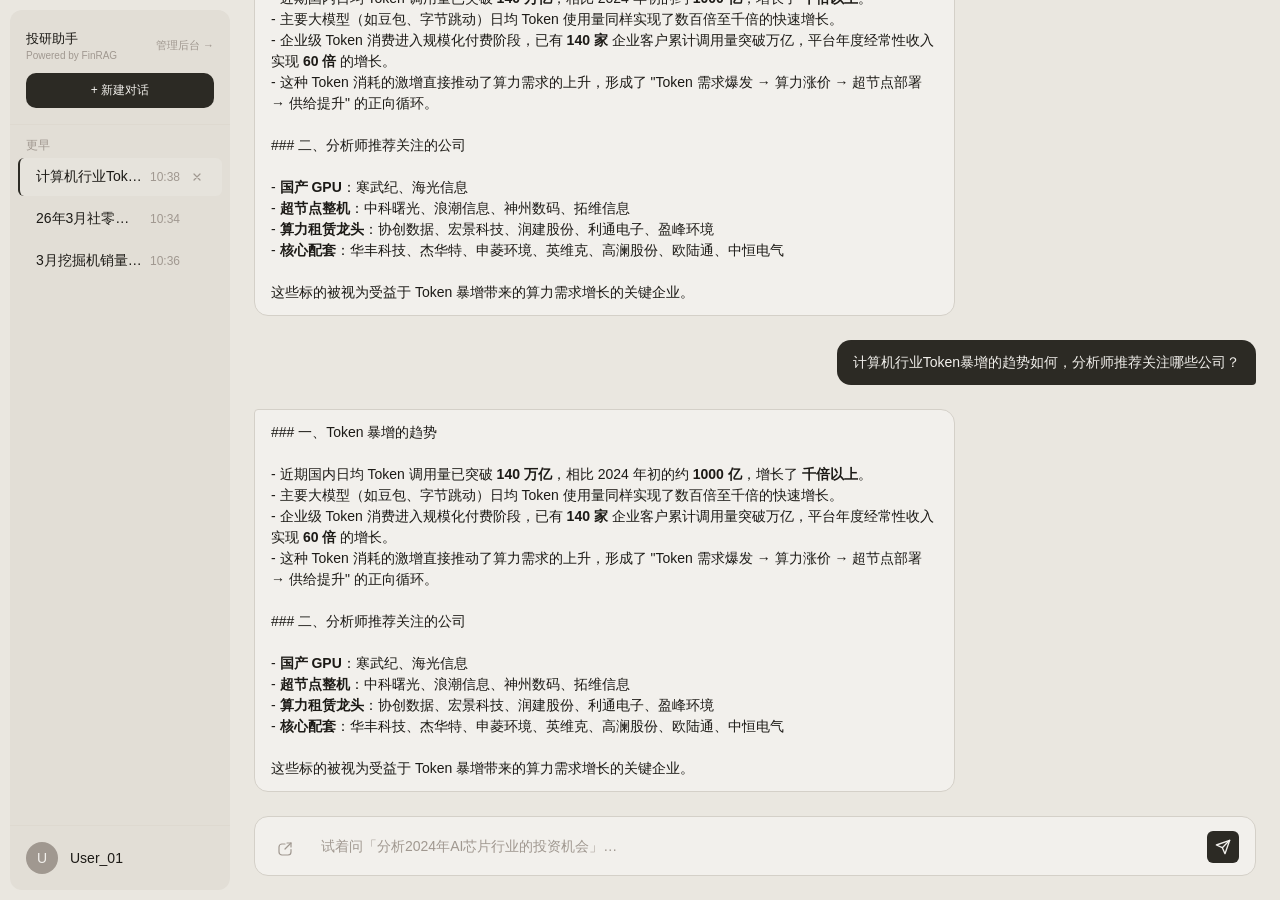
<file: chat/index.html>
<!DOCTYPE html>
<html lang="zh-CN">
<head>
    <meta charset="UTF-8">
    <meta name="viewport" content="width=device-width, initial-scale=1.0">
    <title>FinRAG</title>
    <link rel="icon" type="image/svg+xml" href="/favicon.svg">
    <link rel="stylesheet" href="/assets/shell.css" />
    <style>
        :root {
            --bg-app:        #EAE7E0;
            --bg-sidebar:    #F2F0EC;
            --bg-panel:      #F2F0EC;
            --bg-hover:      #E6E3DC;
            --bg-gray-layer: #E6E3DC;
            --bg-sources:    #F2F0EC;
            --border:        #D4D0C8;
            --border-subtle: #DED9D0;
            --accent:        #2C2A24;
            --accent-light:  #E6E3DC;
            --accent-muted:  #A09890;
            --accent-dark:   #1C1A16;
            --text-primary:  #1C1A16;
            --text-secondary:#4A4640;
            --text-muted:    #A09890;
            --success:       #5C7A58;
            --success-light: #D6E3D4;
            --warning:       #8A7230;
            --warning-light: #F0E8D4;
            --danger:        #8C4040;
            --danger-light:  #F0E2E2;
            --shadow-sm:     none;
            --shadow-md:     none;
            --r-sm: 6px;
            --r-md: 10px;
            --r-lg: 14px;
        }

        * { box-sizing: border-box; margin: 0; padding: 0; box-shadow: none !important; }
        body {
            font-family: -apple-system, "Helvetica Neue", Arial, sans-serif;
            font-weight: 400;
            color: var(--text-primary);
            background-color: var(--bg-app);
            height: 100vh;
            display: flex;
            overflow: hidden;
            font-size: 14px;
        }
        button, input, textarea, select { font-family: inherit; font-size: inherit; outline: none; border: none; background: none; }
        button { cursor: pointer; color: inherit; }
        .font-mono { font-family: "JetBrains Mono", Consolas, monospace; }
        .fw-500 { font-weight: 500; }
        .card { background: var(--bg-panel); border: 0.5px solid var(--border); border-radius: var(--r-lg); box-shadow: var(--shadow-sm); }
        .text-muted { color: var(--text-muted); }

        /* Layout */
        .sidebar {
            width: 220px;
            background: #E2DED6;
            border-radius: 12px;
            margin: 10px 0 10px 10px;
            border: none;
            border-right: none;
            box-shadow: none;
            display: flex;
            flex-direction: column;
            flex-shrink: 0;
            z-index: 10;
        }
        .page-body,
        .chat-main,
        .main-content {
            background: #EAE7E0;
            flex: 1;
            display: flex;
            flex-direction: column;
            position: relative;
            min-width: 0;
        }
        .right-panel {
            width: 240px;
            background: var(--bg-panel);
            border: 0.5px solid var(--border);
            border-radius: 12px;
            margin: 10px 10px 10px 0;
            display: flex;
            flex-direction: column;
            flex-shrink: 0;
        }
        .right-panel.collapsed { display: none; }

        /* Sidebar */
        .sidebar-header { padding: 20px 16px 16px; display: flex; flex-direction: column; gap: 12px; border-bottom: 0.5px solid var(--border-subtle); }
        .sidebar-top { display: flex; align-items: center; justify-content: space-between; }
        .sys-title { font-size: 13px; font-weight: 500; color: var(--text-primary); }
        .admin-link {
            font-size: 11px;
            color: var(--text-muted);
            text-decoration: none;
            padding: 0;
            border: none;
            background: none;
            transition: color 0.15s;
        }
        .admin-link:hover { color: var(--accent); background: none; }
        .btn-new-chat {
            background: #2C2A24;
            color: #F2F0EC;
            padding: 9px 12px;
            border-radius: var(--r-md);
            text-align: center;
            font-size: 12px;
            font-weight: 500;
            transition: background 0.2s;
        }
        .btn-new-chat:hover { background: #1C1A16; }

        .session-list { flex: 1; overflow-y: auto; padding: 12px 0; display: flex; flex-direction: column; gap: 16px; }
        .session-group { display: flex; flex-direction: column; gap: 4px; }
        .group-title { padding: 0 16px; font-size: 12px; color: var(--text-muted); font-weight: 500; }
        .session-item { padding: 10px 16px; margin: 0 8px; border-radius: var(--r-sm); cursor: pointer; display: flex; justify-content: space-between; align-items: center; border-left: 2px solid transparent; }
        .session-item:hover { background: var(--bg-hover); }
        .session-item.active { background: var(--bg-hover); border-left-color: var(--accent); }
        .session-title { overflow: hidden; text-overflow: ellipsis; white-space: nowrap; flex: 1; margin-right: 8px; }
        .session-time { font-size: 12px; color: var(--text-muted); }
        .session-main { display: flex; align-items: center; min-width: 0; flex: 1; }
        .session-actions { display: inline-flex; align-items: center; gap: 6px; margin-left: 8px; }
        .session-delete {
            width: 18px;
            height: 18px;
            border-radius: 4px;
            border: none;
            background: transparent;
            color: var(--text-muted);
            display: inline-flex;
            align-items: center;
            justify-content: center;
            font-size: 12px;
            opacity: 0;
            transition: all 0.15s;
            flex-shrink: 0;
        }
        .session-item:hover .session-delete { opacity: 0; }
        .session-item.active .session-delete { opacity: 1; }
        .session-delete:hover { background: var(--danger-light); color: var(--danger); }

        .user-profile { padding: 16px; border-top: 0.5px solid var(--border-subtle); display: flex; align-items: center; gap: 12px; }
        .avatar { width: 32px; height: 32px; background: var(--accent-muted); border-radius: 50%; display: flex; align-items: center; justify-content: center; color: var(--bg-panel); font-weight: 500; }

        /* Main Content */
        .status-strip { padding:10px 20px; display:flex; align-items:center; gap:8px; border-bottom: 0.5px solid var(--border-subtle); }
        #empty-state {
            flex: 1;
            display: flex;
            flex-direction: column;
            align-items: center;
            justify-content: center;
            padding: 40px;
            --accent: #8B4513;
            --accent-muted: #B8784A;
            --text-primary: #2C2A24;
            --text-muted: #9A9287;
        }
        .empty-title { font-size: 24px; font-weight: 500; color: var(--text-secondary); margin-bottom: 32px; }
        .hero-kicker {
            font-size: 10px;
            color: var(--text-muted);
            letter-spacing: .1em;
            margin-bottom: 12px;
            text-align: center;
        }
        .hero-title {
            font-size: 32px;
            font-weight: 600;
            color: var(--text-primary);
            line-height: 1.35;
            text-align: center;
        }
        .hero-accent {
            color: var(--accent);
        }
        .hero-features {
            display: flex;
            gap: 24px;
            justify-content: center;
            margin-top: 16px;
            flex-wrap: wrap;
        }
        .hero-feature {
            display: flex;
            align-items: center;
            gap: 6px;
            font-size: 12px;
            color: var(--text-muted);
        }
        .hero-feature svg {
            color: var(--accent-muted);
            flex-shrink: 0;
        }
        .hero-example-title {
            font-size: 10px;
            color: #B8B0A8;
            letter-spacing: .06em;
            text-align: center;
            margin-bottom: 12px;
        }
        .suggestion-grid { display: grid; grid-template-columns: repeat(3, minmax(0, 1fr)); gap: 12px; max-width: 900px; width: 100%; }
        @media (max-width: 1024px) {
            .suggestion-grid { grid-template-columns: 1fr 1fr; }
        }
        @media (max-width: 640px) {
            .suggestion-grid { grid-template-columns: 1fr; }
        }
        .suggestion-card {
            padding: 12px 14px;
            background: var(--bg-panel);
            border-radius: 10px;
            border: none;
            box-shadow: none;
            cursor: pointer;
            display: flex;
            flex-direction: column;
            gap: 0;
            transition: background 0.15s;
        }
        .suggestion-card:hover { background: var(--bg-hover); }
        .example-tag {
            font-size: 11px;
            font-weight: 500;
            color: var(--accent);
            margin-bottom: 6px;
        }
        .example-question {
            font-size: 14px;
            font-weight: 500;
            color: var(--text-primary);
            margin-bottom: 6px;
            line-height: 1.4;
        }
        .example-sub {
            font-size: 12px;
            color: var(--text-muted);
            line-height: 1.5;
        }

        #chat-container { flex: 1; overflow-y: auto; padding: 24px; display: none; flex-direction: column; gap: 24px; }

        .message-row { display: flex; width: 100%; }
        .message-row.user { justify-content: flex-end; }

        .bubble { max-width: 70%; padding: 12px 16px; line-height: 1.5; word-break: break-word; }
        .bubble-user { background: #2C2A24; color: #F2F0EC; border-radius: var(--r-lg) var(--r-lg) 4px var(--r-lg); }
        .bubble-ai { background: var(--bg-panel); color: var(--text-primary); border: 0.5px solid var(--border); box-shadow: var(--shadow-sm); border-radius: 4px var(--r-lg) var(--r-lg) var(--r-lg); }

        .ai-footer { margin-top: 8px; padding-top: 8px; border-top: 0.5px solid var(--border-subtle); display: flex; flex-wrap: wrap; gap: 8px; align-items: center; font-size: 12px; }
        .badge { padding: 2px 6px; border-radius: var(--r-sm); background: var(--bg-gray-layer); color: var(--text-secondary); display: inline-flex; align-items: center; }
        .btn-feedback { padding: 2px 4px; border-radius: var(--r-sm); cursor: pointer; transition: background 0.2s; }
        .btn-feedback:hover { background: var(--bg-hover); }
        .btn-sources-toggle { color: var(--accent); font-weight: 500; cursor: pointer; user-select: none; }

        .sources-area { display: none; margin-top: 12px; gap: 8px; flex-direction: column; }
        .sources-area.open { display: flex; }
        .source-card { background: var(--bg-sources); border: 0.5px solid var(--border); border-radius: var(--r-md); padding: 10px 12px; display: flex; align-items: center; gap: 12px; cursor: pointer; }
        .source-card:hover { filter: brightness(0.97); }
        .source-icon { width: 24px; height: 24px; border-radius: 4px; display: flex; align-items: center; justify-content: center; font-size: 12px; color: var(--bg-panel); font-weight: 500; }
        .source-icon.pdf { background: var(--danger); }
        .source-icon.url { background: var(--accent-dark); }
        .source-info { flex: 1; overflow: hidden; }
        .source-title { font-weight: 500; white-space: nowrap; overflow: hidden; text-overflow: ellipsis; font-size: 13px; }
        .source-domain { font-size: 11px; color: var(--text-muted); }
        .source-score { color: var(--success); font-size: 12px; }

        .clarify-grid { display: flex; flex-direction: column; gap: 8px; margin-top: 12px; }
        .clarify-option { background: var(--bg-app); border: 0.5px solid var(--border); border-radius: var(--r-sm); padding: 10px; cursor: pointer; font-size: 13px; }
        .clarify-option:hover { background: var(--accent-light); border-color: var(--accent); }

        .cursor { display: inline-block; width: 6px; height: 14px; background: var(--accent); vertical-align: middle; animation: blink 1s step-end infinite; margin-left: 4px; }
        @keyframes blink { 0%, 100% { opacity: 1; } 50% { opacity: 0; } }

        /* Input Area */
        .input-wrapper { padding: 0 24px 24px; }
        .input-box { background: var(--bg-panel); border: 0.5px solid var(--border); border-radius: var(--r-lg); display: flex; flex-direction: column; padding: 12px 16px; transition: border-color 0.2s; }
        .input-box:focus-within { border-color: var(--accent-muted); }
        .input-row { display: flex; gap: 12px; align-items: flex-end; }
        .btn-attach {
            width: 28px;
            height: 28px;
            border-radius: 7px;
            display: flex;
            align-items: center;
            justify-content: center;
            flex-shrink: 0;
            color: var(--text-muted);
            background: transparent;
            border: none;
            cursor: pointer;
            transition: all 0.15s;
        }
        .btn-attach:hover { background: var(--bg-hover); color: var(--text-primary); }
        .btn-attach.has-image { color: var(--accent); }
        .img-preview-strip {
            display: flex;
            gap: 8px;
            padding: 0 2px 10px;
            flex-wrap: wrap;
        }
        .img-thumb {
            width: 52px;
            height: 52px;
            border-radius: 8px;
            border: 0.5px solid var(--border);
            position: relative;
            overflow: visible;
            flex-shrink: 0;
            cursor: pointer;
        }
        .img-thumb img {
            width: 100%;
            height: 100%;
            object-fit: cover;
            border-radius: 8px;
            display: block;
        }
        .img-thumb-remove {
            position: absolute;
            top: -5px;
            right: -5px;
            width: 16px;
            height: 16px;
            border-radius: 50%;
            background: var(--danger);
            display: flex;
            align-items: center;
            justify-content: center;
            cursor: pointer;
            border: none;
            flex-shrink: 0;
        }
        .img-thumb-remove svg { width: 8px; height: 8px; }
        .bubble-img img {
            max-width: 220px;
            max-height: 160px;
            border-radius: 10px 10px 2px 10px;
            display: block;
            border: 0.5px solid var(--border);
        }
        textarea { flex: 1; resize: none; max-height: 120px; min-height: 20px; line-height: 20px; color: var(--text-primary); }
        textarea::placeholder { color: var(--text-muted); }
        .btn-send {
            background: #2C2A24;
            color: #F2F0EC;
            width: 32px;
            height: 32px;
            border-radius: var(--r-sm);
            display: flex;
            align-items: center;
            justify-content: center;
            flex-shrink: 0;
            transition: background 0.2s;
        }
        .btn-send:hover { background: #1C1A16; }
        .btn-send:disabled { background: var(--bg-gray-layer); color: var(--text-muted); cursor: not-allowed; }

        /* Right Panel */
        .right-header { padding: 16px; font-weight: 500; border-bottom: 0.5px solid var(--border-subtle); display: flex; justify-content: space-between; }
        .btn-close-panel { color: var(--text-muted); cursor: pointer; }
        .right-content { padding: 16px; overflow-y: auto; flex: 1; display: flex; flex-direction: column; gap: 12px; }

        /* Toast */
        .toast-container { position: fixed; top: 20px; left: 50%; transform: translateX(-50%); z-index: 1000; display: flex; flex-direction: column; gap: 8px; }
        .toast { background: var(--bg-panel); border: 0.5px solid var(--danger); color: var(--danger); padding: 10px 16px; border-radius: var(--r-md); box-shadow: var(--shadow-md); font-size: 13px; opacity: 0; animation: fade-in-out 3s ease forwards; }
        @keyframes fade-in-out { 0% { opacity: 0; transform: translateY(-10px); } 10% { opacity: 1; transform: translateY(0); } 90% { opacity: 1; transform: translateY(0); } 100% { opacity: 0; transform: translateY(-10px); } }
    </style>
</head>
<body>

    <aside class="sidebar">
        <div class="sidebar-header">
            <div class="sidebar-top">
                <div>
                    <div class="sys-title">投研助手</div>
                    <div style="font-size:10px; color:var(--text-muted); margin-top:2px;">
                        Powered by FinRAG
                    </div>
                </div>
                <a class="admin-link" href="/knowledge.html">管理后台 →</a>
            </div>
            <button class="btn-new-chat" id="btn-new-chat">+ 新建对话</button>
        </div>
        <div class="session-list" id="session-list"></div>
        <div class="user-profile">
            <div class="avatar">U</div>
            <div class="fw-500">User_01</div>
        </div>
    </aside>

    <main class="main-content">
        <div id="empty-state">
            <div style="text-align:center; margin-bottom:32px;">
                <div class="hero-kicker">投研知识库</div>
                <div class="hero-title">
                    深入每一份<span class="hero-accent">行研报告</span>
                    <br>给你可问答的知识库
                </div>
                <div class="hero-features">
                    <div class="hero-feature">
                        <svg width="15" height="15" viewBox="0 0 24 24" fill="none"
                             stroke="currentColor" stroke-width="2">
                            <path d="M14 2H6a2 2 0 0 0-2 2v16a2 2 0 0 0 2 2h12a2 2 0 0 0 2-2V8z"/>
                            <polyline points="14 2 14 8 20 8"/>
                        </svg>
                        东方财富研报数据库
                    </div>
                    <div class="hero-feature">
                        <svg width="15" height="15" viewBox="0 0 24 24" fill="none"
                             stroke="currentColor" stroke-width="2">
                            <circle cx="11" cy="11" r="8"/>
                            <line x1="21" y1="21" x2="16.65" y2="16.65"/>
                        </svg>
                        覆盖科技、医药、新能源等行业
                    </div>
                    <div class="hero-feature">
                        <svg width="15" height="15" viewBox="0 0 24 24" fill="none"
                             stroke="currentColor" stroke-width="2">
                            <path d="M9 11l3 3L22 4"/>
                            <path d="M21 12v7a2 2 0 0 1-2 2H5a2 2 0 0 1-2-2V5a2 2 0 0 1 2-2h11"/>
                        </svg>
                        答案附带原始报告引用
                    </div>
                </div>
            </div>
            <div style="width:100%; max-width:560px;">
                <div class="hero-example-title">试试这些问题</div>
                <div class="suggestion-grid" id="suggestion-grid"></div>
            </div>
        </div>

        <div id="chat-container"></div>

        <div class="input-wrapper">
            <div class="input-box">
                <div class="img-preview-strip" id="img-preview-strip" style="display:none;"></div>
                <div class="input-row">
                    <button class="btn-attach" id="btn-attach" title="上传图片">
                        <svg width="16" height="16" viewBox="0 0 16 16" fill="none">
                            <path d="M14 8.5V11a3 3 0 0 1-3 3H5a3 3 0 0 1-3-3V6a3 3 0 0 1 3-3h3" stroke="currentColor" stroke-width="1.2" stroke-linecap="round"/>
                            <path d="M10 2h4v4" stroke="currentColor" stroke-width="1.2" stroke-linecap="round" stroke-linejoin="round"/>
                            <path d="M14 2L8 8" stroke="currentColor" stroke-width="1.2" stroke-linecap="round"/>
                        </svg>
                    </button>
                    <input type="file" id="img-file-input" accept="image/*" style="display:none;">
                    <textarea id="chat-input" rows="1" placeholder="试着问「分析2024年AI芯片行业的投资机会」…"></textarea>
                    <button class="btn-send" id="btn-send">
                        <svg width="16" height="16" viewBox="0 0 24 24" fill="none" stroke="currentColor" stroke-width="2" stroke-linecap="round" stroke-linejoin="round"><line x1="22" y1="2" x2="11" y2="13"></line><polygon points="22 2 15 22 11 13 2 9 22 2"></polygon></svg>
                    </button>
                </div>
                <div class="img-hint" id="img-hint" style="display:none; font-size:10px; color:var(--text-muted); text-align:center; padding-top:6px;">
                    支持 JPG、PNG、截图粘贴 · 单张最大 10MB
                </div>
            </div>
        </div>
    </main>

    <aside class="right-panel collapsed" id="right-panel">
        <div class="right-header">
            <span>引用知识源</span>
            <span class="btn-close-panel" id="btn-close-panel">✕</span>
        </div>
        <div class="right-content" id="right-content">
            <div class="text-muted" style="font-size: 12px; text-align: center; margin-top: 20px;">点击聊天中的来源标签查看详情</div>
        </div>
    </aside>

    <div class="toast-container" id="toast-container"></div>

    <script src="/assets/api.js"></script>
    <script src="/assets/shell.js"></script>
    <script>
        // Mock 对话数据（仅用于 demo 展示）
        const MOCK_SESSIONS = [
            {
                id: "af6073f920da416da19f7c6cb03fe2c8",
                title: "计算机行业Token暴增趋势讨论",
                updated_at: "2026-04-25T10:38:45.392614+00:00",
            },
            {
                id: "bbbc612e61664d898aa6600a053496c8",
                title: "26年3月社零数据讨论",
                updated_at: "2026-04-25T10:34:05.024955+00:00",
            },
            {
                id: "d4fa2bd1815c4cc2b90ea552784ee99d",
                title: "3月挖掘机销量数据讨论",
                updated_at: "2026-04-25T10:36:13.116840+00:00",
            },
        ];

        const MOCK_MESSAGES_MAP = {
            "af6073f920da416da19f7c6cb03fe2c8": [
                {
                    id: 76,
                    session_id: "af6073f920da416da19f7c6cb03fe2c8",
                    role: "user",
                    content: "计算机行业Token暴增的趋势如何，分析师推荐关注哪些公司？",
                    created_at: "2026-04-25T10:37:50.969843+00:00",
                },
                {
                    id: 77,
                    session_id: "af6073f920da416da19f7c6cb03fe2c8",
                    role: "assistant",
                    content: "### 一、Token 暴增的趋势  \n\n- 近期国内日均 Token 调用量已突破 **140 万亿**，相比 2024 年初的约 **1000 亿**，增长了 **千倍以上**。  \n- 主要大模型（如豆包、字节跳动）日均 Token 使用量同样实现了数百倍至千倍的快速增长。  \n- 企业级 Token 消费进入规模化付费阶段，已有 **140 家** 企业客户累计调用量突破万亿，平台年度经常性收入实现 **60 倍** 的增长。  \n- 这种 Token 消耗的激增直接推动了算力需求的上升，形成了 \"Token 需求爆发 → 算力涨价 → 超节点部署 → 供给提升\" 的正向循环。\n\n### 二、分析师推荐关注的公司  \n\n- **国产 GPU**：寒武纪、海光信息  \n- **超节点整机**：中科曙光、浪潮信息、神州数码、拓维信息  \n- **算力租赁龙头**：协创数据、宏景科技、润建股份、利通电子、盈峰环境  \n- **核心配套**：华丰科技、杰华特、申菱环境、英维克、高澜股份、欧陆通、中恒电气  \n\n这些标的被视为受益于 Token 暴增带来的算力需求增长的关键企业。",
                    created_at: "2026-04-25T10:38:25.530327+00:00",
                },
                {
                    id: 78,
                    session_id: "af6073f920da416da19f7c6cb03fe2c8",
                    role: "user",
                    content: "计算机行业Token暴增的趋势如何，分析师推荐关注哪些公司？",
                    created_at: "2026-04-25T10:38:38.059717+00:00",
                },
                {
                    id: 79,
                    session_id: "af6073f920da416da19f7c6cb03fe2c8",
                    role: "assistant",
                    content: "### 一、Token 暴增的趋势  \n\n- 近期国内日均 Token 调用量已突破 **140 万亿**，相比 2024 年初的约 **1000 亿**，增长了 **千倍以上**。  \n- 主要大模型（如豆包、字节跳动）日均 Token 使用量同样实现了数百倍至千倍的快速增长。  \n- 企业级 Token 消费进入规模化付费阶段，已有 **140 家** 企业客户累计调用量突破万亿，平台年度经常性收入实现 **60 倍** 的增长。  \n- 这种 Token 消耗的激增直接推动了算力需求的上升，形成了 \"Token 需求爆发 → 算力涨价 → 超节点部署 → 供给提升\" 的正向循环。\n\n### 二、分析师推荐关注的公司  \n\n- **国产 GPU**：寒武纪、海光信息  \n- **超节点整机**：中科曙光、浪潮信息、神州数码、拓维信息  \n- **算力租赁龙头**：协创数据、宏景科技、润建股份、利通电子、盈峰环境  \n- **核心配套**：华丰科技、杰华特、申菱环境、英维克、高澜股份、欧陆通、中恒电气  \n\n这些标的被视为受益于 Token 暴增带来的算力需求增长的关键企业。",
                    created_at: "2026-04-25T10:38:45.392614+00:00",
                },
            ],
            "bbbc612e61664d898aa6600a053496c8": [
                {
                    id: 72,
                    session_id: "bbbc612e61664d898aa6600a053496c8",
                    role: "user",
                    content: "26年3月社零数据增速是多少，消费行业后续的政策催化剂有哪些？",
                    created_at: "2026-04-25T10:33:39.250463+00:00",
                },
                {
                    id: 73,
                    session_id: "bbbc612e61664d898aa6600a053496c8",
                    role: "assistant",
                    content: "**26年3月社零数据增速**  \n- 社会消费品零售总额同比增长 **1.7%**（环比出现 1.1pct 的放缓）。\n\n---\n\n### 消费行业后续的政策催化剂\n\n1. **专项财政资金与国债支持**  \n   - 2026 年将安排 **超长期特别国债 2500 亿元**，用于支持消费品以旧换新。  \n   - 同时设立 **1000 亿元财政金融协同促内需专项资金**，加大对消费需求的财政拉动。\n\n2. **服务消费政策陆续出台**  \n   - \"十五五\"规划及 2026 年政府工作报告均把 **扩大内需、提升服务消费** 放在首位。  \n   - 相关政策包括对高技术、现代服务业的引导，以及对服务业质量提升的专项扶持。\n\n3. **《关于推进服务业扩能提质的意见》**（2026‑04‑21）  \n   - 目标到 2030 年服务业规模突破 **100 万亿元**，强调 **科技服务支撑、软件与信息服务创新**，为服务业提供长期增长动能。\n\n4. **消费补贴与稳收入政策**  \n   - 短期将通过 **补贴类政策**（如以旧换新补贴）刺激消费。  \n   - 中长期则侧重 **稳收入、提升居民消费信心** 的政策体系，帮助消费回暖进入螺旋上升阶段。\n\n5. **行业细分方向的政策倾斜**  \n   - 对 **新消费赛道**（潮玩、黄金珠宝、新茶饮等）以及 **顺周期赛道**（白酒、餐酒旅、服务消费公司）提供政策支持，形成差异化的增长驱动。\n\n这些政策组合形成了从财政资金、专项债务、宏观规划到行业细分的多层次催化体系，预计将在 2026 年后持续推动消费需求回升。",
                    created_at: "2026-04-25T10:34:05.024955+00:00",
                },
            ],
            "d4fa2bd1815c4cc2b90ea552784ee99d": [
                {
                    id: 74,
                    session_id: "d4fa2bd1815c4cc2b90ea552784ee99d",
                    role: "user",
                    content: "3月挖掘机销量数据如何，工程机械行业当前的投资评级是什么？",
                    created_at: "2026-04-25T10:35:30.716322+00:00",
                },
                {
                    id: 75,
                    session_id: "d4fa2bd1815c4cc2b90ea552784ee99d",
                    role: "assistant",
                    content: "## 3 月挖掘机销量概况  \n\n- **总销量**：2026 年 3 月挖掘机销量为 **37 402 台**。  \n- **同比增长**：较 2025 年同月增长 **26.40 %**。  \n- **环比增长**：较 2026 年 2 月环比提升 **117.13 %**。  \n\n### 细分市场  \n| 区域 | 销量（台） | 同比增速 | 环比增速 |\n|------|------------|----------|----------|\n| 国内 | 24 101 | 23.49 % | 256.79 % |\n| 出口 | 13 301 | 32.05 % | 27.03 % |\n\n- **出口占比**：约 **35.56 %**（出口 13 301 台 / 总销量 37 402 台）。  \n- **行业景气度**：2026 年第一季度累计销量 73 336 台，同比增长 19.49 %，显示行业整体回升。\n\n## 工程机械行业的投资评级现状  \n\n当前可用的材料仅提供了行业投资评级的定义（如\"强于大市\"\"同步大市\"\"弱于大市\"），但未给出针对工程机械行业的具体评级结论。因此，**没有可引用的明确评级** 可供报告。若需最新评级，请参考后续的行业研究报告或评级机构的最新发布。",
                    created_at: "2026-04-25T10:36:13.116840+00:00",
                },
            ],
        };

        const Api = {
            user: 'api_user',
            _toSessionView(row) {
                const updatedAt = row.updated_at || row.created_at;
                const dt = new Date(updatedAt);
                const valid = !Number.isNaN(dt.getTime());
                const now = new Date();
                const todayStart = new Date(now.getFullYear(), now.getMonth(), now.getDate());
                const msgDayStart = valid ? new Date(dt.getFullYear(), dt.getMonth(), dt.getDate()) : todayStart;
                const diffDays = Math.floor((todayStart.getTime() - msgDayStart.getTime()) / (24 * 60 * 60 * 1000));
                let group = '更早';
                if (diffDays <= 0) group = '今天';
                else if (diffDays === 1) group = '昨天';
                const time = valid
                    ? dt.toLocaleTimeString('zh-CN', { hour: '2-digit', minute: '2-digit' })
                    : '--:--';
                return {
                    id: row.id,
                    title: row.title || '新对话',
                    time,
                    group,
                    updated_at: updatedAt,
                };
            },
            async getSessions() {
                return MOCK_SESSIONS.map(item => this._toSessionView(item));
            },
            async createSession(title = '新对话') {
                const newId = 'mock_' + Date.now() + '_' + Math.random().toString(36).slice(2);
                const newSession = {
                    id: newId,
                    title: title,
                    updated_at: new Date().toISOString(),
                };
                MOCK_SESSIONS.unshift(newSession);
                MOCK_MESSAGES_MAP[newId] = [];
                return this._toSessionView(newSession);
            },
            async renameSession(sessionId, title) {
                const session = MOCK_SESSIONS.find(s => s.id === sessionId);
                if (session) session.title = title;
                return this._toSessionView(session || { id: sessionId, title, updated_at: new Date().toISOString() });
            },
            async deleteSession(sessionId) {
                const idx = MOCK_SESSIONS.findIndex(s => s.id === sessionId);
                if (idx !== -1) {
                    MOCK_SESSIONS.splice(idx, 1);
                    delete MOCK_MESSAGES_MAP[sessionId];
                }
            },
            async getMessages(sessionId) {
                return MOCK_MESSAGES_MAP[sessionId] || [];
            },
            async getSampleQuestions() {
                return EXAMPLE_QUESTIONS.map(q => q.question);
            },
            async getHealth() {
                return { status: 'ok' };
            },
            async getKnowledgeBases() {
                return [
                    { id: 'tech', name: '科技', document_count: 1 },
                    { id: 'medical', name: '医药', document_count: 1 },
                    { id: 'energy', name: '新能源', document_count: 1 },
                    { id: 'finance', name: '金融', document_count: 1 },
                    { id: 'consumer', name: '消费', document_count: 1 },
                ];
            },
            async getDecision(question) {
                return { kb_id: null, kb_name: null, intent: null, route: 'qa' };
            },
            startChatSSE(question, sessionId, imageBase64 = null) {
                // Demo 模式：返回模拟 SSE 流
                const mockAnswer = "抱歉，Demo 模式下暂不支持实时对话。请在管理后台查看已生成的研报问答示例。";
                const stream = {
                    reader: null,
                    cancel: () => {},
                };
                // 模拟异步返回
                setTimeout(() => {
                    if (window.__mockSSECallback) {
                        window.__mockSSECallback(mockAnswer);
                    }
                }, 500);
                return stream;
            },
            async submitFeedback() { return { success: true }; }
        };

        function showToast(msg) {
            const container = document.getElementById('toast-container');
            const toast = document.createElement('div');
            toast.className = 'toast';
            toast.innerText = msg;
            container.appendChild(toast);
            setTimeout(() => { if (toast.parentNode) toast.remove(); }, 3000);
        }

        const EXAMPLE_QUESTIONS = [
            {
                tag: "消费",
                question: "26年3月社零数据增速是多少，消费行业后续的政策催化剂有哪些？",
                sub: "社会零售总额趋势分析及政策影响评估",
            },
            {
                tag: "新能源",
                question: "3月挖掘机销量数据如何，工程机械行业当前的投资评级是什么？",
                sub: "工程机械销售数据与行业投资评级展望",
            },
            {
                tag: "科技",
                question: "计算机行业Token暴增的趋势如何，分析师推荐关注哪些公司？",
                sub: "AI时代下计算机产业链投资机会梳理",
            },
        ];

        const SessionManager = {
            currentSessionId: null,
            sessions: [],
            async init() {
                try {
                    this.sessions = await Api.getSessions();
                    if (this.sessions.length > 0) {
                        this.currentSessionId = this.sessions[0].id;
                        // 如果有历史会话，立即加载该会话的聊天内容并切换到聊天状态
                        UIController.switchToChatState();
                        document.getElementById('chat-container').innerHTML = '';
                        try {
                            const messages = await Api.getMessages(this.currentSessionId);
                            messages.forEach(msg => {
                                if (msg.role === 'user') MessageRenderer.appendUser(msg.content);
                                else MessageRenderer.appendAI(msg.content);
                            });
                            if (messages.length === 0) UIController.switchToEmptyState();
                        } catch (err) {
                            UIController.switchToEmptyState();
                        }
                    }
                    this.renderList();
                } catch (e) {
                    showToast("加载会话失败");
                }
            },
            async createNewSession(switchView = true) {
                const created = await Api.createSession('新对话');
                this.currentSessionId = created.id;
                this.sessions.unshift(created);
                this.renderList();
                if (switchView) {
                    UIController.switchToEmptyState();
                }
                // 清空聊天容器
                document.getElementById('chat-container').innerHTML = '';
                return created.id;
            },
            async switchSession(id) {
                if (!id) return;
                this.currentSessionId = id;
                UIController.switchToChatState();
                document.getElementById('chat-container').innerHTML = '';
                try {
                    const messages = await Api.getMessages(id);
                    messages.forEach(msg => {
                        if (msg.role === 'user') MessageRenderer.appendUser(msg.content);
                        else MessageRenderer.appendAI(msg.content);
                    });
                    if (messages.length === 0) UIController.switchToEmptyState();
                } catch (err) {
                    showToast(`加载历史失败: ${err.message}`);
                }
                this.renderList();
            },
            async deleteSession(id) {
                if (!id) return;
                const target = this.sessions.find(item => item.id === id);
                const title = target && target.title ? target.title : '该会话';
                const ok = window.confirm(`确认删除会话「${title}」吗？此操作不可恢复。`);
                if (!ok) return;

                try {
                    await Api.deleteSession(id);
                    this.sessions = this.sessions.filter(item => item.id !== id);
                    const wasCurrent = this.currentSessionId === id;
                    if (wasCurrent) {
                        if (this.sessions.length > 0) {
                            await this.switchSession(this.sessions[0].id);
                        } else {
                            this.currentSessionId = null;
                            UIController.switchToEmptyState();
                            // 清空聊天容器
                            document.getElementById('chat-container').innerHTML = '';
                            this.renderList();
                        }
                    } else {
                        this.renderList();
                    }
                    showToast("会话已删除");
                } catch (err) {
                    showToast(`删除失败: ${err.message}`);
                }
            },
            async upsertFromQuestion(question) {
                const short = question.length > 24 ? `${question.slice(0, 24)}...` : question;
                try {
                    this.sessions = await Api.getSessions();
                } catch (_) {
                    const current = this.sessions.find(item => item.id === this.currentSessionId);
                    if (current && current.title === '新对话') {
                        // 降级：仅当后端标题更新接口不可用时，前端使用截断标题兜底。
                        try {
                            const updated = await Api.renameSession(current.id, short);
                            if (updated) {
                                const idx = this.sessions.findIndex(item => item.id === current.id);
                                if (idx >= 0) this.sessions[idx] = updated;
                            }
                        } catch (_) {}
                    }
                }
                this.renderList();
            },
            renderList() {
                const listEl = document.getElementById('session-list');
                listEl.innerHTML = '';
                
                // 空会话列表引导
                if (this.sessions.length === 0) {
                    const emptyDiv = document.createElement('div');
                    emptyDiv.style.padding = '40px 16px';
                    emptyDiv.style.textAlign = 'center';
                    emptyDiv.style.color = 'var(--text-muted)';
                    emptyDiv.style.fontSize = '13px';
                    emptyDiv.innerHTML = `
                        <div style="margin-bottom: 8px;">暂无会话</div>
                        <div style="font-size: 12px;">点击「新建对话」开始</div>
                    `;
                    listEl.appendChild(emptyDiv);
                    return;
                }
                
                const groups = {};
                this.sessions.forEach(s => { if (!groups[s.group]) groups[s.group] = []; groups[s.group].push(s); });
                for (const [groupName, items] of Object.entries(groups)) {
                    const groupDiv = document.createElement('div');
                    groupDiv.className = 'session-group';
                    groupDiv.innerHTML = `<div class="group-title">${groupName}</div>`;
                    items.forEach(item => {
                        const itemDiv = document.createElement('div');
                        itemDiv.className = `session-item ${this.currentSessionId === item.id ? 'active' : ''}`;
                        itemDiv.onclick = () => { this.switchSession(item.id); };
                        itemDiv.innerHTML = `
                            <div class="session-main">
                                <div class="session-title">${item.title}</div>
                                <div class="session-time">${item.time}</div>
                            </div>
                            <div class="session-actions">
                                <button class="session-delete" title="删除会话">
                                    <svg width="10" height="10" viewBox="0 0 10 10" fill="none" aria-hidden="true" focusable="false">
                                        <path d="M2 2L8 8M8 2L2 8" stroke="currentColor" stroke-width="1.2" stroke-linecap="round"/>
                                    </svg>
                                </button>
                            </div>
                        `;
                        const deleteBtn = itemDiv.querySelector('.session-delete');
                        if (deleteBtn) {
                            deleteBtn.onclick = (e) => {
                                e.stopPropagation();
                                this.deleteSession(item.id);
                            };
                        }
                        groupDiv.appendChild(itemDiv);
                    });
                    listEl.appendChild(groupDiv);
                }
            }
        };

        const STRATEGY_LABEL_MAP = {
            kb_search: '知识库检索',
            directed_global_mix: '定向全局混合',
            global: '全局检索',
            directed: '定向检索',
            hybrid: '混合检索',
            directed_only: '定向检索',
            global_only: '全局检索',
            mix: '定向全局混合',
            fallback: '全局检索',
            clarify: '需要澄清',
            system: '系统回答',
            system_only: '系统回答',
            vision_only: '视觉理解',
            vision_kb: '视觉检索',
            basic: '全局检索',
            multiquery: '定向全局混合',
        };

        const MessageRenderer = {
            container: document.getElementById('chat-container'),
            renderMarkdown(text) {
                const escaped = this.escapeHTML(String(text ?? ''));
                return escaped
                    .replace(/\*\*(.+?)\*\*/g, '<strong>$1</strong>')
                    .replace(/\n/g, '<br/>');
            },
            appendUser(text) {
                const row = document.createElement('div');
                row.className = 'message-row user';
                row.innerHTML = `<div class="bubble bubble-user">${this.escapeHTML(text)}</div>`;
                this.container.appendChild(row);
                this.scrollToBottom();
            },
            appendUserWithImage(text, imageDataUrl) {
                const row = document.createElement('div');
                row.className = 'message-row user';
                const imgHtml = imageDataUrl ? `
                    <div class="bubble-img">
                        <img src="${imageDataUrl}" alt="上传图片">
                    </div>
                ` : '';
                const textHtml = text ? `
                    <div class="bubble bubble-user">${this.escapeHTML(text)}</div>
                ` : '';
                row.innerHTML = `<div style="display:flex;flex-direction:column;align-items:flex-end;gap:6px;">${imgHtml}${textHtml}</div>`;
                this.container.appendChild(row);
                this.scrollToBottom();
            },
            appendAI(text) {
                const row = document.createElement('div');
                row.className = 'message-row ai';
                row.innerHTML = `<div class="bubble bubble-ai"><div class="ai-content">${this.renderMarkdown(text)}</div></div>`;
                this.container.appendChild(row);
                this.scrollToBottom();
            },
            createAIMessageNode() {
                const id = 'msg_' + Date.now();
                const row = document.createElement('div');
                row.className = 'message-row ai';
                row.id = id;
                row.innerHTML = `<div class="bubble bubble-ai"><div class="ai-content" data-raw=""><span class="cursor"></span></div></div>`;
                this.container.appendChild(row);
                this.scrollToBottom();
                return id;
            },
            updateAIToken(msgId, token) {
                const msgNode = document.getElementById(msgId);
                if (!msgNode) return;
                const contentNode = msgNode.querySelector('.ai-content');
                const cursor = contentNode.querySelector('.cursor');
                if (cursor) cursor.remove();
                const previousRaw = contentNode.dataset.raw || '';
                const nextRaw = previousRaw + token;
                contentNode.dataset.raw = nextRaw;
                contentNode.innerHTML = this.renderMarkdown(nextRaw);
                contentNode.innerHTML += '<span class="cursor"></span>';
                this.scrollToBottom();
            },
            setAIFinished(msgId) {
                const msgNode = document.getElementById(msgId);
                if (!msgNode) return;
                const cursor = msgNode.querySelector('.cursor');
                if (cursor) cursor.remove();
            },
            setAIMeta(msgId, meta) {
                const msgNode = document.getElementById(msgId);
                if (!msgNode) return;
                const bubble = msgNode.querySelector('.bubble-ai');
                const oldFooter = bubble.querySelector('.ai-footer');
                if (oldFooter) oldFooter.remove();
                const intentLabel = {
                    unknown: '未知意图',
                    knowledge: '知识库问答',
                    system: '系统问题',
                    query: '检索问答',
                    chat: '闲聊',
                }[meta.intent] || (meta.intent && meta.intent !== '-' ? meta.intent : '通用问答');
                const routeKey = String(meta.route || '').trim();
                const routeLabel = STRATEGY_LABEL_MAP[routeKey] || routeKey || '-';
                const isVision = Boolean(meta.is_vision);
                const footer = document.createElement('div');
                footer.className = 'ai-footer';
                if (isVision) {
                    footer.innerHTML = `
                        <span style="font-size:10px;padding:2px 6px;background:var(--accent-light);color:var(--accent-dark);border-radius:4px;">Vision</span>
                        <span style="font-size:10px;color:var(--text-muted);">Qwen3-VL · ${meta.latency_ms}ms</span>
                        <span style="font-size:10px; color:var(--text-muted);">·</span>
                        <span style="font-size:10px; color:var(--text-muted);">策略: ${routeLabel}</span>
                        <span class="btn-feedback" onclick="UIController.handleFeedback('${msgId}', 'up')">有帮助</span>
                        <span class="btn-feedback" onclick="UIController.handleFeedback('${msgId}', 'down')">不准确</span>
                    `;
                } else {
                    footer.innerHTML = `
                        <span style="font-size:10px; color:var(--text-muted);">意图: ${intentLabel}</span>
                        <span style="font-size:10px; color:var(--text-muted);">·</span>
                        <span style="font-size:10px; color:var(--text-muted);">策略: ${routeLabel}</span>
                        <span class="text-muted font-mono" style="margin-left:auto; font-size:10px;">${meta.latency_ms}ms</span>
                        <span class="btn-feedback" onclick="UIController.handleFeedback('${msgId}', 'up')">有帮助</span>
                        <span class="btn-feedback" onclick="UIController.handleFeedback('${msgId}', 'down')">不准确</span>
                    `;
                }
                bubble.appendChild(footer);
                this.scrollToBottom();
            },
            setAISources(msgId, sources) {
                const msgNode = document.getElementById(msgId);
                if (!msgNode) return;
                const bubble = msgNode.querySelector('.bubble-ai');
                const footer = bubble.querySelector('.ai-footer');
                if (footer && sources.chunks && sources.chunks.length > 0) {
                    const toggleBtn = document.createElement('span');
                    toggleBtn.className = 'btn-sources-toggle';
                    toggleBtn.innerText = `[引用 ${sources.chunks.length} 个来源]`;
                    footer.insertBefore(toggleBtn, footer.querySelector('.font-mono'));
                    const sourceArea = document.createElement('div');
                    sourceArea.className = 'sources-area';
                    sources.chunks.forEach(src => {
                        const card = document.createElement('div');
                        card.className = 'source-card';
                        card.onclick = () => UIController.openRightPanel(src);
                        card.innerHTML = `
                            <div class="source-icon ${src.type.toLowerCase()}">${src.type}</div>
                            <div class="source-info">
                                <div class="source-title">${src.title}</div>
                                <div class="source-domain" style="margin-top:2px;">
                                    ${src.domain}
                                    <span style="margin-left:8px; color:var(--success);" class="font-mono">相关度 ${src.score}</span>
                                </div>
                            </div>
                        `;
                        sourceArea.appendChild(card);
                    });
                    bubble.appendChild(sourceArea);
                    toggleBtn.onclick = () => { sourceArea.classList.toggle('open'); this.scrollToBottom(); };
                }
            },
            showClarification(msgId, options) {
                const msgNode = document.getElementById(msgId);
                if (!msgNode) return;
                const bubble = msgNode.querySelector('.bubble-ai');
                const grid = document.createElement('div');
                grid.className = 'clarify-grid';
                options.forEach(opt => {
                    const btn = document.createElement('div');
                    btn.className = 'clarify-option card';
                    btn.innerText = opt;
                    btn.onclick = () => { grid.style.opacity = '0.5'; grid.style.pointerEvents = 'none'; UIController.sendQuestion(opt); };
                    grid.appendChild(btn);
                });
                bubble.appendChild(grid);
                this.scrollToBottom();
            },
            scrollToBottom() { this.container.scrollTop = this.container.scrollHeight; },
            escapeHTML(str) {
                return str.replace(/[&<>'"]/g, tag => ({ '&': '&amp;', '<': '&lt;', '>': '&gt;', "'": '&#39;', '"': '&quot;' }[tag]));
            }
        };

        const StreamHandler = {
            isStreaming: false,
            async startStream(question, domain, sessionId, imageBase64 = null) {
                if (this.isStreaming) return;
                this.isStreaming = true;
                UIController.setSendButtonState(false);
                const streamFallbackMessage = '服务中断，请重试。';
                const msgId = MessageRenderer.createAIMessageNode();
                const streamStartMs = Date.now();
                let finalLatencyMs = 0;
                let latestDecision = null;
                let finished = false;
                let eventSource = null;
                const hasRenderedText = () => {
                    const msgNode = document.getElementById(msgId);
                    if (!msgNode) return false;
                    const contentNode = msgNode.querySelector('.ai-content');
                    if (!contentNode) return false;
                    const raw = String(contentNode.dataset.raw || '').trim();
                    if (raw) return true;
                    const plain = String(contentNode.textContent || '').replace(/\s+/g, '').trim();
                    return plain.length > 0;
                };
                const tryRecoverFromHistory = async () => {
                    if (!sessionId) return false;
                    try {
                        const messages = await Api.getMessages(sessionId);
                        if (!Array.isArray(messages) || messages.length < 2) return false;
                        const last = messages[messages.length - 1];
                        const prev = messages[messages.length - 2];
                        const isCurrentQuestion = prev && prev.role === 'user' && prev.content === question;
                        if (isCurrentQuestion && last && last.role === 'assistant' && last.content) {
                            MessageRenderer.updateAIToken(msgId, String(last.content));
                            return true;
                        }
                    } catch (_) {}
                    return false;
                };
                const ensureFallbackVisible = async () => {
                    const recovered = await tryRecoverFromHistory();
                    if (!recovered && !hasRenderedText()) {
                        MessageRenderer.updateAIToken(msgId, streamFallbackMessage);
                    }
                };
                const renderMetaIfReady = () => {
                    if (!latestDecision) return;
                    const intentObj = latestDecision.intent || {};
                    const intent = intentObj.intent_label || intentObj.intent_type || '-';
                    const elapsedMs = Date.now() - streamStartMs;
                    const strategy = String(latestDecision.strategy || '-');
                    MessageRenderer.setAIMeta(msgId, {
                        intent: String(intent),
                        route: strategy,
                        latency_ms: Number(finalLatencyMs || elapsedMs || 0),
                        is_vision: strategy === 'vision_only' || strategy === 'vision_kb',
                    });
                };
                const finish = () => {
                    if (finished) return;
                    finished = true;
                    MessageRenderer.setAIFinished(msgId);
                    this.isStreaming = false;
                    UIController.setSendButtonState(true);
                    Api.getSessions()
                        .then(rows => {
                            SessionManager.sessions = rows;
                            SessionManager.renderList();
                        })
                        .catch(() => {});
                };
                try {
                    const decisionPromise = Api.getDecision(question).catch(() => null);
                    eventSource = Api.startChatSSE(question, sessionId, imageBase64);

                    eventSource.onmessage = (evt) => {
                        let payload = {};
                        try {
                            payload = JSON.parse(evt.data || '{}');
                        } catch (_) {}
                        const chunk = typeof payload.chunk === 'string' ? payload.chunk : '';
                        if (chunk) MessageRenderer.updateAIToken(msgId, chunk);
                        if (payload.done === true) {
                            finalLatencyMs = Number(payload.total_latency_ms || payload.latency_ms || 0);
                            renderMetaIfReady();
                            eventSource.close();
                            finish();
                        }
                    };
                    eventSource.onerror = async () => {
                        if (finished) return;
                        eventSource.close();
                        await ensureFallbackVisible();
                        renderMetaIfReady();
                        showToast("网络请求失败或流式中断，请检查网络连接后重试");
                        finish();
                    };

                    const decision = await decisionPromise;
                    if (decision) {
                        latestDecision = decision;
                        renderMetaIfReady();
                        if (decision.strategy === 'clarify' && Array.isArray(decision.candidates) && decision.candidates.length) {
                            MessageRenderer.showClarification(msgId, decision.candidates);
                        }
                    }
                } catch (e) {
                    showToast(`网络请求失败: ${e.message || '未知错误'}`);
                    if (eventSource) eventSource.close();
                    await ensureFallbackVisible();
                    renderMetaIfReady();
                    finish();
                }
            }
        };

        const UIController = {
            inputEl: document.getElementById('chat-input'),
            sendBtn: document.getElementById('btn-send'),
            statusStripText: document.getElementById('status-strip-text'),
            statusStripDot: document.getElementById('status-strip-dot'),
            rightPanel: document.getElementById('right-panel'),
            pendingImage: null,
            async init() {
                await SessionManager.init();
                this.bindEvents();
                await this.loadRuntimeStatus();
                await this.loadSamples();
            },
            async loadRuntimeStatus() {
                const [healthResult] = await Promise.allSettled([Api.getHealth()]);
                const health = healthResult.status === 'fulfilled' ? healthResult.value : null;
                const serviceOk = Boolean(health && health.status === 'ok');

                if (this.statusStripText) {
                    const serviceText = serviceOk ? '服务正常' : '服务异常';
                    this.statusStripText.textContent = `${serviceText} · 47 份行研报告 · 5 个行业`;
                }
                if (this.statusStripDot) {
                    this.statusStripDot.style.background = serviceOk ? 'var(--accent-muted)' : 'var(--danger)';
                }
            },
            bindEvents() {
                document.getElementById('btn-new-chat').onclick = () => { SessionManager.createNewSession(); };
                this.inputEl.addEventListener('input', () => {
                    this.inputEl.style.height = 'auto';
                    this.inputEl.style.height = Math.min(this.inputEl.scrollHeight, 120) + 'px';
                });
                this.inputEl.addEventListener('keydown', (e) => {
                    if (e.key === 'Enter' && !e.shiftKey) { e.preventDefault(); this.handleSend(); }
                });
                this.sendBtn.onclick = () => this.handleSend();
                document.getElementById('btn-close-panel').onclick = () => this.rightPanel.classList.add('collapsed');
                this.initImageUpload();
            },
            initImageUpload() {
                const attachBtn = document.getElementById('btn-attach');
                const fileInput = document.getElementById('img-file-input');
                const inputBox = document.querySelector('.input-box');
                if (!attachBtn || !fileInput || !inputBox) return;

                attachBtn.onclick = () => fileInput.click();
                fileInput.addEventListener('change', (e) => {
                    const target = e.target;
                    const file = target && target.files ? target.files[0] : null;
                    if (file) this.handleImageFile(file);
                    fileInput.value = '';
                });

                document.addEventListener('paste', (e) => {
                    if (!e.clipboardData) return;
                    const items = Array.from(e.clipboardData.items || []);
                    const imgItem = items.find(item => item.type.startsWith('image/'));
                    if (!imgItem) return;
                    const file = imgItem.getAsFile();
                    if (file) this.handleImageFile(file);
                });

                inputBox.addEventListener('dragover', (e) => {
                    e.preventDefault();
                    inputBox.style.borderColor = 'var(--accent-muted)';
                });
                inputBox.addEventListener('dragleave', () => {
                    inputBox.style.borderColor = '';
                });
                inputBox.addEventListener('drop', (e) => {
                    e.preventDefault();
                    inputBox.style.borderColor = '';
                    const file = e.dataTransfer && e.dataTransfer.files ? e.dataTransfer.files[0] : null;
                    if (file && file.type.startsWith('image/')) this.handleImageFile(file);
                });
            },
            handleImageFile(file) {
                if (file.size > 10 * 1024 * 1024) {
                    const sizeMB = (file.size / (1024 * 1024)).toFixed(1);
                    showToast(`图片大小为 ${sizeMB}MB，超过10MB限制`);
                    return;
                }
                const reader = new FileReader();
                reader.onload = (e) => {
                    const target = e.target;
                    const dataUrl = target && typeof target.result === 'string' ? target.result : '';
                    if (!dataUrl) return;
                    this.pendingImage = { dataUrl, file };
                    this.renderImagePreview(dataUrl);
                };
                reader.readAsDataURL(file);
            },
            renderImagePreview(dataUrl) {
                const strip = document.getElementById('img-preview-strip');
                const hint = document.getElementById('img-hint');
                const attachBtn = document.getElementById('btn-attach');
                if (!strip || !hint || !attachBtn) return;
                strip.innerHTML = `
                    <div class="img-thumb">
                        <img src="${dataUrl}" alt="预览">
                        <button class="img-thumb-remove" id="img-remove-btn">
                            <svg viewBox="0 0 8 8" fill="none">
                                <path d="M1.5 1.5L6.5 6.5M6.5 1.5L1.5 6.5" stroke="white" stroke-width="1.2" stroke-linecap="round"/>
                            </svg>
                        </button>
                    </div>
                `;
                strip.style.display = 'flex';
                hint.style.display = 'block';
                attachBtn.classList.add('has-image');
                const removeBtn = document.getElementById('img-remove-btn');
                if (removeBtn) removeBtn.onclick = () => this.clearImage();
            },
            clearImage() {
                this.pendingImage = null;
                const strip = document.getElementById('img-preview-strip');
                const hint = document.getElementById('img-hint');
                const attachBtn = document.getElementById('btn-attach');
                if (strip) {
                    strip.style.display = 'none';
                    strip.innerHTML = '';
                }
                if (hint) hint.style.display = 'none';
                if (attachBtn) attachBtn.classList.remove('has-image');
            },
            async loadSamples() {
                try {
                    const grid = document.getElementById('suggestion-grid');
                    grid.innerHTML = '';
                    EXAMPLE_QUESTIONS.forEach((item) => {
                        const card = document.createElement('div');
                        card.className = 'suggestion-card';
                        card.innerHTML = `
                            <div class="example-tag">${item.tag}</div>
                            <div class="example-question">${item.question}</div>
                            <div class="example-sub">${item.sub}</div>
                        `;
                        card.onclick = () => this.sendQuestion(item.question);
                        grid.appendChild(card);
                    });
                } catch (e) {}
            },
            switchToChatState() {
                document.getElementById('empty-state').style.display = 'none';
                document.getElementById('chat-container').style.display = 'flex';
            },
            switchToEmptyState() {
                document.getElementById('chat-container').style.display = 'none';
                document.getElementById('empty-state').style.display = 'flex';
                document.getElementById('chat-container').innerHTML = '';
                this.rightPanel.classList.add('collapsed');
            },
            async handleSend() {
                // Demo 模式：提示用户暂不支持对话
                showToast('Demo 暂不支持回复', 'info');
            },
            async sendQuestion(text) {
                if (!SessionManager.currentSessionId) {
                    await SessionManager.createNewSession(false);
                }
                const sessionId = SessionManager.currentSessionId;
                this.switchToChatState();
                const imageDataUrl = this.pendingImage ? this.pendingImage.dataUrl : null;
                const imageBase64 = imageDataUrl && imageDataUrl.includes(',')
                    ? imageDataUrl.split(',')[1]
                    : imageDataUrl;
                const normalizedText = text || (imageDataUrl ? '请帮我分析这张图片' : text);
                if (imageDataUrl) MessageRenderer.appendUserWithImage(normalizedText, imageDataUrl);
                else MessageRenderer.appendUser(normalizedText);
                if (this.pendingImage) this.clearImage();
                await SessionManager.upsertFromQuestion(normalizedText);
                StreamHandler.startStream(normalizedText, 'general', sessionId, imageBase64);
            },
            setSendButtonState(enabled) { this.sendBtn.disabled = !enabled; },
            openRightPanel(source) {
                this.rightPanel.classList.remove('collapsed');
                const content = document.getElementById('right-content');
                // 清空右面板内容
                content.innerHTML = '';
                const detail = document.createElement('div');
                detail.className = 'card';
                detail.style.padding = '12px';
                detail.innerHTML = `
                    <div style="font-weight: 500; margin-bottom: 8px;">${source.title}</div>
                    <div class="text-muted" style="font-size: 12px; margin-bottom: 8px;">来源: ${source.domain}</div>
                    <div class="font-mono text-muted" style="font-size: 11px;">相关度得分: ${source.score}</div>
                    <hr style="border: 0; border-top: 0.5px solid var(--border-subtle); margin: 8px 0;"/>
                    <div style="font-size: 13px; color: var(--text-secondary); line-height: 1.5;">此处为知识源分块（Chunk）的具体上下文内容展示区域，包含匹配到的文本段落...</div>
                `;
                content.prepend(detail);
            },
            async handleFeedback(msgId, type) {
                try { await Api.submitFeedback(msgId, type); showToast(type === 'up' ? '感谢您的正面反馈' : '已记录您的问题反馈'); }
                catch(e) {}
            }
        };

        document.addEventListener('DOMContentLoaded', () => UIController.init());
    </script>
</body>
</html>
</file>
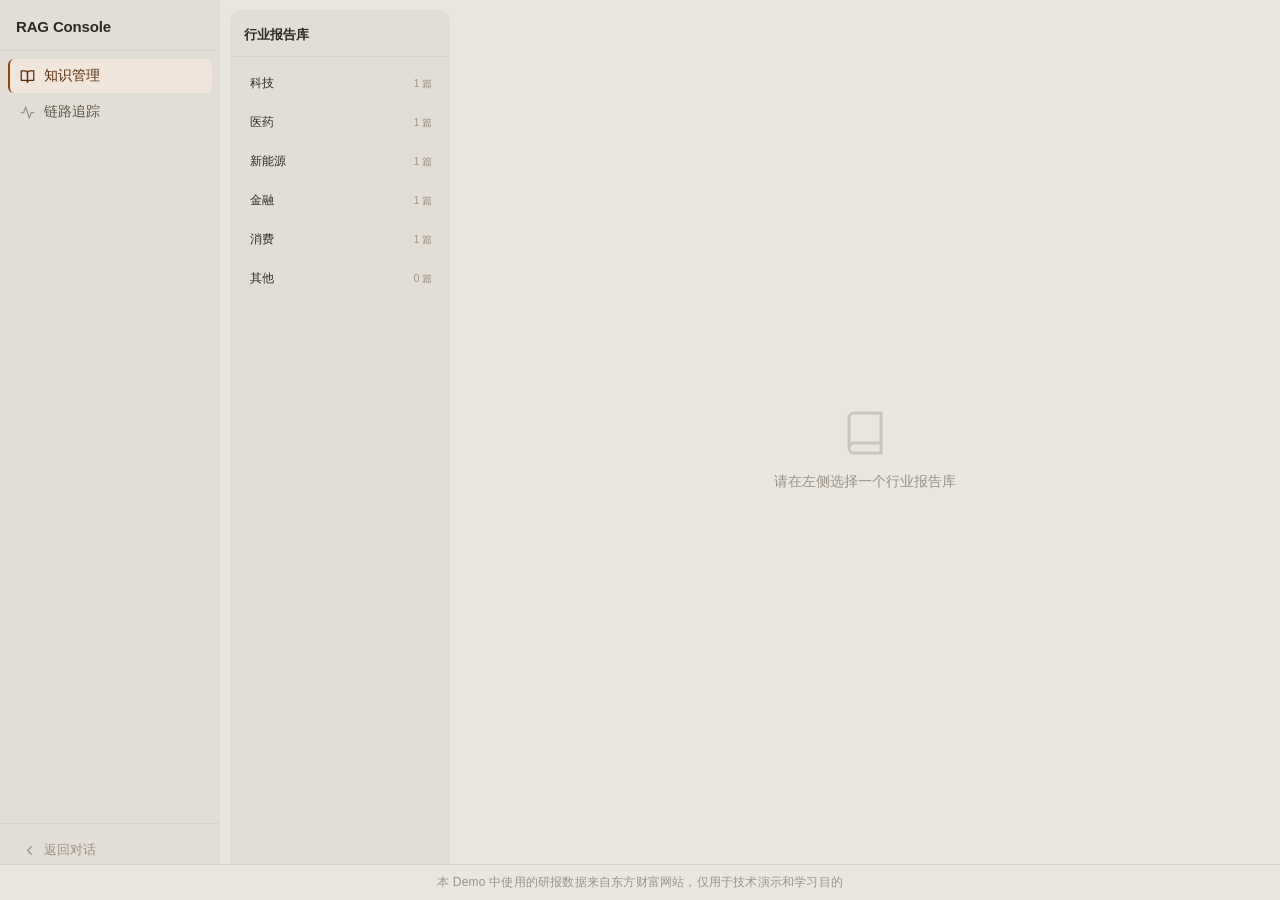
<file: knowledge.html>
<!DOCTYPE html>
<html lang="zh-CN">
<head>
    <meta charset="UTF-8">
    <meta name="viewport" content="width=device-width, initial-scale=1.0">
    <title>RAG Console - 报告库</title>
    <link rel="icon" type="image/svg+xml" href="/favicon.svg">
    <link rel="stylesheet" href="/assets/shell.css" />
    <style>
        :root {
            --bg-app:         #EAE7E0;
            --bg-sidebar:     #E2DED6;
            --bg-panel:       #F2F0EC;
            --bg-hover:       #E8E5DE;
            --bg-gray-layer:  #E8E5DE;
            --bg-sources:     #E8E5DE;
            --border:         #C9C5BC;
            --border-subtle:  #D8D4CC;
            --accent:         #8B4513;
            --accent-light:   #F0E6DC;
            --accent-muted:   #B8784A;
            --accent-dark:    #5C2D0A;
            --btn-primary-bg: #2C2A24;
            --btn-primary-fg: #F2F0EC;
            --text-primary:   #2C2A24;
            --text-secondary: #5A5449;
            --text-muted:     #9A9287;
            --success:        #6B7C45;
            --success-light:  #E8EDD8;
            --warning:        #8A6E2A;
            --warning-light:  #F0E8D4;
            --danger:         #8C3A2A;
            --danger-light:   #F5E4E0;
        }
        * { box-shadow: none !important; }

        .kb-workspace {
            flex: 1;
            display: flex;
            overflow: hidden;
            background: var(--bg-app);
            padding: 10px;
            gap: 10px;
        }

        .kb-panel {
            width: 220px;
            background: var(--bg-sidebar);
            border-radius: 12px;
            border: none;
            margin: 0;
            display: flex;
            flex-direction: column;
            flex-shrink: 0;
        }

        .doc-panel {
            flex: 1;
            display: flex;
            flex-direction: column;
            min-width: 0;
            background: transparent;
            padding: 0;
        }

        .nav-sidebar {
            border-right: none !important;
        }

        .kb-panel-header {
            padding: 16px 14px 12px;
            display: flex;
            align-items: center;
            justify-content: space-between;
            border-bottom: 0.5px solid var(--border-subtle);
        }
        .kb-panel-title {
            font-size: 13px;
            font-weight: 600;
            color: var(--text-primary);
        }
        .btn-icon {
            display: flex;
            align-items: center;
            justify-content: center;
            width: 28px;
            height: 28px;
            border-radius: var(--r-sm);
            transition: background 0.2s;
            color: var(--text-secondary);
            white-space: nowrap;
        }
        .btn-icon:hover { background: var(--bg-hover); color: var(--text-primary); }

        .kb-list { flex: 1; overflow-y: auto; padding: 8px 0; display: flex; flex-direction: column; gap: 2px; }
        .kb-card {
            padding: 10px 12px;
            margin: 0 6px;
            border-radius: 8px;
            cursor: pointer;
            border-left: 2px solid transparent;
            background: transparent;
            display: flex;
            flex-direction: column;
            gap: 4px;
            position: relative;
        }
        .kb-card:hover { background: var(--bg-hover); }
        .kb-card.active {
            background: var(--bg-panel);
            border-left-color: var(--accent);
        }
        .kb-card-header { display: flex; justify-content: space-between; align-items: center; }
        .kb-name {
            font-size: 12px;
            font-weight: 500;
            color: var(--text-primary);
            overflow: hidden;
            text-overflow: ellipsis;
            white-space: nowrap;
            max-width: 130px;
        }
        .badge {
            font-size: 10px;
            padding: 2px 7px;
            border-radius: 4px;
            font-weight: 400;
            display: inline-flex;
            align-items: center;
            gap: 4px;
            white-space: nowrap;
            line-height: 1.2;
        }
        .badge-active     { background: var(--success-light); color: var(--success); }
        .badge-inactive   { background: var(--bg-hover); color: var(--text-muted); }
        .badge-processing { background: var(--warning-light); color: var(--warning); }
        .badge-failed     { background: var(--danger-light); color: var(--danger); }

        .empty-state {
            flex: 1;
            display: flex;
            flex-direction: column;
            align-items: center;
            justify-content: center;
            color: var(--text-muted);
            gap: 16px;
        }
        .empty-icon {
            width: 48px;
            height: 48px;
            flex: 0 0 48px;
            color: var(--border);
        }
        .doc-container {
            flex: 1;
            display: none;
            flex-direction: column;
            overflow: hidden;
            background: transparent;
        }
        .chunk-container {
            flex: 1;
            display: none;
            flex-direction: column;
            overflow: hidden;
            background: transparent;
        }
        #chunk-batch-bar {
            padding: 8px 20px;
            background: var(--accent-light);
            border-bottom: 0.5px solid var(--border);
            display: none;
            align-items: center;
            gap: 10px;
        }
        #chunk-batch-bar .btn-icon {
            width: auto;
            height: auto;
            padding: 4px 10px;
            font-size: 12px;
            white-space: nowrap;
            border-radius: 6px;
            color: var(--text-secondary);
        }
        #chunk-batch-bar .btn-icon[style*="color:var(--danger)"],
        #chunk-batch-bar .btn-icon[style*="color: var(--danger)"] {
            color: var(--danger);
        }
        #chunk-prev-btn,
        #chunk-next-btn {
            width: auto;
            height: auto;
            padding: 4px 10px;
            font-size: 12px;
            white-space: nowrap;
            border-radius: 6px;
        }
        #chunk-table .cell-actions {
            white-space: nowrap;
        }
        #chunk-prev-btn:disabled,
        #chunk-next-btn:disabled {
            opacity: 0.45;
            cursor: not-allowed;
        }

        .toolbar {
            background: transparent;
            border-bottom: 0.5px solid var(--border-subtle);
            padding: 12px 16px;
            margin: 0 4px;
            display: flex;
            align-items: center;
            justify-content: space-between;
            gap: 12px;
            flex-wrap: nowrap;
            flex-shrink: 0;
            min-width: 0;
        }
        .breadcrumb {
            font-size: 14px;
            font-weight: 500;
            color: var(--text-primary);
            display: flex;
            align-items: center;
            gap: 8px;
            flex: 1 1 auto;
            min-width: 0;
            overflow: hidden;
            white-space: nowrap;
        }
        .toolbar-actions {
            display: flex;
            align-items: center;
            gap: 10px;
            flex: 0 0 auto;
            white-space: nowrap;
        }
        #chunk-kb-name,
        .breadcrumb-sep {
            flex: 0 0 auto;
        }
        #chunk-doc-name {
            display: inline-block;
            flex: 1 1 auto;
            min-width: 0;
            max-width: 540px;
            overflow: hidden;
            text-overflow: ellipsis;
            white-space: nowrap;
            vertical-align: bottom;
        }

        .search-box {
            background: var(--bg-panel);
            border: 0.5px solid var(--border);
            border-radius: 8px;
            padding: 6px 10px;
            display: flex;
            align-items: center;
            gap: 6px;
            width: 190px;
        }
        .search-box input { flex: 1; color: var(--text-primary); background: none; border: none; outline: none; font-size: 13px; }
        .search-box input::placeholder { color: var(--text-muted); }

        .select-box {
            background: var(--bg-panel);
            border: 0.5px solid var(--border);
            border-radius: 8px;
            color: var(--text-muted);
            font-size: 12px;
            padding: 6px 10px;
            cursor: pointer;
            outline: none;
        }

        .btn-primary {
            background: var(--btn-primary-bg);
            border-radius: 8px;
            font-size: 12px;
            padding: 6px 14px;
            color: var(--btn-primary-fg);
            font-weight: 500;
            transition: background 0.2s;
            display: inline-flex;
            align-items: center;
            gap: 6px;
            border: none;
            cursor: pointer;
        }
        .btn-primary:hover { background: #3E3B34; }

        .upload-area {
            background: transparent;
            padding: 12px 16px;
            border-bottom: 0.5px solid var(--border-subtle);
            display: none;
            flex-direction: column;
            gap: 14px;
        }
        .drop-zone {
            background: var(--bg-panel);
            border: 1px dashed var(--border);
            border-radius: 10px;
            padding: 28px 20px;
            text-align: center;
            color: var(--text-muted);
            cursor: pointer;
            transition: all 0.2s;
        }
        .drop-zone:hover,
        .drop-zone.dragover {
            border-color: var(--accent);
            background: var(--accent-light);
        }
        .upload-list { display: flex; flex-direction: column; gap: 6px; max-height: 140px; overflow-y: auto; }
        .upload-item {
            display: flex;
            align-items: center;
            justify-content: space-between;
            padding: 7px 10px;
            background: var(--bg-panel);
            border: 0.5px solid var(--border);
            border-radius: 7px;
            font-size: 12px;
        }
        .progress-bar-bg { flex: 1; height: 4px; background: var(--border-subtle); border-radius: 2px; margin: 0 14px; overflow: hidden; }
        .progress-bar-fill { height: 100%; background: var(--accent); width: 0%; transition: width 0.3s ease; }

        .table-wrapper {
            background: var(--bg-panel);
            border: 0.5px solid var(--border);
            border-radius: 12px;
            margin: 12px 16px;
            padding: 0 16px 16px;
            overflow: auto;
            flex: 1;
            padding-bottom: 44px;
        }
        table { width: 100%; border-collapse: collapse; text-align: left; }
        th {
            position: sticky;
            top: 0;
            background: var(--bg-panel);
            font-size: 11px;
            font-weight: 500;
            color: var(--text-muted);
            letter-spacing: .03em;
            padding: 12px 8px 10px;
            border-bottom: 0.5px solid var(--border);
            z-index: 1;
        }
        td {
            padding: 10px 8px;
            font-size: 12px;
            color: var(--text-primary);
            border-bottom: 0.5px solid var(--border-subtle);
        }
        th, td { vertical-align: middle; }
        th:nth-child(4), td:nth-child(4) { width: 110px; min-width: 110px; }
        th:last-child, td:last-child { width: 140px; min-width: 140px; }
        tr:last-child td { border-bottom: none; }
        tr:hover td { background: var(--bg-hover); }
        td.cell-actions { color: var(--text-muted); white-space: nowrap; vertical-align: middle; }
        .cell-actions .action-link + .action-link { margin-left: 10px; }
        .action-link {
            cursor: pointer;
            transition: color 0.2s;
            font-size: 12px;
            color: var(--text-muted);
            display: inline-flex;
            align-items: center;
            line-height: 1.2;
        }
        .action-link:hover { color: var(--text-primary); }
        .action-link.danger:hover { color: var(--danger); }
        td[onclick] { color: var(--accent); }

        .toast-container { position: fixed; top: 20px; left: 50%; transform: translateX(-50%); z-index: 1000; display: flex; flex-direction: column; gap: 8px; }
        .toast {
            background: var(--bg-panel);
            border: 0.5px solid var(--border);
            color: var(--text-primary);
            padding: 10px 20px;
            border-radius: var(--r-md);
            font-size: 13px;
            opacity: 0;
            animation: fade-in-out 3s ease forwards;
        }
        .toast.error   { border-color: var(--danger); color: var(--danger); }
        .toast.success { border-color: var(--success); color: var(--success); }
        @keyframes fade-in-out {
            0%   { opacity: 0; transform: translateY(-10px); }
            10%  { opacity: 1; transform: translateY(0); }
            90%  { opacity: 1; transform: translateY(0); }
            100% { opacity: 0; transform: translateY(-10px); }
        }

        .dialog-backdrop {
            position: fixed;
            inset: 0;
            display: none;
            align-items: center;
            justify-content: center;
            background: rgba(20, 26, 18, 0.35);
            z-index: 1200;
            padding: 20px;
        }
        .dialog-card {
            width: min(460px, 100%);
            background: var(--bg-panel);
            border: 0.5px solid var(--border);
            border-radius: 12px;
            padding: 18px 18px 14px;
        }
        .dialog-title {
            font-size: 14px;
            font-weight: 500;
            color: var(--text-primary);
            margin-bottom: 8px;
        }
        .dialog-message {
            font-size: 12px;
            color: var(--text-secondary);
            line-height: 1.6;
            margin-bottom: 12px;
            white-space: pre-wrap;
        }
        .dialog-input {
            width: 100%;
            background: var(--bg-app);
            border: 0.5px solid var(--border);
            border-radius: 8px;
            padding: 8px 10px;
            color: var(--text-primary);
            font-size: 13px;
            outline: none;
            display: none;
        }
        .dialog-input:focus { border-color: var(--accent-muted); }
        .dialog-actions {
            display: flex;
            justify-content: flex-end;
            gap: 8px;
            margin-top: 14px;
        }
        .dialog-btn {
            border: none;
            border-radius: 8px;
            padding: 7px 14px;
            font-size: 12px;
            font-weight: 500;
            cursor: pointer;
        }
        .dialog-btn-cancel {
            background: var(--bg-hover);
            color: var(--text-secondary);
            border: 0.5px solid var(--border);
        }
        .dialog-btn-cancel:hover { background: var(--border-subtle); }
        .dialog-btn-confirm {
            background: var(--btn-primary-bg);
            color: var(--btn-primary-fg);
        }
        .dialog-btn-confirm:hover { background: #3E3B34; }
        .dialog-btn-confirm.danger {
            background: var(--danger);
            color: var(--danger-light);
        }
        .dialog-btn-confirm.danger:hover { background: var(--danger); }

        .modal-overlay {
            position: fixed;
            inset: 0;
            background: rgba(0, 0, 0, 0.3);
            display: flex;
            align-items: center;
            justify-content: center;
            z-index: 1300;
        }
        .modal-box {
            background: var(--bg-panel);
            border-radius: 14px;
            border: 0.5px solid var(--border);
            width: 520px;
            max-height: 80vh;
            overflow-y: auto;
            display: flex;
            flex-direction: column;
        }
        .modal-header {
            display: flex;
            align-items: flex-start;
            justify-content: space-between;
            padding: 20px 24px 16px;
            border-bottom: 0.5px solid var(--border-subtle);
        }
        .modal-title { font-size: 15px; font-weight: 500; color: var(--text-primary); }
        .modal-sub { font-size: 12px; color: var(--text-secondary); margin-top: 3px; }
        .modal-close {
            width: 28px;
            height: 28px;
            border-radius: 7px;
            display: flex;
            align-items: center;
            justify-content: center;
            color: var(--text-muted);
            cursor: pointer;
            background: transparent;
            border: none;
            flex-shrink: 0;
        }
        .modal-close:hover { background: var(--bg-hover); color: var(--text-primary); }
        .modal-body {
            padding: 20px 24px;
            display: flex;
            flex-direction: column;
            gap: 16px;
        }
        .form-group {
            display: flex;
            flex-direction: column;
            gap: 6px;
        }
        #crawler-section {
            display: flex;
            flex-direction: column;
            gap: 14px;
        }
        #crawler-section .form-group {
            margin: 0;
        }
        #process-mode-group {
            display: none;
        }
        .form-label {
            font-size: 12px;
            font-weight: 500;
            color: var(--text-primary);
        }
        .form-select, .form-input {
            background: var(--bg-app);
            border: 0.5px solid var(--border);
            border-radius: 8px;
            padding: 8px 12px;
            font-size: 13px;
            color: var(--text-primary);
            outline: none;
            width: 100%;
        }
        .form-select:focus, .form-input:focus { border-color: var(--accent-muted); }
        .config-box {
            background: var(--bg-app);
            border-radius: 10px;
            padding: 14px 16px;
        }
        .btn-no-split {
            padding: 8px 12px;
            border: 0.5px solid var(--border);
            border-radius: 8px;
            font-size: 12px;
            color: var(--text-secondary);
            background: var(--bg-panel);
            cursor: pointer;
            white-space: nowrap;
            align-self: flex-end;
        }
        .btn-no-split.active {
            background: var(--accent-light);
            border-color: var(--accent-muted);
            color: var(--accent-dark);
        }
        .progress-header {
            display: flex;
            justify-content: space-between;
            align-items: center;
            gap: 10px;
            margin-bottom: 6px;
        }
        #crawler-status-text {
            flex: 1;
            min-width: 0;
            white-space: nowrap;
            overflow: hidden;
            text-overflow: ellipsis;
        }
        #crawler-count {
            flex-shrink: 0;
            white-space: nowrap;
        }
        .progress-bg {
            height: 4px;
            background: var(--border-subtle);
            border-radius: 2px;
            overflow: hidden;
            margin-bottom: 10px;
        }
        .progress-fill { background: var(--accent); }
        .page-footer {
            position: fixed;
            bottom: 0;
            left: 0;
            right: 0;
            height: 36px;
            background: var(--bg-app);
            border-top: 0.5px solid var(--border-subtle);
            display: flex;
            align-items: center;
            justify-content: center;
            z-index: 100;
        }
        .footer-content {
            display: flex;
            align-items: center;
            gap: 8px;
            font-size: 12px;
            color: var(--text-muted);
        }
        .footer-icon {
            font-size: 14px;
        }
        .footer-text {
            letter-spacing: 0.2px;
        }
        #app {
            padding-bottom: 36px;
        }
        .crawler-log {
            background: var(--bg-panel);
            border-radius: 8px;
            padding: 8px 10px;
            font-size: 11px;
            color: var(--text-secondary);
            font-family: var(--font-mono, monospace);
            line-height: 1.7;
            max-height: 100px;
            overflow-y: auto;
        }
        .modal-footer {
            display: flex;
            justify-content: flex-end;
            gap: 10px;
            padding: 16px 24px;
            border-top: 0.5px solid var(--border-subtle);
        }
        .btn-cancel {
            padding: 8px 18px;
            border-radius: 8px;
            border: 0.5px solid var(--border);
            background: var(--bg-hover);
            font-size: 13px;
            color: var(--text-secondary);
            cursor: pointer;
        }
        .btn-cancel:hover { background: var(--border-subtle); }
        .btn-confirm {
            padding: 8px 20px;
            border-radius: 8px;
            background: var(--btn-primary-bg);
            color: var(--btn-primary-fg);
            border: none;
            font-size: 13px;
            font-weight: 500;
            cursor: pointer;
        }
        .btn-confirm:hover { background: #3E3B34; }
        .btn-confirm.danger {
            background: var(--danger);
            color: var(--danger-light);
        }
        .btn-confirm:disabled {
            background: var(--border);
            cursor: not-allowed;
        }
    </style>
</head>
<body data-page="knowledge">
    <div id="sidebar-mount"></div>
    <div class="page-body">
        <div class="kb-workspace">

            <!-- Left: KB list -->
            <aside class="kb-panel">
                <div class="kb-panel-header">
                    <div class="kb-panel-title">行业报告库</div>
                </div>
                <div class="kb-list" id="kb-list"></div>
            </aside>

            <!-- Right: doc manager -->
            <main class="doc-panel">
                <div class="empty-state" id="unselected-state">
                    <svg class="empty-icon" viewBox="0 0 24 24" fill="none" stroke="currentColor" stroke-width="1.5"><path d="M4 19.5A2.5 2.5 0 0 1 6.5 17H20"></path><path d="M6.5 2H20v20H6.5A2.5 2.5 0 0 1 4 19.5v-15A2.5 2.5 0 0 1 6.5 2z"></path></svg>
                    <div class="fw-500">请在左侧选择一个行业报告库</div>
                </div>

                <div class="doc-container" id="doc-container">
                    <div class="toolbar">
                        <div class="breadcrumb">
                            <svg width="16" height="16" viewBox="0 0 24 24" fill="none" stroke="var(--accent)" stroke-width="2"><path d="M22 19a2 2 0 0 1-2 2H4a2 2 0 0 1-2-2V5a2 2 0 0 1 2-2h5l2 3h9a2 2 0 0 1 2 2z"></path></svg>
                            <span id="current-kb-name">行业名称</span>
                        </div>
                        <div class="toolbar-actions">
                            <div class="search-box">
                                <svg width="13" height="13" viewBox="0 0 24 24" fill="none" stroke="currentColor" stroke-width="2"><circle cx="11" cy="11" r="8"></circle><line x1="21" y1="21" x2="16.65" y2="16.65"></line></svg>
                                <input type="text" id="doc-search" placeholder="搜索文件名...">
                            </div>
                            <select class="select-box" id="doc-filter">
                                <option value="all">全部状态</option>
                                <option value="ready">已就绪</option>
                                <option value="processing">处理中</option>
                                <option value="failed">失败</option>
                            </select>
                            <button class="btn-icon" onclick="DocumentManager.loadDocs()" title="刷新">
                                <svg width="14" height="14" viewBox="0 0 24 24" fill="none" stroke="currentColor" stroke-width="2"><polyline points="23 4 23 10 17 10"></polyline><path d="M20.49 15a9 9 0 1 1-2.12-9.36L23 10"></path></svg>
                            </button>
                            <button class="btn-primary" onclick="UIController.openUploadModal()">
                                <svg width="14" height="14" viewBox="0 0 24 24" fill="none" stroke="currentColor" stroke-width="2"><path d="M21 15v4a2 2 0 0 1-2 2H5a2 2 0 0 1-2-2v-4"></path><polyline points="17 8 12 3 7 8"></polyline><line x1="12" y1="3" x2="12" y2="15"></line></svg>
                                导入报告
                            </button>
                        </div>
                    </div>

                    <div class="upload-area" id="upload-area"></div>

                    <div class="table-wrapper">
                        <table id="doc-table">
                            <thead>
                                <tr>
                                    <th>文件名</th><th>大小</th><th>向量同步状态</th>
                                    <th>分块数</th><th>上传时间</th><th width="140">操作</th>
                                </tr>
                            </thead>
                            <tbody id="doc-tbody"></tbody>
                        </table>
                        <div id="table-empty" class="empty-state" style="display:none; height:260px;">
                            <div class="fw-500 text-muted">暂无报告，请导入</div>
                        </div>
                    </div>
                </div>

                <div class="chunk-container" id="chunk-container" style="display:none; flex-direction:column; flex:1; overflow:hidden;">
                    <div class="toolbar">
                        <div class="breadcrumb">
                            <svg width="14" height="14" viewBox="0 0 24 24" fill="none" stroke="var(--accent)" stroke-width="2">
                                <path d="M22 19a2 2 0 0 1-2 2H4a2 2 0 0 1-2-2V5a2 2 0 0 1 2-2h5l2 3h9a2 2 0 0 1 2 2z"/>
                            </svg>
                            <span id="chunk-kb-name" style="color:var(--text-muted); cursor:pointer;" onclick="ChunkManager.backToDoc()">行业库</span>
                            <span class="breadcrumb-sep" style="color:var(--text-muted); margin:0 4px;">/</span>
                            <span id="chunk-doc-name" title="" style="color:var(--text-primary); font-size:13px;"></span>
                        </div>
                        <div class="toolbar-actions">
                            <button class="btn-icon" title="返回文档列表" onclick="ChunkManager.backToDoc()">
                                <svg width="14" height="14" viewBox="0 0 24 24" fill="none" stroke="currentColor" stroke-width="2">
                                    <path d="M19 12H5M12 5l-7 7 7 7"/>
                                </svg>
                            </button>
                            <select class="select-box" id="chunk-filter-select" onchange="ChunkManager.onFilterChange()">
                                <option value="all">全部状态</option>
                                <option value="active">已启用</option>
                                <option value="inactive">已停用</option>
                            </select>
                            <button class="btn-icon" title="刷新" onclick="ChunkManager.loadChunks()">
                                <svg width="14" height="14" viewBox="0 0 24 24" fill="none" stroke="currentColor" stroke-width="2">
                                    <polyline points="23 4 23 10 17 10"/>
                                    <path d="M20.49 15a9 9 0 1 1-2.12-9.36L23 10"/>
                                </svg>
                            </button>
                            <button class="btn-primary" onclick="ChunkManager.openNewChunkModal()">+ 新建片段</button>
                        </div>
                    </div>

                    <div id="chunk-batch-bar" style="display:none;">
                        <span id="chunk-selected-count" style="font-size:12px; color:var(--accent-dark);">已选 0 项</span>
                        <button class="btn-icon" onclick="ChunkManager.batchUpdate(true)">批量启用</button>
                        <button class="btn-icon" onclick="ChunkManager.batchUpdate(false)">批量禁用</button>
                        <button class="btn-icon" style="color:var(--danger);" onclick="ChunkManager.batchDelete()">批量删除</button>
                        <button class="btn-icon" style="margin-left:auto;" onclick="ChunkManager.clearSelection()">取消选择</button>
                    </div>

                    <div class="table-wrapper" style="flex:1; overflow:auto; padding:0 20px 20px;">
                        <table id="chunk-table" style="width:100%; border-collapse:collapse; table-layout:fixed;">
                            <colgroup>
                                <col style="width:36px;">
                                <col style="width:48px;">
                                <col>
                                <col style="width:70px;">
                                <col style="width:70px;">
                                <col style="width:80px;">
                                <col style="width:160px;">
                                <col style="width:130px;">
                            </colgroup>
                            <thead>
                                <tr>
                                    <th><input type="checkbox" id="chunk-select-all" onchange="ChunkManager.toggleSelectAll(this.checked)"></th>
                                    <th>序号</th>
                                    <th>内容</th>
                                    <th>状态</th>
                                    <th>字符数</th>
                                    <th>Token 数</th>
                                    <th>更新时间</th>
                                    <th>操作</th>
                                </tr>
                            </thead>
                            <tbody id="chunk-tbody"></tbody>
                        </table>
                        <div id="chunk-empty" class="empty-state" style="display:none; height:200px;">
                            <div class="fw-500 text-muted">暂无片段数据</div>
                        </div>
                    </div>

                    <div style="padding:10px 20px 44px; border-top:0.5px solid var(--border-subtle); display:flex; align-items:center; justify-content:space-between; flex-shrink:0;">
                        <span id="chunk-total-text" style="font-size:12px; color:var(--text-muted);"></span>
                        <div style="display:flex; gap:8px;">
                            <button class="btn-icon" id="chunk-prev-btn" onclick="ChunkManager.prevPage()">上一页</button>
                            <span id="chunk-page-text" style="font-size:12px; color:var(--text-muted); padding:4px 8px;"></span>
                            <button class="btn-icon" id="chunk-next-btn" onclick="ChunkManager.nextPage()">下一页</button>
                        </div>
                    </div>
                </div>
            </main>

        </div>
    </div>

    <div class="toast-container" id="toast-container"></div>
    <div class="dialog-backdrop" id="app-dialog-backdrop" aria-hidden="true">
        <div class="dialog-card" role="dialog" aria-modal="true" aria-labelledby="app-dialog-title">
            <div class="dialog-title" id="app-dialog-title"></div>
            <div class="dialog-message" id="app-dialog-message"></div>
            <input type="text" class="dialog-input" id="app-dialog-input" />
            <div class="dialog-actions">
                <button class="dialog-btn dialog-btn-cancel" id="app-dialog-cancel">取消</button>
                <button class="dialog-btn dialog-btn-confirm" id="app-dialog-confirm">确定</button>
            </div>
        </div>
    </div>
    <div class="modal-overlay" id="upload-modal" style="display:none;">
        <div class="modal-box">
            <div class="modal-header">
                <div>
                    <div class="modal-title">导入报告</div>
                    <div class="modal-sub">支持本地文件或东方财富研报爬取</div>
                </div>
                <button class="modal-close" onclick="UIController.closeUploadModal()">
                    <svg width="14" height="14" viewBox="0 0 14 14" fill="none">
                        <path d="M2 2L12 12M12 2L2 12" stroke="currentColor" stroke-width="1.5" stroke-linecap="round"/>
                    </svg>
                </button>
            </div>

            <div class="modal-body">
                <div class="form-group">
                    <label class="form-label">来源类型</label>
                    <select class="form-select" id="source-type" onchange="UIController.onSourceTypeChange()">
                        <option value="local">本地文件</option>
                        <option value="eastmoney">东方财富研报</option>
                    </select>
                </div>

                <div class="form-group">
                    <label class="form-label">导入至</label>
                    <div style="font-size:13px; color:var(--text-primary); padding:8px 12px; background:var(--bg-app); border-radius:8px; border:0.5px solid var(--border);">
                        <span id="upload-industry-label">科技</span>
                    </div>
                </div>

                <div id="local-section">
                    <div class="form-group">
                        <label class="form-label">意图归属（必选）</label>
                        <select class="form-select" id="upload-intent-id">
                            <option value="" disabled selected>请选择意图归属</option>
                        </select>
                        <div style="font-size:11px;color:var(--text-muted);margin-top:4px;">
                            请选择二级意图（叶子节点），用于本地上传文档归类
                        </div>
                    </div>
                    <div class="form-group">
                        <label class="form-label">本地文件</label>
                        <div class="drop-zone" id="drop-zone">
                            <div class="fw-500" style="color:var(--text-primary);margin-bottom:6px;">
                                点击或将文件拖拽至此处添加文件
                            </div>
                            <div style="font-size:12px;">支持 PDF, DOCX, TXT, MD（单文件最大 50MB，点击“导入”后开始上传）</div>
                            <input type="file" id="file-input" multiple style="display:none;">
                        </div>
                        <div class="upload-list" id="upload-list" style="margin-top:10px;"></div>
                    </div>
                </div>

                <div id="crawler-section" style="display:none;">
                    <div class="form-group">
                        <label class="form-label">抓取份数</label>
                        <div style="display:flex; align-items:center; gap:10px;">
                            <input class="form-input" type="number" id="crawler-max-reports" value="20" min="1" max="500" style="width:100px;">
                            <span style="font-size:12px;color:var(--text-muted);">最多导入该数量的报告</span>
                        </div>
                    </div>

                    <div id="crawler-progress" style="display:none;">
                        <div class="progress-header">
                            <span id="crawler-status-text" style="font-size:12px;color:var(--text-secondary);">正在爬取...</span>
                            <span id="crawler-count" style="font-size:12px;color:var(--text-muted);">0 / 0</span>
                        </div>
                        <div class="progress-bg">
                            <div class="progress-fill" id="crawler-fill" style="width:0%"></div>
                        </div>
                        <div class="crawler-log" id="crawler-log"></div>
                    </div>
                </div>

                <div class="form-group" id="process-mode-group" style="display:none;">
                    <label class="form-label">入库策略</label>
                    <select class="form-select" id="process-mode" onchange="UIController.onProcessModeChange()">
                        <option value="chunk">分块策略</option>
                    </select>
                    <div style="font-size:11px;color:var(--text-muted);margin-top:4px;" id="mode-hint">
                        分块策略：直接切分入库
                    </div>
                </div>

                <div id="chunk-config" class="config-box">
                    <div class="form-group" style="margin-bottom:12px;">
                        <label class="form-label">分块策略</label>
                        <select class="form-select" id="chunk-strategy">
                            <option value="fixed_size">固定大小</option>
                            <option value="paragraph">按段落</option>
                            <option value="sentence">按句子</option>
                            <option value="heading">按标题</option>
                        </select>
                    </div>
                    <div style="display:grid;grid-template-columns:1fr auto 1fr;gap:10px;align-items:end;">
                        <div class="form-group" style="margin-bottom:0">
                            <label class="form-label">块大小（字符数）</label>
                            <input class="form-input" type="number" id="chunk-size" value="512">
                        </div>
                        <button class="btn-no-split" id="btn-no-split" onclick="UIController.toggleNoSplit()">
                            不分块
                        </button>
                        <div class="form-group" style="margin-bottom:0">
                            <label class="form-label">重叠大小</label>
                            <input class="form-input" type="number" id="chunk-overlap" value="128">
                        </div>
                    </div>
                    <div style="font-size:11px;color:var(--text-muted);margin-top:8px;">
                        字符数，选择不分块会写入最大值
                    </div>
                </div>
            </div>

            <div class="modal-footer">
                <button class="btn-cancel" onclick="UIController.closeUploadModal()">取消</button>
                <button class="btn-confirm" id="modal-confirm-btn" onclick="UIController.handleModalConfirm()">
                    导入
                </button>
            </div>
        </div>
    </div>

    <!-- Footer -->
    <div class="page-footer">
        <div class="footer-content">
            <span class="footer-text">本 Demo 中使用的研报数据来自东方财富网站，仅用于技术演示和学习目的</span>
        </div>
    </div>

    <div id="chunk-modal" style="display:none; position:fixed; inset:0; background:rgba(0,0,0,0.3); z-index:1000; align-items:center; justify-content:center;">
        <div style="background:var(--bg-panel); border-radius:14px; border:0.5px solid var(--border); width:520px; max-height:80vh; overflow-y:auto; display:flex; flex-direction:column;">
            <div style="padding:18px 24px 14px; border-bottom:0.5px solid var(--border-subtle); display:flex; justify-content:space-between; align-items:center;">
                <span id="chunk-modal-title" style="font-size:14px; font-weight:500; color:var(--text-primary);">新建片段</span>
                <button onclick="ChunkManager.closeModal()" style="color:var(--text-muted); background:none; border:none; cursor:pointer;">✕</button>
            </div>
            <div style="padding:20px 24px;">
                <label style="font-size:12px; font-weight:500; color:var(--text-secondary); display:block; margin-bottom:8px;">片段内容</label>
                <textarea id="chunk-modal-content" style="width:100%; min-height:200px; background:var(--bg-app); border:0.5px solid var(--border); border-radius:8px; padding:10px 12px; font-size:13px; color:var(--text-primary); line-height:1.7; resize:vertical;"></textarea>
                <div id="chunk-modal-task" style="display:none; margin-top:12px;">
                    <div style="font-size:11px; color:var(--text-muted); margin-bottom:6px;">向量化进度</div>
                    <div style="height:4px; background:var(--border-subtle); border-radius:2px; overflow:hidden;">
                        <div id="chunk-modal-fill" style="height:100%; background:var(--accent); width:0%; transition:width 0.3s;"></div>
                    </div>
                    <div id="chunk-modal-status" style="font-size:11px; color:var(--text-muted); margin-top:4px;"></div>
                </div>
            </div>
            <div style="padding:14px 24px; border-top:0.5px solid var(--border-subtle); display:flex; justify-content:flex-end; gap:10px;">
                <button onclick="ChunkManager.closeModal()" style="padding:7px 16px; border:0.5px solid var(--border); border-radius:8px; background:var(--bg-hover); font-size:13px; color:var(--text-secondary); cursor:pointer;">取消</button>
                <button id="chunk-modal-confirm" onclick="ChunkManager.confirmModal()" style="padding:7px 18px; background:var(--accent); color:var(--bg-panel); border:none; border-radius:8px; font-size:13px; font-weight:500; cursor:pointer;">保存</button>
            </div>
        </div>
    </div>

    <script src="/assets/api.js"></script>
    <script src="/assets/shell.js"></script>
    <script>
        const State = {
            activeKbId: null,
            docs: [],
            searchQuery: '',
            filterStatus: 'all',
            activeDocId: null,
            activeDocName: '',
            chunks: [],
            chunkFilter: 'all',
            chunkTotal: 0,
            chunkOffset: 0,
            chunkLimit: 50,
        };
        const UploadTaskMap = new Map();
        const CRAWLER_SESSION_KEY = 'rag.knowledge.crawler_session.v1';
        let crawlerPollTimer = null;
        let crawlerPollTaskId = '';
        const INDUSTRIES = [
            { id: "tech", label: "科技", icon: "⬡" },
            { id: "medical", label: "医药", icon: "⬡" },
            { id: "energy", label: "新能源", icon: "⬡" },
            { id: "finance", label: "金融", icon: "⬡" },
            { id: "consumer", label: "消费", icon: "⬡" },
            { id: "other", label: "其他", icon: "⬡" },
        ];

        // Mock 文档数据（仅用于 demo 展示）
        const MOCK_DOCS = {
            tech: [
                {
                    id: "e0c8c839a9a94839a35c7c5c7816163a",
                    kb_id: "tech",
                    name: "计算机行业周报-Token暴增推动估值重构：从\"卖算力\"到\"卖Token\"",
                    display_name: "计算机行业周报-Token暴增推动估值重构：从\"卖算力\"到\"卖Token\"",
                    size: "387.7 KB",
                    status: "ready",
                    chunks: 10,
                    time: "2026-04-24T10:04:47.967797+00:00",
                    active: true,
                    source: "",
                    source_type: "local",
                    domain: "tech",
                    intent_id: null,
                    intent_label: "观点评级 / 投资评级",
                },
            ],
            energy: [
                {
                    id: "8e599edca9404f248171cce2b720db4f",
                    kb_id: "energy",
                    name: "工程机械行业跟踪点评：3月挖机销量同环比高增，行业景气度稳步回升",
                    display_name: "工程机械行业跟踪点评：3月挖机销量同环比高增，行业景气度稳步回升",
                    size: "533.3 KB",
                    status: "ready",
                    chunks: 7,
                    time: "2026-04-23T11:09:05.471679+00:00",
                    active: true,
                    source: "",
                    source_type: "local",
                    domain: "energy",
                    intent_id: null,
                    intent_label: "观点评级 / 投资评级",
                },
            ],
            consumer: [
                {
                    id: "fa078728eb8845ea94c8294a2a3c16c8",
                    kb_id: "consumer",
                    name: "商贸零售：26年3月社零数据如何？",
                    display_name: "商贸零售：26年3月社零数据如何？",
                    size: "423.4 KB",
                    status: "ready",
                    chunks: 14,
                    time: "2026-04-23T10:40:02.250804+00:00",
                    active: true,
                    source: "",
                    source_type: "local",
                    domain: "consumer",
                    intent_id: null,
                    intent_label: "观点评级 / 投资评级",
                },
            ],
            medical: [
                {
                    id: "ad599cb069cd4674bdbc799b5739100f",
                    kb_id: "medical",
                    name: "医药生物行业周报：分级诊疗体系迎重要部署，关注基层医疗资源配置优化、服务能力提升",
                    display_name: "医药生物行业周报：分级诊疗体系迎重要部署，关注基层医疗资源配置优化、服务能力提升",
                    size: "379.1 KB",
                    status: "ready",
                    chunks: 9,
                    time: "2026-04-24T12:02:24.814511+00:00",
                    active: true,
                    source: "",
                    source_type: "local",
                    domain: "medical",
                    intent_id: null,
                    intent_label: "行业研究 / 发展趋势",
                },
            ],
            finance: [
                {
                    id: "4f99e1189c524ccba8c58f32ab5f22ac",
                    kb_id: "finance",
                    name: "非银金融：资本市场聚焦（十六）-从东方收购上海，看地方金融国资优化布局冲刺一流投行梯队.pdf",
                    display_name: "非银金融：资本市场聚焦（十六）-从东方收购上海，看地方金融国资优化布局冲刺一流投行梯队",
                    size: "358.0 KB",
                    status: "ready",
                    chunks: 9,
                    time: "2026-04-23T10:18:44.539821+00:00",
                    active: true,
                    source: "",
                    source_type: "local",
                    domain: "finance",
                    intent_id: null,
                    intent_label: "观点评级 / 投资评级",
                },
            ],
        };

        // Mock 文档分块数据（仅用于 demo 展示）
        const MOCK_CHUNKS = {
            "e0c8c839a9a94839a35c7c5c7816163a": [
                {
                    id: "chunk_7134746826d043c08250d4346ade9589",
                    kb_id: "tech",
                    doc_id: "e0c8c839a9a94839a35c7c5c7816163a",
                    chunk_index: 0,
                    content: "# Token暴增推动估值重构：从\"卖算力\"到\"卖Token\"\n\n计算机行业周报 （2026.4.13—2026.4.17)",
                    char_count: 64,
                    token_count: 50,
                    active: true,
                    updated_at: "2026-04-24T10:04:51.672544+00:00",
                },
                {
                    id: "chunk_ed600f8f761745c78cd989a997dea064",
                    kb_id: "tech",
                    doc_id: "e0c8c839a9a94839a35c7c5c7816163a",
                    chunk_index: 1,
                    content: "# 市场回顾",
                    char_count: 6,
                    token_count: 8,
                    active: true,
                    updated_at: "2026-04-24T10:04:51.672544+00:00",
                },
                {
                    id: "chunk_11d93f6a695740af9d883214d6a3ca00",
                    kb_id: "tech",
                    doc_id: "e0c8c839a9a94839a35c7c5c7816163a",
                    chunk_index: 2,
                    content: "图表展示2025年4月至2026年4月计算机行业指数与沪深300的走势对比。计算机指数（红色线）整体波动显著，最高涨幅达37%（2026年2月左右），同期沪深300（蓝色线）峰值约27%。报告期内计算机指数多数时段强于沪深300，但2026年2月后持续回调，截至2026年4月21日，计算机指数涨幅收窄至约17%，低于沪深300的约22%。关键数据包括：计算机行业指数年波动区间-2%至37%，沪深300同期波动约0%至27%，近期两者走势出现交叉反转。",
                    char_count: 227,
                    token_count: 231,
                    active: true,
                    updated_at: "2026-04-24T10:04:51.672544+00:00",
                },
                {
                    id: "chunk_38f5884abb57403bbbd0c82ee5d966c7",
                    kb_id: "tech",
                    doc_id: "e0c8c839a9a94839a35c7c5c7816163a",
                    chunk_index: 3,
                    content: "# 相关报告：\n《量子\"跃迁\"，人机\"融合\"》-2026年04月14日《大模型创新仍在加速，推动AI推理需求爆发》2026年04月14日《Token经济引燃算力需求，国产算力链有望迎来拐点》-2026年04月07日过去一周（4.13-4.17）上证综指上涨1.64%，创业板指上涨6.65%，沪深300指数上涨1.99%，计算机（申万）指数上涨3.35%，跑赢上证综指1.72个百分点。",
                    char_count: 237,
                    token_count: 234,
                    active: true,
                    updated_at: "2026-04-24T10:04:51.672544+00:00",
                },
                {
                    id: "chunk_5de21ad730894a228b53e833e175adf6",
                    kb_id: "tech",
                    doc_id: "e0c8c839a9a94839a35c7c5c7816163a",
                    chunk_index: 4,
                    content: "# 周观点\n国内外云厂商密集涨价。国内：（1）阿里：连续发布三则涨价通知。根据中国证券报微信公众号，3月18日，阿里云发布公告称，因全球AI需求爆发、供应链涨价，阿里云AI算力、存储等产品最高涨价34%。平头哥真武810E等算力卡产品上涨5%一34%，文件存储产品CPFS（智算版）上涨30%。\nToken消耗量暴增，国产算力迎来增长新机遇。日均Token调用量跨越式增长。根据新华社微信公众号综合央视新闻，刘烈宏在国新办举行的新闻发布会上表示，到今年3月，我国日均词元（Token）调用量已超过140万亿，相比2024年初的1000亿增长了1000多倍。",
                    char_count: 1598,
                    token_count: 1502,
                    active: true,
                    updated_at: "2026-04-24T10:04:51.672544+00:00",
                },
                {
                    id: "chunk_327ae8815c4844d2843b33ca0e300497",
                    kb_id: "tech",
                    doc_id: "e0c8c839a9a94839a35c7c5c7816163a",
                    chunk_index: 5,
                    content: "# 投资建议\n建议关注：（1）国产GPU：寒武纪、海光信息等；（2）超节点整机：中科曙光、浪潮信息、神州数码、拓维信息等；（3）算力租赁龙头：协创数据、宏景科技、润建股份、利通电子、盈峰环境等；（4)核心配套：华丰科技、杰华特、申菱环境、英维克、高澜股份、欧陆通、中恒电气等。",
                    char_count: 140,
                    token_count: 169,
                    active: true,
                    updated_at: "2026-04-24T10:04:51.672544+00:00",
                },
                {
                    id: "chunk_97d817186cf647ea8722368ff8ff0697",
                    kb_id: "tech",
                    doc_id: "e0c8c839a9a94839a35c7c5c7816163a",
                    chunk_index: 6,
                    content: "# 风险提示\n下游景气度不及预期；政策推进不及预期；技术创新不及预期、行业竞争加剧。",
                    char_count: 44,
                    token_count: 50,
                    active: true,
                    updated_at: "2026-04-24T10:04:51.672544+00:00",
                },
                {
                    id: "chunk_fff0c99abda948afa3bff0ea13806c3f",
                    kb_id: "tech",
                    doc_id: "e0c8c839a9a94839a35c7c5c7816163a",
                    chunk_index: 7,
                    content: "# 分析师声明\n作者具有中国证券业协会授予的证券投资咨询资格或相当的专业胜任能力，以勤勉尽责的职业态度，独立、客观地出具本报告，并保证报告采用的信息均来自合规渠道，力求清晰、准确地反映作者的研究观点，结论不受任何第三方的授意或影响。",
                    char_count: 154,
                    token_count: 178,
                    active: true,
                    updated_at: "2026-04-24T10:04:51.672544+00:00",
                },
                {
                    id: "chunk_b43c5019b46249f8bd5b82499c97e4c3",
                    kb_id: "tech",
                    doc_id: "e0c8c839a9a94839a35c7c5c7816163a",
                    chunk_index: 8,
                    content: "# 公司业务资格说明\n本公司具备证券投资咨询业务资格。\n投资评级体系与评级定义\n股票投资评级：分析师给出下列评级中的其中一项代表其根据公司基本面及（或）估值预期以报告日起6个月内公司股价相对于同期市场基准指数表现的看法。\n买入：股价表现将强于基准指数20%以上；增持：股价表现将强于基准指数5-20%；中性：股价表现将介于基准指数±5%之间；减持：股价表现将弱于基准指数5%以上。",
                    char_count: 1020,
                    token_count: 837,
                    active: true,
                    updated_at: "2026-04-24T10:04:51.672544+00:00",
                },
                {
                    id: "chunk_dbb57a0fca8046358c6d524e54a3460b",
                    kb_id: "tech",
                    doc_id: "e0c8c839a9a94839a35c7c5c7816163a",
                    chunk_index: 9,
                    content: "# 免责声明\n本报告仅供上海证券有限责任公司的客户使用。本公司不会因接收人收到本报告而视其为客户。本报告版权归本公司所有，本公司对本报告保留一切权利。未经书面授权，任何机构和个人均不得对本报告进行任何形式的发布、复制、引用或转载。市场有风险，投资需谨慎。投资者不应将本报告作为投资决策的唯一参考因素，也不应当认为本报告可以取代自己的判断。",
                    char_count: 674,
                    token_count: 672,
                    active: true,
                    updated_at: "2026-04-24T10:04:51.672544+00:00",
                },
            ],
            "8e599edca9404f248171cce2b720db4f": [
                {
                    id: "chunk_e1a01",
                    kb_id: "energy",
                    doc_id: "8e599edca9404f248171cce2b720db4f",
                    chunk_index: 0,
                    content: "# 工程机械行业跟踪点评：3月挖机销量同环比高增，行业景气度稳步回升",
                    char_count: 58,
                    token_count: 45,
                    active: true,
                    updated_at: "2026-04-23T11:09:08.000000+00:00",
                },
                {
                    id: "chunk_e1a02",
                    kb_id: "energy",
                    doc_id: "8e599edca9404f248171cce2b720db4f",
                    chunk_index: 1,
                    content: "# 核心观点\n3月挖掘机销量数据同环比均实现高增长，行业景气度持续回升。根据中国工程机械工业协会数据，3月挖掘机销量同比增速显著，反映出基础设施建设需求回暖。行业开工率提升，下游需求恢复明显。",
                    char_count: 145,
                    token_count: 138,
                    active: true,
                    updated_at: "2026-04-23T11:09:08.000000+00:00",
                },
                {
                    id: "chunk_e1a03",
                    kb_id: "energy",
                    doc_id: "8e599edca9404f248171cce2b720db4f",
                    chunk_index: 2,
                    content: "# 销售数据分析\n3月挖掘机内销同比增速表现亮眼，出口保持稳健增长。分结构来看，大挖增速快于小挖，反映大型工程项目开工情况良好。国产品牌市占率持续提升，龙头企业优势进一步巩固。",
                    char_count: 132,
                    token_count: 125,
                    active: true,
                    updated_at: "2026-04-23T11:09:08.000000+00:00",
                },
                {
                    id: "chunk_e1a04",
                    kb_id: "energy",
                    doc_id: "8e599edca9404f248171cce2b720db4f",
                    chunk_index: 3,
                    content: "# 行业驱动因素分析\n（1）基建投资加速落地，专项债发行提速；（2）房地产政策持续优化，带动土方工程需求；（3）设备更新需求释放，国四标准切换推动存量替换。多重因素共同推动行业景气度回升。",
                    char_count: 128,
                    token_count: 119,
                    active: true,
                    updated_at: "2026-04-23T11:09:08.000000+00:00",
                },
                {
                    id: "chunk_e1a05",
                    kb_id: "energy",
                    doc_id: "8e599edca9404f248171cce2b720db4f",
                    chunk_index: 4,
                    content: "# 竞争格局变化\n国产龙头品牌市场份额持续提升，三一重工、徐工机械、柳工等企业竞争优势显著。海外市场拓展加速，一带一路沿线国家需求旺盛。行业集中度进一步提高，中小企业面临竞争压力。",
                    char_count: 126,
                    token_count: 115,
                    active: true,
                    updated_at: "2026-04-23T11:09:08.000000+00:00",
                },
                {
                    id: "chunk_e1a06",
                    kb_id: "energy",
                    doc_id: "8e599edca9404f248171cce2b720db4f",
                    chunk_index: 5,
                    content: "# 投资建议\n推荐关注行业龙头及核心零部件供应商。建议关注：三一重工、徐工机械、恒立液压、中联重科、柳工等。行业景气度回升背景下，龙头企业业绩弹性较大，估值修复空间充足。",
                    char_count: 122,
                    token_count: 110,
                    active: true,
                    updated_at: "2026-04-23T11:09:08.000000+00:00",
                },
                {
                    id: "chunk_e1a07",
                    kb_id: "energy",
                    doc_id: "8e599edca9404f248171cce2b720db4f",
                    chunk_index: 6,
                    content: "# 风险提示\n基建投资不及预期；房地产复苏缓慢；原材料价格大幅波动；行业竞争加剧；出口增速下滑。",
                    char_count: 56,
                    token_count: 52,
                    active: true,
                    updated_at: "2026-04-23T11:09:08.000000+00:00",
                },
            ],
            "fa078728eb8845ea94c8294a2a3c16c8": [
                {
                    id: "chunk_c1a01",
                    kb_id: "consumer",
                    doc_id: "fa078728eb8845ea94c8294a2a3c16c8",
                    chunk_index: 0,
                    content: "# 商贸零售：26年3月社零数据如何？",
                    char_count: 35,
                    token_count: 30,
                    active: true,
                    updated_at: "2026-04-23T10:40:05.000000+00:00",
                },
                {
                    id: "chunk_c1a02",
                    kb_id: "consumer",
                    doc_id: "fa078728eb8845ea94c8294a2a3c16c8",
                    chunk_index: 1,
                    content: "# 核心数据概览\n26年3月社会消费品零售总额同比增速有所回升，反映出消费复苏态势延续。商品零售和餐饮收入均实现增长，线上消费占比继续提升。分品类来看，必选消费稳健，可选消费增速分化明显。",
                    char_count: 138,
                    token_count: 125,
                    active: true,
                    updated_at: "2026-04-23T10:40:05.000000+00:00",
                },
                {
                    id: "chunk_c1a03",
                    kb_id: "consumer",
                    doc_id: "fa078728eb8845ea94c8294a2a3c16c8",
                    chunk_index: 2,
                    content: "# 分品类表现\n食品饮料、粮油食品等必选消费保持稳健增长。家电、汽车等可选消费受益于以旧换新政策表现较好。化妆品、金银珠宝等品类增速有所放缓。服装鞋帽消费同比小幅增长。",
                    char_count: 118,
                    token_count: 112,
                    active: true,
                    updated_at: "2026-04-23T10:40:05.000000+00:00",
                },
                {
                    id: "chunk_c1a04",
                    kb_id: "consumer",
                    doc_id: "fa078728eb8845ea94c8294a2a3c16c8",
                    chunk_index: 3,
                    content: "# 渠道结构变化\n线上零售渗透率继续提升，实物商品网上零售额同比增速高于整体。直播电商、即时零售等新业态保持高速增长。线下便利店、专业店等渠道回暖，百货店增长相对平稳。",
                    char_count: 122,
                    token_count: 115,
                    active: true,
                    updated_at: "2026-04-23T10:40:05.000000+00:00",
                },
                {
                    id: "chunk_c1a05",
                    kb_id: "consumer",
                    doc_id: "fa078728eb8845ea94c8294a2a3c16c8",
                    chunk_index: 4,
                    content: "# 消费趋势展望\n短期看，促消费政策持续发力，节假日消费带动效应明显。中期看，居民收入预期改善是消费持续复苏的关键。长期看，消费升级趋势不变，绿色消费、健康消费、智能消费等新趋势值得关注。",
                    char_count: 132,
                    token_count: 122,
                    active: true,
                    updated_at: "2026-04-23T10:40:05.000000+00:00",
                },
                {
                    id: "chunk_c1a06",
                    kb_id: "consumer",
                    doc_id: "fa078728eb8845ea94c8294a2a3c16c8",
                    chunk_index: 5,
                    content: "# 投资建议与建议关注标的\n建议关注：（1）必选消费龙头：永辉超市、高鑫零售等；（2）可选消费标的：美的集团、海尔智家等；（3）电商及服务：拼多多、美团等；（4）品牌消费品：珀莱雅、安井食品等。",
                    char_count: 128,
                    token_count: 118,
                    active: true,
                    updated_at: "2026-04-23T10:40:05.000000+00:00",
                },
                {
                    id: "chunk_c1a07",
                    kb_id: "consumer",
                    doc_id: "fa078728eb8845ea94c8294a2a3c16c8",
                    chunk_index: 6,
                    content: "# 风险提示\n消费复苏不及预期；居民收入增长放缓；消费信心恢复缓慢；竞争加剧导致盈利能力下滑；原材料及物流成本上升。",
                    char_count: 68,
                    token_count: 62,
                    active: true,
                    updated_at: "2026-04-23T10:40:05.000000+00:00",
                },
            ],
            "ad599cb069cd4674bdbc799b5739100f": [
                {
                    id: "chunk_m1a01",
                    kb_id: "medical",
                    doc_id: "ad599cb069cd4674bdbc799b5739100f",
                    chunk_index: 0,
                    content: "# 医药生物行业周报：分级诊疗体系迎重要部署，关注基层医疗资源配置优化、服务能力提升",
                    char_count: 56,
                    token_count: 48,
                    active: true,
                    updated_at: "2026-04-24T12:02:28.000000+00:00",
                },
                {
                    id: "chunk_m1a02",
                    kb_id: "medical",
                    doc_id: "ad599cb069cd4674bdbc799b5739100f",
                    chunk_index: 1,
                    content: "# 政策动态\n近日，国务院办公厅发布关于完善分级诊疗体系的重要部署文件，强调优化基层医疗资源配置，提升基层医疗服务能力。政策明确提出要加强县域医共体建设，推进优质医疗资源下沉，完善双向转诊机制。",
                    char_count: 142,
                    token_count: 135,
                    active: true,
                    updated_at: "2026-04-24T12:02:28.000000+00:00",
                },
                {
                    id: "chunk_m1a03",
                    kb_id: "medical",
                    doc_id: "ad599cb069cd4674bdbc799b5739100f",
                    chunk_index: 2,
                    content: "# 核心要点解读\n（1）基层医疗机构标准化建设提速，社区卫生服务中心和乡镇卫生院服务能力将显著提升；（2）县域医共体建设全面推进，资源整合效率提升；（3）远程医疗、互联网医疗等技术手段助力分级诊疗落地；（4）医保支付方式改革配套推进，引导患者基层首诊。",
                    char_count: 165,
                    token_count: 148,
                    active: true,
                    updated_at: "2026-04-24T12:02:28.000000+00:00",
                },
                {
                    id: "chunk_m1a04",
                    kb_id: "medical",
                    doc_id: "ad599cb069cd4674bdbc799b5739100f",
                    chunk_index: 3,
                    content: "# 产业链影响分析\n分级诊疗体系完善将带动基层医疗设备需求增长，利好医疗器械企业。同时，基层药品目录扩容将促进普药及慢病用药市场增长。医药流通企业将受益于基层配送网络建设。互联网医疗平台将迎来新的发展机遇。",
                    char_count: 142,
                    token_count: 130,
                    active: true,
                    updated_at: "2026-04-24T12:02:28.000000+00:00",
                },
                {
                    id: "chunk_m1a05",
                    kb_id: "medical",
                    doc_id: "ad599cb069cd4674bdbc799b5739100f",
                    chunk_index: 4,
                    content: "# 行业动态与创新药进展\n本周多条创新药研发管线取得积极进展。多款国产创新药获批上市或进入关键临床阶段。医保谈判目录调整预期升温，创新药准入环境持续优化。CXO企业订单结构持续优化，海外业务占比提升。",
                    char_count: 132,
                    token_count: 122,
                    active: true,
                    updated_at: "2026-04-24T12:02:28.000000+00:00",
                },
                {
                    id: "chunk_m1a06",
                    kb_id: "medical",
                    doc_id: "ad599cb069cd4674bdbc799b5739100f",
                    chunk_index: 5,
                    content: "# 投资建议\n建议关注：（1）基层医疗设备：迈瑞医疗、鱼跃医疗等；（2）创新药龙头：恒瑞医药、百济神州、信达生物等；（3）CXO企业：药明康德、泰格医药等；（4）医药流通：九州通、上海医药等；（5）互联网医疗：京东健康、阿里健康等。",
                    char_count: 145,
                    token_count: 135,
                    active: true,
                    updated_at: "2026-04-24T12:02:28.000000+00:00",
                },
                {
                    id: "chunk_m1a07",
                    kb_id: "medical",
                    doc_id: "ad599cb069cd4674bdbc799b5739100f",
                    chunk_index: 6,
                    content: "# 风险提示\n政策落地不及预期；医保控压力度加大；创新药研发失败风险；集采降价超预期；行业竞争加剧；国际贸易摩擦影响海外业务。",
                    char_count: 78,
                    token_count: 72,
                    active: true,
                    updated_at: "2026-04-24T12:02:28.000000+00:00",
                },
                {
                    id: "chunk_m1a08",
                    kb_id: "medical",
                    doc_id: "ad599cb069cd4674bdbc799b5739100f",
                    chunk_index: 7,
                    content: "# 市场表现回顾\n本周医药生物板块整体表现分化。创新药及医疗器械子板块表现相对强势，中药板块表现平稳，医药商业板块略有承压。板块估值处于历史低位，配置价值凸显。北向资金净流入医药板块，机构持仓环比提升。",
                    char_count: 135,
                    token_count: 125,
                    active: true,
                    updated_at: "2026-04-24T12:02:28.000000+00:00",
                },
                {
                    id: "chunk_m1a09",
                    kb_id: "medical",
                    doc_id: "ad599cb069cd4674bdbc799b5739100f",
                    chunk_index: 8,
                    content: "# 行业数据跟踪",
                    char_count: 12,
                    token_count: 10,
                    active: true,
                    updated_at: "2026-04-24T12:02:28.000000+00:00",
                },
            ],
            "4f99e1189c524ccba8c58f32ab5f22ac": [
                {
                    id: "chunk_f1a01",
                    kb_id: "finance",
                    doc_id: "4f99e1189c524ccba8c58f32ab5f22ac",
                    chunk_index: 0,
                    content: "# 非银金融：资本市场聚焦（十六）-从东方收购上海，看地方金融国资优化布局冲刺一流投行梯队",
                    char_count: 58,
                    token_count: 45,
                    active: true,
                    updated_at: "2026-04-23T10:18:48.000000+00:00",
                },
                {
                    id: "chunk_f1a02",
                    kb_id: "finance",
                    doc_id: "4f99e1189c524ccba8c58f32ab5f22ac",
                    chunk_index: 1,
                    content: "# 事件概述",
                    char_count: 8,
                    token_count: 8,
                    active: true,
                    updated_at: "2026-04-23T10:18:48.000000+00:00",
                },
                {
                    id: "chunk_f1a03",
                    kb_id: "finance",
                    doc_id: "4f99e1189c524ccba8c58f32ab5f22ac",
                    chunk_index: 2,
                    content: "东方证券宣布收购上海地区某金融机构股权，此举标志着地方金融国资布局优化进入新阶段。交易完成后，东方证券在长三角地区的业务覆盖将进一步扩大，综合实力有望提升。本次收购是地方国资优化金融资源配置、打造一流投行梯队的重要举措。",
                    char_count: 138,
                    token_count: 125,
                    active: true,
                    updated_at: "2026-04-23T10:18:48.000000+00:00",
                },
                {
                    id: "chunk_f1a04",
                    kb_id: "finance",
                    doc_id: "4f99e1189c524ccba8c58f32ab5f22ac",
                    chunk_index: 3,
                    content: "# 战略意义分析",
                    char_count: 12,
                    token_count: 10,
                    active: true,
                    updated_at: "2026-04-23T10:18:48.000000+00:00",
                },
                {
                    id: "chunk_f1a05",
                    kb_id: "finance",
                    doc_id: "4f99e1189c524ccba8c58f32ab5f22ac",
                    chunk_index: 4,
                    content: "（1）区域布局优化：通过本次收购，东方证券进一步巩固在长三角区域的业务优势，受益于长三角一体化发展战略。（2）业务协同效应：双方在财富管理、投行、资管等业务领域具有较强互补性，整合后有望实现协同效应。（3）国资改革深化：体现地方金融国资整合趋势，有助于打造具有国际竞争力的一流投资银行。",
                    char_count: 182,
                    token_count: 165,
                    active: true,
                    updated_at: "2026-04-23T10:18:48.000000+00:00",
                },
                {
                    id: "chunk_f1a06",
                    kb_id: "finance",
                    doc_id: "4f99e1189c524ccba8c58f32ab5f22ac",
                    chunk_index: 5,
                    content: "# 行业趋势展望",
                    char_count: 12,
                    token_count: 10,
                    active: true,
                    updated_at: "2026-04-23T10:18:48.000000+00:00",
                },
                {
                    id: "chunk_f1a07",
                    kb_id: "finance",
                    doc_id: "4f99e1189c524ccba8c58f32ab5f22ac",
                    chunk_index: 6,
                    content: "证券行业集中度持续提升，头部券商竞争优势进一步巩固。在监管鼓励并购重组的政策背景下，行业整合加速推进。地方国资主导的券商整合将成为重要趋势，有助于打造航母级券商。资本市场改革持续推进，券商业务能力要求不断提升。",
                    char_count: 135,
                    token_count: 122,
                    active: true,
                    updated_at: "2026-04-23T10:18:48.000000+00:00",
                },
                {
                    id: "chunk_f1a08",
                    kb_id: "finance",
                    doc_id: "4f99e1189c524ccba8c58f32ab5f22ac",
                    chunk_index: 7,
                    content: "# 投资建议",
                    char_count: 8,
                    token_count: 8,
                    active: true,
                    updated_at: "2026-04-23T10:18:48.000000+00:00",
                },
                {
                    id: "chunk_f1a09",
                    kb_id: "finance",
                    doc_id: "4f99e1189c524ccba8c58f32ab5f22ac",
                    chunk_index: 8,
                    content: "建议关注：（1）头部券商：中信证券、华泰证券、国泰君安等；（2）整合受益标的：东方证券、浙商证券等；（3）财富管理龙头：东方财富、中金公司等。证券板块估值处于合理区间，配置价值凸显。",
                    char_count: 125,
                    token_count: 115,
                    active: true,
                    updated_at: "2026-04-23T10:18:48.000000+00:00",
                },
            ],
        };

        // Demo 模式：Api 对象仅保留 stub，实际功能由拦截器接管
        const Api = {
            async getDocs(kbId) {
                return MOCK_DOCS[kbId] || [];
            },
            async getIntentTree() {
                return [];
            },
            async toggleDocStatus(kbId, docId, isActive) {
                return {};
            },
            async deleteDoc(kbId, docId) {
                return {};
            },
            async uploadDoc(kbId, file, intentId) {
                return { taskId: null };
            },
            async getTaskStatus(taskId) {
                return { status: 'completed', progress: 100 };
            },
        };

        const UIController = {
            _dialog: {
                backdrop: null,
                title: null,
                message: null,
                input: null,
                cancel: null,
                confirm: null,
                resolver: null,
                keyHandler: null,
            },
            initDialog() {
                const d = this._dialog;
                d.backdrop = document.getElementById('app-dialog-backdrop');
                d.title = document.getElementById('app-dialog-title');
                d.message = document.getElementById('app-dialog-message');
                d.input = document.getElementById('app-dialog-input');
                d.cancel = document.getElementById('app-dialog-cancel');
                d.confirm = document.getElementById('app-dialog-confirm');

                d.cancel.addEventListener('click', () => this._closeDialog(false));
                d.confirm.addEventListener('click', () => this._closeDialog(true));
                d.backdrop.addEventListener('click', (e) => {
                    if (e.target === d.backdrop) this._closeDialog(false);
                });
            },
            _openDialog({ title, message, inputMode = false, defaultValue = '', placeholder = '', confirmText = '确定', cancelText = '取消', danger = false }) {
                const d = this._dialog;
                if (typeof d.resolver === 'function') this._closeDialog(false);

                d.title.innerText = title || '';
                d.message.innerText = message || '';
                d.cancel.innerText = cancelText;
                d.confirm.innerText = confirmText;
                d.confirm.classList.toggle('danger', !!danger);

                if (inputMode) {
                    d.input.style.display = 'block';
                    d.input.value = defaultValue || '';
                    d.input.placeholder = placeholder || '';
                } else {
                    d.input.style.display = 'none';
                    d.input.value = '';
                    d.input.placeholder = '';
                }

                d.backdrop.style.display = 'flex';
                d.backdrop.setAttribute('aria-hidden', 'false');

                d.keyHandler = (ev) => {
                    if (ev.key === 'Escape') {
                        ev.preventDefault();
                        this._closeDialog(false);
                    } else if (ev.key === 'Enter') {
                        if (!inputMode || document.activeElement === d.input) {
                            ev.preventDefault();
                            this._closeDialog(true);
                        }
                    }
                };
                document.addEventListener('keydown', d.keyHandler);

                setTimeout(() => {
                    if (inputMode) d.input.focus();
                    else d.confirm.focus();
                }, 0);

                return new Promise((resolve) => {
                    d.resolver = resolve;
                });
            },
            _closeDialog(confirmed) {
                const d = this._dialog;
                if (!d.backdrop || typeof d.resolver !== 'function') return;
                const value = d.input && d.input.style.display !== 'none' ? d.input.value : '';
                const resolve = d.resolver;
                d.resolver = null;
                d.backdrop.style.display = 'none';
                d.backdrop.setAttribute('aria-hidden', 'true');
                if (d.keyHandler) {
                    document.removeEventListener('keydown', d.keyHandler);
                    d.keyHandler = null;
                }
                resolve({ confirmed: !!confirmed, value });
            },
            _escapeHtml(raw) {
                return String(raw || '')
                    .replace(/&/g, '&amp;')
                    .replace(/</g, '&lt;')
                    .replace(/>/g, '&gt;')
                    .replace(/"/g, '&quot;')
                    .replace(/'/g, '&#39;');
            },
            _refreshSelectUI(select) {
                if (!select) return;
                const wrap = select.closest('.custom-select');
                if (wrap && wrap.parentNode) {
                    wrap.parentNode.insertBefore(select, wrap);
                    wrap.remove();
                }
                select.dataset.csInited = '';
                select.style.display = '';
                if (window.RagShell && typeof window.RagShell.initCustomSelects === 'function') {
                    window.RagShell.initCustomSelects();
                }
            },
            async loadUploadIntentOptions() {
                const select = document.getElementById('upload-intent-id');
                if (!select) return;
                select.disabled = true;
                select.innerHTML = '<option value="" disabled selected>加载意图中...</option>';
                this._refreshSelectUI(select);
                try {
                    const roots = await Api.getIntentTree();
                    const options = ['<option value="" disabled selected>请选择意图归属</option>'];
                    const walk = (node, path) => {
                        if (!node) return;
                        const id = String(node.id || '').trim();
                        const label = String(node.label || '').trim();
                        const depth = Number(node.depth || 0);
                        const level = String(node.level || '').toUpperCase();
                        const nextPath = label ? [...path, label] : [...path];
                        const children = Array.isArray(node.children) ? node.children : [];
                        const isLeaf = children.length === 0;
                        const isIntentLeaf = depth >= 1 || level === 'INTENT';
                        if (id && isLeaf && isIntentLeaf) {
                            options.push(
                                `<option value="${this._escapeHtml(id)}">${this._escapeHtml(nextPath.join(' / '))}</option>`
                            );
                            return;
                        }
                        children.forEach((child) => walk(child, nextPath));
                    };
                    roots.forEach((root) => walk(root, []));
                    if (options.length === 1) {
                        options.push('<option value="" disabled>暂无可选意图，请先配置二级意图</option>');
                    }
                    select.innerHTML = options.join('');
                    select.disabled = false;
                    this._refreshSelectUI(select);
                } catch (e) {
                    select.innerHTML = '<option value="">意图加载失败，请重试</option>';
                    select.disabled = true;
                    this._refreshSelectUI(select);
                    this.showToast('加载意图列表失败', 'error');
                }
            },
            async promptText({ title, message, defaultValue = '', placeholder = '', confirmText = '确定', cancelText = '取消' }) {
                const result = await this._openDialog({
                    title,
                    message,
                    inputMode: true,
                    defaultValue,
                    placeholder,
                    confirmText,
                    cancelText,
                    danger: false,
                });
                if (!result.confirmed) return null;
                const text = String(result.value || '').trim();
                return text || null;
            },
            async confirmText({ title, message, confirmText = '确定', cancelText = '取消', danger = false }) {
                const result = await this._openDialog({
                    title,
                    message,
                    inputMode: false,
                    confirmText,
                    cancelText,
                    danger,
                });
                return !!result.confirmed;
            },
            showToast(msg, type = 'info') {
                const container = document.getElementById('toast-container');
                const toast = document.createElement('div');
                toast.className = `toast ${type}`;
                toast.innerText = msg;
                container.appendChild(toast);
                setTimeout(() => { if (toast.parentNode) toast.remove(); }, 3000);
            },
            getCrawlerSession() {
                try {
                    const raw = sessionStorage.getItem(CRAWLER_SESSION_KEY);
                    if (!raw) return null;
                    const parsed = JSON.parse(raw);
                    if (!parsed || typeof parsed !== 'object') return null;
                    const taskId = String(parsed.task_id || '').trim();
                    const kbId = String(parsed.kb_id || '').trim();
                    const sourceType = String(parsed.source_type || '').trim();
                    if (!taskId || !kbId || !sourceType) return null;
                    return parsed;
                } catch (_) {
                    return null;
                }
            },
            saveCrawlerSession(payload) {
                try {
                    sessionStorage.setItem(
                        CRAWLER_SESSION_KEY,
                        JSON.stringify({
                            ...payload,
                            updated_at: new Date().toISOString(),
                        })
                    );
                } catch (_) {
                    // ignore storage errors
                }
            },
            patchCrawlerSession(patch) {
                const current = this.getCrawlerSession();
                if (!current) return;
                this.saveCrawlerSession({
                    ...current,
                    ...patch,
                });
            },
            clearCrawlerSession() {
                try {
                    sessionStorage.removeItem(CRAWLER_SESSION_KEY);
                } catch (_) {
                    // ignore storage errors
                }
            },
            stopCrawlerPolling() {
                if (crawlerPollTimer) {
                    clearInterval(crawlerPollTimer);
                    crawlerPollTimer = null;
                }
                crawlerPollTaskId = '';
            },
            _resolveCrawlerStageText(status, result, message) {
                if (status === 'done') return '爬取完成';
                if (status === 'failed') return '爬取失败';
                const stage = String(result?.stage || '').trim().toLowerCase();
                if (stage === 'describing') return '正在描述...';
                if (stage === 'indexing') return '正在写入知识库...';
                if (stage === 'parsing' || stage === 'page_filter_skipped') return '正在导入...';
                if (message.includes('抓取报告列表')) return '正在抓取报告列表';
                if (message.includes('[describing]')) return '正在描述...';
                if (message.includes('[indexing]')) return '正在写入知识库...';
                if (message.includes('导入') || message.includes('寻找合适')) return '正在导入...';
                return '正在导入...';
            },
            _setCrawlerButtonState(state) {
                const confirmBtn = document.getElementById('modal-confirm-btn');
                if (!confirmBtn) return;
                const normalized = String(state || 'idle').trim().toLowerCase();
                if (normalized === 'running') {
                    confirmBtn.disabled = true;
                    confirmBtn.textContent = '爬取中...';
                    confirmBtn.dataset.crawlerState = 'running';
                    return;
                }
                if (normalized === 'done') {
                    confirmBtn.disabled = false;
                    confirmBtn.textContent = '完成';
                    confirmBtn.dataset.crawlerState = 'done';
                    return;
                }
                if (normalized === 'failed') {
                    confirmBtn.disabled = false;
                    confirmBtn.textContent = '重试';
                    confirmBtn.dataset.crawlerState = 'failed';
                    return;
                }
                confirmBtn.disabled = false;
                confirmBtn.textContent = '开始爬取';
                confirmBtn.dataset.crawlerState = 'idle';
            },
            startCrawlerPolling({ taskId, maxReports, appendStartLog = false } = {}) {
                const resolvedTaskId = String(taskId || '').trim();
                if (!resolvedTaskId) return;
                const progressWrap = document.getElementById('crawler-progress');
                const logEl = document.getElementById('crawler-log');
                const fillEl = document.getElementById('crawler-fill');
                const countEl = document.getElementById('crawler-count');
                const statusEl = document.getElementById('crawler-status-text');
                if (!progressWrap || !logEl || !fillEl || !countEl || !statusEl) return;

                this.stopCrawlerPolling();
                crawlerPollTaskId = resolvedTaskId;
                progressWrap.style.display = 'block';
                this._setCrawlerButtonState('running');
                if (appendStartLog) {
                    logEl.innerHTML = '';
                    logEl.innerHTML += '<div>✓ 爬取任务已启动</div>';
                }
                const loggedFileKeys = new Set();
                let lastStatusMessage = '';
                const appendLog = (msg) => {
                    logEl.innerHTML += `<div>${msg}</div>`;
                    logEl.scrollTop = logEl.scrollHeight;
                };

                const pollOnce = async () => {
                    try {
                        const status = { status: 'done', progress: 100, result: { imported: 0, target_imports: 0 } };
                        const progress = Number(status.progress || 0);
                        const result = (status && typeof status.result === 'object' && status.result) ? status.result : {};
                        const current = Number(status.current || result.current || 0);
                        const imported = Number(result.imported || 0);
                        const targetImports = Number(result.target_imports || maxReports || 0);
                        const message = typeof status.message === 'string' ? status.message.trim() : '';

                        fillEl.style.width = `${Math.max(0, Math.min(progress, 100))}%`;
                        countEl.textContent = `${Math.min(imported, targetImports)} / ${targetImports}`;
                        statusEl.textContent = this._resolveCrawlerStageText(status.status, result, message);
                        this.patchCrawlerSession({
                            crawler_state: String(status.status || 'running'),
                            progress: progress,
                            imported: imported,
                            target_imports: targetImports,
                            last_status_message: message,
                        });

                        if (message && message !== lastStatusMessage) {
                            appendLog(`· ${message}`);
                            lastStatusMessage = message;
                        }
                        if (status.last_file) {
                            const fileKey = `${current}::${status.last_file}`;
                            if (!loggedFileKeys.has(fileKey)) {
                                appendLog(`✓ ${status.last_file}`);
                                loggedFileKeys.add(fileKey);
                            }
                        }

                        if (status.status === 'done') {
                            this.stopCrawlerPolling();
                            statusEl.textContent = '爬取完成';
                            fillEl.style.width = '100%';
                            appendLog('✓ 全部报告已导入报告库');
                            this._setCrawlerButtonState('done');
                            this.patchCrawlerSession({
                                crawler_state: 'done',
                                progress: 100,
                                imported: Number(result.imported || imported || 0),
                                target_imports: targetImports,
                            });
                            await DocumentManager.loadDocs();
                            await KBManager.refresh();
                            const importedCount = Number(result.imported || 0);
                            this.showToast(`成功导入 ${importedCount} 份报告`, 'success');
                        } else if (status.status === 'failed') {
                            this.stopCrawlerPolling();
                            statusEl.textContent = '爬取失败';
                            appendLog(`✗ 错误：${status.error || '未知错误'}`);
                            this._setCrawlerButtonState('failed');
                            this.patchCrawlerSession({
                                crawler_state: 'failed',
                            });
                            this.showToast('爬取失败', 'error');
                        }
                    } catch (e) {
                        this.stopCrawlerPolling();
                        const message = String(e?.message || '');
                        if (message.includes('HTTP 404')) {
                            statusEl.textContent = '任务已失效';
                            this._setCrawlerButtonState('idle');
                            appendLog('✗ 任务不存在或已失效');
                            this.clearCrawlerSession();
                            this.showToast('爬取任务已失效，请重新发起', 'error');
                            return;
                        }
                        this._setCrawlerButtonState('failed');
                        this.patchCrawlerSession({
                            crawler_state: 'failed',
                        });
                        this.showToast(`进度查询失败: ${message || '未知错误'}`, 'error');
                    }
                };

                pollOnce();
                crawlerPollTimer = setInterval(() => {
                    if (crawlerPollTaskId !== resolvedTaskId) return;
                    pollOnce();
                }, 1500);
            },
            async resumeCrawlerIfNeeded() {
                const session = this.getCrawlerSession();
                if (!session) return;
                const kbId = String(session.kb_id || '').trim();
                if (!kbId) return;
                if (State.activeKbId !== kbId) {
                    KBManager.selectKB(kbId);
                }
                this.openUploadModal({ sourceType: 'eastmoney' });
                const maxReportsInput = document.getElementById('crawler-max-reports');
                if (maxReportsInput && session.max_reports) {
                    maxReportsInput.value = String(session.max_reports);
                }
                const progressWrap = document.getElementById('crawler-progress');
                const statusEl = document.getElementById('crawler-status-text');
                const fillEl = document.getElementById('crawler-fill');
                const countEl = document.getElementById('crawler-count');
                if (progressWrap) progressWrap.style.display = 'block';
                if (fillEl && session.progress !== undefined) {
                    fillEl.style.width = `${Math.max(0, Math.min(Number(session.progress || 0), 100))}%`;
                }
                if (countEl) {
                    const imported = Number(session.imported || 0);
                    const targetImports = Number(session.target_imports || session.max_reports || 0);
                    countEl.textContent = `${Math.min(imported, targetImports)} / ${targetImports}`;
                }
                const state = String(session.crawler_state || 'idle').trim().toLowerCase();
                if (state === 'running') {
                    if (statusEl) statusEl.textContent = '正在恢复爬取进度...';
                    this.startCrawlerPolling({
                        taskId: String(session.task_id || ''),
                        maxReports: Number(session.max_reports || 20),
                    });
                    return;
                }
                if (statusEl) {
                    statusEl.textContent = state === 'done' ? '爬取完成' : '爬取失败';
                }
                this._setCrawlerButtonState(state === 'done' ? 'done' : 'failed');
            },
            toggleUploadArea() {
                this.openUploadModal();
            },
            openUploadModal(options = {}) {
                const modal = document.getElementById('upload-modal');
                const sourceType = document.getElementById('source-type');
                const processMode = document.getElementById('process-mode');
                const industry = INDUSTRIES.find(i => i.id === State.activeKbId);
                const industryLabelEl = document.getElementById('upload-industry-label');
                const targetSourceType = String(options.sourceType || 'local').trim() || 'local';
                if (modal) modal.style.display = 'flex';
                if (sourceType) {
                    sourceType.value = targetSourceType;
                    this._refreshSelectUI(sourceType);
                }
                if (processMode) processMode.value = 'chunk';
                if (industryLabelEl) industryLabelEl.textContent = industry ? industry.label : '-';
                this.onSourceTypeChange();
                this.onProcessModeChange();
                this.loadUploadIntentOptions();
            },
            closeUploadModal() {
                const modal = document.getElementById('upload-modal');
                if (modal) modal.style.display = 'none';
                this.stopCrawlerPolling();
                this.clearCrawlerSession();
                const sourceType = document.getElementById('source-type');
                const processMode = document.getElementById('process-mode');
                const intentSelect = document.getElementById('upload-intent-id');
                const fileInput = document.getElementById('file-input');
                const crawlerProgress = document.getElementById('crawler-progress');
                const crawlerLog = document.getElementById('crawler-log');
                const confirmBtn = document.getElementById('modal-confirm-btn');
                if (sourceType) {
                    sourceType.value = 'local';
                    this._refreshSelectUI(sourceType);
                }
                if (processMode) processMode.value = 'chunk';
                if (intentSelect) intentSelect.value = '';
                if (fileInput) fileInput.value = '';
                if (crawlerProgress) crawlerProgress.style.display = 'none';
                if (crawlerLog) crawlerLog.innerHTML = '';
                if (confirmBtn) {
                    confirmBtn.disabled = false;
                    confirmBtn.textContent = '导入';
                    confirmBtn.dataset.crawlerState = 'idle';
                }
                if (typeof UploadHandler !== 'undefined' && UploadHandler && typeof UploadHandler.clearPendingFiles === 'function') {
                    UploadHandler.clearPendingFiles();
                }
                this.onSourceTypeChange();
            },
            async onSourceTypeChange(options = {}) {
                const type = document.getElementById('source-type')?.value || 'local';
                const isCrawler = type === 'crawler' || type === 'eastmoney';
                const localSection = document.getElementById('local-section');
                const crawlerSection = document.getElementById('crawler-section');
                const processModeGroup = document.getElementById('process-mode-group');
                const chunkConfig = document.getElementById('chunk-config');
                const confirmBtn = document.getElementById('modal-confirm-btn');
                const skipSessionConfirm = !!options.skipSessionConfirm;
                if (!isCrawler && !skipSessionConfirm && this.getCrawlerSession()) {
                    const confirmed = await this.confirmText({
                        title: '停止恢复爬取任务？',
                        message: '切换到本地文件将不再恢复当前爬取进度。',
                        confirmText: '继续切换',
                        cancelText: '返回爬取',
                        danger: false,
                    });
                    if (!confirmed) {
                        const sourceType = document.getElementById('source-type');
                        if (sourceType) {
                            sourceType.value = 'eastmoney';
                            this._refreshSelectUI(sourceType);
                        }
                        this.onSourceTypeChange({ skipSessionConfirm: true });
                        return;
                    }
                    this.stopCrawlerPolling();
                    this.clearCrawlerSession();
                }
                if (localSection) localSection.style.display = isCrawler ? 'none' : 'block';
                if (crawlerSection) crawlerSection.style.display = isCrawler ? 'block' : 'none';
                if (processModeGroup) processModeGroup.style.display = 'none';
                if (chunkConfig) chunkConfig.style.display = isCrawler ? 'none' : 'block';
                if (confirmBtn) {
                    if (isCrawler) {
                        const state = String(confirmBtn.dataset.crawlerState || 'idle').trim().toLowerCase();
                        if (state === 'running') {
                            confirmBtn.disabled = true;
                            confirmBtn.textContent = '爬取中...';
                        } else if (state === 'done') {
                            confirmBtn.disabled = false;
                            confirmBtn.textContent = '完成';
                        } else if (state === 'failed') {
                            confirmBtn.disabled = false;
                            confirmBtn.textContent = '重试';
                        } else {
                            confirmBtn.textContent = '开始爬取';
                            confirmBtn.dataset.crawlerState = 'idle';
                        }
                    } else {
                        confirmBtn.textContent = '导入';
                        confirmBtn.dataset.crawlerState = 'idle';
                    }
                }
            },
            onProcessModeChange() {
                const sourceType = document.getElementById('source-type')?.value || 'local';
                const isCrawler = sourceType === 'crawler' || sourceType === 'eastmoney';
                const hint = document.getElementById('mode-hint');
                const chunkConfig = document.getElementById('chunk-config');
                if (!hint || !chunkConfig) return;
                if (isCrawler) {
                    chunkConfig.style.display = 'none';
                    return;
                }
                hint.textContent = '分块策略：直接切分入库';
                chunkConfig.style.display = 'block';
            },
            toggleNoSplit() {
                const btn = document.getElementById('btn-no-split');
                const sizeInput = document.getElementById('chunk-size');
                const overlapInput = document.getElementById('chunk-overlap');
                if (!btn || !sizeInput || !overlapInput) return;
                const isActive = btn.classList.toggle('active');
                sizeInput.disabled = isActive;
                overlapInput.disabled = isActive;
                if (isActive) {
                    sizeInput.value = '999999';
                    overlapInput.value = '0';
                } else {
                    sizeInput.value = '512';
                    overlapInput.value = '128';
                }
            },
            async handleModalConfirm() {
                const type = document.getElementById('source-type')?.value || 'local';
                const isCrawler = type === 'crawler' || type === 'eastmoney';
                if (!isCrawler) {
                    const intentId = document.getElementById('upload-intent-id')?.value || '';
                    if (!intentId.trim()) {
                        this.showToast('请先选择意图归属', 'error');
                        return;
                    }
                    if (!UploadHandler.hasPendingFiles()) {
                        this.showToast('请先添加要导入的本地文件', 'error');
                        return;
                    }
                    await UploadHandler.startPendingUploads(intentId);
                } else {
                    const confirmBtn = document.getElementById('modal-confirm-btn');
                    const crawlerState = confirmBtn?.dataset?.crawlerState || 'idle';
                    if (crawlerState === 'done') {
                        this.closeUploadModal();
                        return;
                    }
                    if (crawlerState === 'running') return;
                    await this.startCrawler();
                }
            },
            async startCrawler() {
                if (!State.activeKbId) { this.showToast('请先选择行业报告库', 'error'); return; }
                const industry = State.activeKbId || '';
                const maxReports = parseInt(document.getElementById('crawler-max-reports')?.value || '20', 10) || 20;
                const confirmBtn = document.getElementById('modal-confirm-btn');
                const progressWrap = document.getElementById('crawler-progress');
                const logEl = document.getElementById('crawler-log');
                const fillEl = document.getElementById('crawler-fill');
                const countEl = document.getElementById('crawler-count');
                const statusEl = document.getElementById('crawler-status-text');
                if (!confirmBtn || !progressWrap || !logEl || !fillEl || !countEl || !statusEl) return;

                this._setCrawlerButtonState('running');
                progressWrap.style.display = 'block';
                logEl.innerHTML = '';

                try {
                    const response = { task_id: 'mock_task_' + Date.now() };

                    const taskId = response.task_id;
                    const industryInfo = INDUSTRIES.find(i => i.id === State.activeKbId);
                    this.saveCrawlerSession({
                        task_id: taskId,
                        kb_id: String(State.activeKbId || ''),
                        kb_label: industryInfo ? industryInfo.label : String(State.activeKbId || ''),
                        source_type: 'eastmoney',
                        max_reports: maxReports,
                        crawler_state: 'running',
                        progress: 0,
                        imported: 0,
                        target_imports: maxReports,
                    });
                    this.startCrawlerPolling({
                        taskId: taskId,
                        maxReports: maxReports,
                        appendStartLog: true,
                    });
                } catch (e) {
                    this.showToast(`启动爬取失败: ${e.message}`, 'error');
                    this._setCrawlerButtonState('idle');
                }
            },
            formatNumber(num) {
                return num.toString().replace(/\B(?=(\d{3})+(?!\d))/g, ",");
            }
        };

        const KBManager = {
            async init() {
                this.renderList();
            },
            async refresh() {
                this.renderList();
            },
            renderList() {
                const listEl = document.getElementById('kb-list');
                listEl.innerHTML = '';
                INDUSTRIES.forEach(industry => {
                    const card = document.createElement('div');
                    card.className = `kb-card ${State.activeKbId === industry.id ? 'active' : ''}`;
                    card.onclick = () => this.selectKB(industry.id);
                    card.innerHTML = `
                        <div class="kb-card-header">
                            <div class="kb-name">${industry.label}</div>
                            <span id="kb-count-${industry.id}" style="font-size:10px; color:var(--text-muted);">-</span>
                        </div>
                    `;
                    listEl.appendChild(card);
                });
                this.refreshCounts();
            },
            async refreshCounts() {
                for (const industry of INDUSTRIES) {
                    try {
                        const docs = MOCK_DOCS[industry.id] || [];
                        const el = document.getElementById(`kb-count-${industry.id}`);
                        if (el) el.textContent = `${docs.length} 篇`;
                    } catch (_) {
                        const el = document.getElementById(`kb-count-${industry.id}`);
                        if (el) el.textContent = '-';
                    }
                }
            },
            selectKB(id) {
                State.activeKbId = id;
                this.renderList();
                DocumentManager.initForKB(id);
            },
        };

        const DocumentManager = {
            formatDocTime(raw) {
                if (!raw) return '-';
                const d = new Date(raw);
                if (Number.isNaN(d.getTime())) return String(raw);
                return d.toLocaleString('zh-CN', {
                    month: '2-digit',
                    day: '2-digit',
                    hour: '2-digit',
                    minute: '2-digit',
                }).replace(/\//g, '-');
            },
            initForKB(kbId) {
                document.getElementById('unselected-state').style.display = 'none';
                document.getElementById('doc-container').style.display = 'flex';
                document.getElementById('upload-area').style.display = 'none';
                const industry = INDUSTRIES.find(i => i.id === kbId);
                document.getElementById('current-kb-name').innerText = industry ? industry.label : kbId;
                document.getElementById('doc-search').value = '';
                document.getElementById('doc-filter').value = 'all';
                State.searchQuery = '';
                State.filterStatus = 'all';
                this.loadDocs();
            },
            async loadDocs() {
                try { State.docs = await Api.getDocs(State.activeKbId); this.renderTable(); }
                catch (e) { UIController.showToast("加载文档列表失败", "error"); }
            },
            renderTable() {
                const tbody = document.getElementById('doc-tbody');
                const emptyState = document.getElementById('table-empty');
                tbody.innerHTML = '';
                const query = State.searchQuery.toLowerCase();
                let filtered = State.docs.filter(d => {
                    const fallbackFromSource = String(d.source || '').split('/').pop().split('\\').pop();
                    const displayName = String(d.display_name || d.name || fallbackFromSource || '');
                    return displayName.toLowerCase().includes(query);
                });
                if (State.filterStatus !== 'all') filtered = filtered.filter(d => d.status === State.filterStatus);
                if (filtered.length === 0) {
                    emptyState.style.display = 'flex';
                    document.getElementById('doc-table').style.display = 'none';
                    return;
                }
                emptyState.style.display = 'none';
                document.getElementById('doc-table').style.display = 'table';
                filtered.forEach(doc => {
                    const fallbackFromSource = String(doc.source || '').split('/').pop().split('\\').pop();
                    const displayName = String(doc.display_name || doc.name || fallbackFromSource || '-');
                    const displayTime = this.formatDocTime(doc.time || doc.created_at || doc.createdAt);
                    const tr = document.createElement('tr');
                    let statusHtml = '';
                    if (doc.status === 'processing') {
                        statusHtml = `<span class="badge badge-processing">索引同步中</span>`;
                    } else if (doc.status === 'ready') {
                        statusHtml = `<span class="badge badge-active">已索引</span>`;
                    } else if (doc.status === 'sync_failed') {
                        statusHtml = `<span class="badge badge-failed" title="同步失败">同步失败 · <a href="javascript:DocumentManager.retrySync('${doc.id}')" style="color:inherit; text-decoration:underline; cursor:pointer;">重试</a></span>`;
                    } else if (doc.status === 'failed') {
                        statusHtml = `<span class="badge badge-failed" title="解析失败">解析失败</span>`;
                    } else {
                        statusHtml = `<span class="badge">${doc.status}</span>`;
                    }
                    
                    const nameCell = document.createElement('td');
                    nameCell.className = 'fw-500';
                    nameCell.style.cursor = 'pointer';
                    nameCell.style.color = 'var(--accent)';
                    nameCell.textContent = displayName;
                    nameCell.onclick = () => ChunkManager.openForDoc(doc.id, displayName);
                    
                    tr.innerHTML = `
                        <td class="font-mono text-muted">${doc.size}</td>
                        <td>${statusHtml}</td>
                        <td class="font-mono">${UIController.formatNumber(doc.chunks)}</td>
                        <td class="font-mono text-muted">${displayTime}</td>
                        <td class="cell-actions">
                            <span class="action-link" onclick="DocumentManager.toggleStatus('${doc.id}', ${!doc.active})">${doc.active ? '停用' : '启用'}</span>
                            <span class="action-link danger" onclick="DocumentManager.deleteDoc('${doc.id}')">删除</span>
                        </td>
                    `;
                    tr.insertBefore(nameCell, tr.firstChild);
                    tbody.appendChild(tr);
                });
                
                // 启动轮询
                this.startPolling();
            },
            
            pollingInterval: null,
            
            startPolling() {
                if (this.pollingInterval) clearInterval(this.pollingInterval);
                this.pollingInterval = setInterval(() => {
                    this.checkSyncStatus();
                }, 3000);
            },
            
            stopPolling() {
                if (this.pollingInterval) {
                    clearInterval(this.pollingInterval);
                    this.pollingInterval = null;
                }
            },
            
            async checkSyncStatus() {
                const processingDocs = State.docs.filter(d => d.status === 'processing');
                if (processingDocs.length === 0) return;
                
                for (const doc of processingDocs) {
                    try {
                        const status = { sync_status: 'done' };
                        if (status.sync_status !== 'processing') {
                            await this.loadDocs();
                            break;
                        }
                    } catch (e) {
                        console.error('检查同步状态失败:', e);
                    }
                }
            },
            
            async retrySync(docId) {
                try {
                    UIController.showToast('同步任务已触发', 'success');
                    await this.loadDocs();
                } catch (e) {
                    UIController.showToast('触发同步失败', 'error');
                }
            },
            async toggleStatus(docId, isActive) {
                try {
                    await Api.toggleDocStatus(State.activeKbId, docId, isActive);
                    await this.loadDocs();
                } catch(e) { UIController.showToast("操作失败", "error"); }
            },
            async deleteDoc(docId) {
                const ok = await UIController.confirmText({
                    title: '删除文档',
                    message: '确认删除该报告及对应的报告库片段数据吗？',
                    confirmText: '删除',
                    cancelText: '取消',
                    danger: true,
                });
                if (!ok) return;
                try {
                    await Api.deleteDoc(State.activeKbId, docId);
                    await this.loadDocs();
                    await KBManager.refresh();
                    UIController.showToast("文档已删除", "success");
                } catch (e) { UIController.showToast("删除失败", "error"); }
            }
        };

        const UploadHandler = {
            pendingFiles: [],
            _fileKey(file) {
                const name = String(file?.name || '');
                const size = Number(file?.size || 0);
                const modified = Number(file?.lastModified || 0);
                return `${name}::${size}::${modified}`;
            },
            hasPendingFiles() {
                return this.pendingFiles.length > 0;
            },
            clearPendingFiles() {
                this.pendingFiles = [];
                this.renderPendingFiles();
            },
            renderPendingFiles() {
                const listEl = document.getElementById('upload-list');
                if (!listEl) return;
                if (!this.pendingFiles.length) {
                    listEl.innerHTML = '';
                    return;
                }
                listEl.innerHTML = this.pendingFiles.map((file) => {
                    const safeName = UIController._escapeHtml(file.name);
                    return `
                        <div class="upload-item">
                            <div class="fw-500" style="width:240px; overflow:hidden; text-overflow:ellipsis; white-space:nowrap;">${safeName}</div>
                            <div class="text-muted font-mono">待导入</div>
                        </div>
                    `;
                }).join('');
            },
            addPendingFiles(files) {
                const incoming = Array.from(files || []);
                if (!incoming.length) return 0;
                const existing = new Set(this.pendingFiles.map((file) => this._fileKey(file)));
                let added = 0;
                incoming.forEach((file) => {
                    const key = this._fileKey(file);
                    if (existing.has(key)) return;
                    this.pendingFiles.push(file);
                    existing.add(key);
                    added += 1;
                });
                this.renderPendingFiles();
                return added;
            },
            async startPendingUploads(intentId) {
                if (!this.pendingFiles.length) return;
                const filesToUpload = [...this.pendingFiles];
                this.pendingFiles = [];
                this.renderPendingFiles();
                for (let i = 0; i < filesToUpload.length; i++) {
                    await this.createUploadTask(filesToUpload[i], intentId);
                }
            },
            init() {
                const dropZone = document.getElementById('drop-zone');
                const fileInput = document.getElementById('file-input');
                dropZone.addEventListener('click', () => fileInput.click());
                fileInput.addEventListener('change', (e) => this.handleFiles(e.target.files));
                ['dragenter', 'dragover', 'dragleave', 'drop'].forEach(ev => dropZone.addEventListener(ev, e => { e.preventDefault(); e.stopPropagation(); }));
                ['dragenter', 'dragover'].forEach(ev => dropZone.addEventListener(ev, () => dropZone.classList.add('dragover')));
                ['dragleave', 'drop'].forEach(ev => dropZone.addEventListener(ev, () => dropZone.classList.remove('dragover')));
                dropZone.addEventListener('drop', (e) => this.handleFiles(e.dataTransfer.files));
            },
            async handleFiles(files) {
                if (!files.length || !State.activeKbId) return;
                const added = this.addPendingFiles(files);
                if (added > 0) {
                    UIController.showToast(`已加入待导入：${added} 个文件`, 'info');
                }
                document.getElementById('file-input').value = '';
            },
            async createUploadTask(file, intentId) {
                const listEl = document.getElementById('upload-list');
                try {
                    const res = await Api.uploadDoc(State.activeKbId, file, intentId);
                    const taskIdStr = 'task_ui_' + Date.now() + '_' + Math.random().toString(16).slice(2);
                    const item = document.createElement('div');
                    item.className = 'upload-item';
                    item.id = taskIdStr;
                    item.innerHTML = `
                        <div class="fw-500" style="width:140px; overflow:hidden; text-overflow:ellipsis; white-space:nowrap;">${file.name}</div>
                        <div class="progress-bar-bg"><div class="progress-bar-fill" id="fill_${taskIdStr}"></div></div>
                        <div class="text-muted font-mono" id="status_${taskIdStr}" style="width:70px; text-align:right;">解析中...</div>
                    `;
                    listEl.appendChild(item);
                    UploadTaskMap.set(taskIdStr, res.taskId);
                    const pollInterval = setInterval(async () => {
                        const taskStatus = await Api.getTaskStatus(res.taskId);
                        const fillEl = document.getElementById(`fill_${taskIdStr}`);
                        const statusTextEl = document.getElementById(`status_${taskIdStr}`);
                        const status = String(taskStatus.status || '');
                        const progress = Number(taskStatus.progress || 0);
                        if (fillEl) fillEl.style.width = `${progress}%`;
                        if (status === 'done') {
                            clearInterval(pollInterval);
                            if (statusTextEl) statusTextEl.innerText = '完成';
                            await DocumentManager.loadDocs();
                            await KBManager.refresh();
                            UIController.showToast(`${file.name} 处理完成`, "success");
                            const allDone = Array.from(document.querySelectorAll('#upload-list .upload-item'))
                                .every(itemEl => {
                                    const sEl = itemEl.querySelector('[id^="status_"]');
                                    return sEl && (sEl.innerText === '完成' || sEl.innerText === '失败');
                                });
                            if (allDone) {
                                setTimeout(() => {
                                    document.getElementById('upload-list').innerHTML = '';
                                }, 1500);
                            }
                        } else if (status === 'failed') {
                            clearInterval(pollInterval);
                            if (statusTextEl) statusTextEl.innerText = '失败';
                            UIController.showToast(`${file.name} 处理失败`, "error");
                            const allDone = Array.from(document.querySelectorAll('#upload-list .upload-item'))
                                .every(itemEl => {
                                    const sEl = itemEl.querySelector('[id^="status_"]');
                                    return sEl && (sEl.innerText === '完成' || sEl.innerText === '失败');
                                });
                            if (allDone) {
                                setTimeout(() => {
                                    document.getElementById('upload-list').innerHTML = '';
                                }, 1500);
                            }
                        }
                    }, 800);
                } catch (e) {
                    const message = String(e && e.message ? e.message : "");
                    if (message.includes("HTTP 409")) {
                        UIController.showToast(`${file.name} 已存在，无需重复上传`, "error");
                    } else {
                        UIController.showToast(`${file.name} 上传失败：${message || "未知错误"}`, "error");
                    }
                }
            }
        };

        // Search & filter bindings
        document.getElementById('doc-search').addEventListener('input', e => { State.searchQuery = e.target.value; DocumentManager.renderTable(); });
        document.getElementById('doc-filter').addEventListener('change', e => { State.filterStatus = e.target.value; DocumentManager.renderTable(); });

        document.addEventListener('DOMContentLoaded', () => {
            UIController.initDialog();
            KBManager.init();
            UploadHandler.init();
            UIController.onSourceTypeChange({ skipSessionConfirm: true });
            UIController.onProcessModeChange();
            UIController.resumeCrawlerIfNeeded();
            const modal = document.getElementById('upload-modal');
            if (modal) {
                modal.addEventListener('click', (e) => {
                    if (e.target === modal) UIController.closeUploadModal();
                });
            }
            const chunkModal = document.getElementById('chunk-modal');
            if (chunkModal) {
                chunkModal.addEventListener('click', (e) => {
                    if (e.target === chunkModal) ChunkManager.closeModal();
                });
            }
        });

        const ChunkManager = {
            selectedIds: new Set(),
            editingChunkId: null,

            _escapeHtml(raw) {
                return String(raw || '')
                    .replace(/&/g, '&amp;')
                    .replace(/</g, '&lt;')
                    .replace(/>/g, '&gt;')
                    .replace(/"/g, '&quot;')
                    .replace(/'/g, '&#39;');
            },

            async openForDoc(docId, docName) {
                State.activeDocId = docId;
                State.activeDocName = docName || '';
                State.chunkOffset = 0;
                State.chunkFilter = 'all';
                State.chunks = [];
                this.selectedIds.clear();

                const unselected = document.getElementById('unselected-state');
                const docContainer = document.getElementById('doc-container');
                const chunkContainer = document.getElementById('chunk-container');
                if (unselected) unselected.style.display = 'none';
                if (docContainer) docContainer.style.display = 'none';
                if (chunkContainer) chunkContainer.style.display = 'flex';

                const industry = INDUSTRIES.find(i => i.id === State.activeKbId);
                const kbName = industry ? industry.label : '行业库';
                const kbLabel = document.getElementById('chunk-kb-name');
                const docLabel = document.getElementById('chunk-doc-name');
                const filterSelect = document.getElementById('chunk-filter-select');
                const selectAll = document.getElementById('chunk-select-all');
                if (kbLabel) kbLabel.innerText = kbName;
                if (docLabel) {
                    const shownName = docName || '-';
                    docLabel.innerText = shownName;
                    docLabel.title = shownName;
                }
                if (filterSelect) filterSelect.value = 'all';
                if (selectAll) selectAll.checked = false;

                await this.loadChunks();
            },

            backToDoc() {
                State.activeDocId = null;
                State.activeDocName = '';
                this.selectedIds.clear();
                const chunkContainer = document.getElementById('chunk-container');
                const docContainer = document.getElementById('doc-container');
                const unselected = document.getElementById('unselected-state');
                const docLabel = document.getElementById('chunk-doc-name');
                if (chunkContainer) chunkContainer.style.display = 'none';
                if (docLabel) docLabel.title = '';
                if (State.activeKbId) {
                    if (docContainer) docContainer.style.display = 'flex';
                    if (unselected) unselected.style.display = 'none';
                } else {
                    if (docContainer) docContainer.style.display = 'none';
                    if (unselected) unselected.style.display = 'flex';
                }
            },

            async loadChunks() {
                if (!State.activeKbId || !State.activeDocId) return;
                try {
                    const allChunks = MOCK_CHUNKS[State.activeDocId] || [];
                    const filtered = State.chunkFilter === 'all' 
                        ? allChunks 
                        : allChunks.filter(c => c.active === (State.chunkFilter === 'active'));
                    const offset = State.chunkOffset;
                    const limit = State.chunkLimit;
                    State.chunks = filtered.slice(offset, offset + limit);
                    State.chunkTotal = filtered.length;
                    this.renderTable();
                } catch (e) {
                    UIController.showToast('加载片段失败', 'error');
                }
            },

            onFilterChange() {
                const val = document.getElementById('chunk-filter-select')?.value || 'all';
                State.chunkFilter = val;
                State.chunkOffset = 0;
                this.selectedIds.clear();
                this.loadChunks();
            },

            prevPage() {
                if (State.chunkOffset <= 0) return;
                State.chunkOffset = Math.max(0, State.chunkOffset - State.chunkLimit);
                this.selectedIds.clear();
                this.loadChunks();
            },

            nextPage() {
                if (State.chunkOffset + State.chunkLimit >= State.chunkTotal) return;
                State.chunkOffset += State.chunkLimit;
                this.selectedIds.clear();
                this.loadChunks();
            },

            renderTable() {
                const tbody = document.getElementById('chunk-tbody');
                const empty = document.getElementById('chunk-empty');
                const table = document.getElementById('chunk-table');
                if (!tbody || !empty || !table) return;

                if (State.chunks.length === 0) {
                    empty.style.display = 'flex';
                    table.style.display = 'none';
                    this._renderPager();
                    this.updateBatchBar();
                    return;
                }
                empty.style.display = 'none';
                table.style.display = 'table';

                tbody.innerHTML = State.chunks.map((c) => {
                    const active = !!c.active;
                    const badgeHtml = active
                        ? '<span class="badge badge-active">启用</span>'
                        : '<span class="badge badge-inactive">停用</span>';
                    const previewRaw = String(c.content || '').replace(/\n/g, ' ');
                    const preview = this._escapeHtml(previewRaw.slice(0, 80));
                    const fullText = this._escapeHtml(String(c.content || ''));
                    const timeRaw = c.updated_at || c.updatedAt || c.created_at || c.createdAt;
                    const d = timeRaw ? new Date(timeRaw) : null;
                    const time = (d && !Number.isNaN(d.getTime()))
                        ? d.toLocaleString('zh-CN', { month: '2-digit', day: '2-digit', hour: '2-digit', minute: '2-digit' }).replace(/\//g, '-')
                        : '-';
                    const checked = this.selectedIds.has(c.id) ? 'checked' : '';
                    return `
                        <tr>
                            <td><input type="checkbox" ${checked} onchange="ChunkManager.toggleSelect('${this._escapeHtml(c.id)}', this.checked)"></td>
                            <td class="font-mono text-muted">${c.chunk_index ?? '-'}</td>
                            <td style="cursor:pointer; color:var(--accent);" onclick="ChunkManager.openEditModal('${this._escapeHtml(c.id)}')" title="${fullText}">${preview}${previewRaw.length > 80 ? '…' : ''}</td>
                            <td>${badgeHtml}</td>
                            <td class="font-mono">${c.char_count ?? '-'}</td>
                            <td class="font-mono">${c.token_count ?? '-'}</td>
                            <td class="font-mono text-muted" style="font-size:11px;">${time}</td>
                            <td class="cell-actions">
                                <span class="action-link" onclick="ChunkManager.toggleStatus('${this._escapeHtml(c.id)}', ${!active})">${active ? '停用' : '启用'}</span>
                                <span class="action-link danger" onclick="ChunkManager.deleteChunk('${this._escapeHtml(c.id)}')">删除</span>
                            </td>
                        </tr>
                    `;
                }).join('');

                this._renderPager();
                this.updateBatchBar();
            },

            _renderPager() {
                const totalText = document.getElementById('chunk-total-text');
                const pageText = document.getElementById('chunk-page-text');
                const prevBtn = document.getElementById('chunk-prev-btn');
                const nextBtn = document.getElementById('chunk-next-btn');
                const selectAll = document.getElementById('chunk-select-all');
                const total = State.chunkTotal || 0;
                const page = Math.floor(State.chunkOffset / State.chunkLimit) + 1;
                const totalPages = Math.max(1, Math.ceil(total / State.chunkLimit));
                if (totalText) totalText.innerText = `共 ${total} 条片段`;
                if (pageText) pageText.innerText = `${page} / ${totalPages}`;
                if (prevBtn) prevBtn.disabled = State.chunkOffset <= 0;
                if (nextBtn) nextBtn.disabled = State.chunkOffset + State.chunkLimit >= total;
                if (selectAll) {
                    const allChecked = State.chunks.length > 0 && State.chunks.every(c => this.selectedIds.has(c.id));
                    selectAll.checked = allChecked;
                }
            },

            toggleSelect(id, checked) {
                if (checked) this.selectedIds.add(id);
                else this.selectedIds.delete(id);
                this.updateBatchBar();
                this._renderPager();
            },

            toggleSelectAll(checked) {
                State.chunks.forEach((c) => {
                    if (checked) this.selectedIds.add(c.id);
                    else this.selectedIds.delete(c.id);
                });
                this.updateBatchBar();
                this.renderTable();
            },

            clearSelection() {
                this.selectedIds.clear();
                const all = document.getElementById('chunk-select-all');
                if (all) all.checked = false;
                this.updateBatchBar();
                this.renderTable();
            },

            updateBatchBar() {
                const bar = document.getElementById('chunk-batch-bar');
                const countEl = document.getElementById('chunk-selected-count');
                const count = this.selectedIds.size;
                if (bar) bar.style.display = count > 0 ? 'flex' : 'none';
                if (countEl) countEl.innerText = `已选 ${count} 项`;
            },

            async toggleStatus(chunkId, active) {
                try {
                    await this.loadChunks();
                } catch (e) {
                    UIController.showToast('操作失败', 'error');
                }
            },

            async deleteChunk(chunkId) {
                if (!confirm('确认删除该片段？将同时从索引库中移除。')) return;
                try {
                    await this.loadChunks();
                    await DocumentManager.loadDocs();
                    await KBManager.refresh();
                    UIController.showToast('片段已删除', 'success');
                } catch (e) {
                    UIController.showToast('删除失败', 'error');
                }
            },

            async batchUpdate(active) {
                const ids = Array.from(this.selectedIds);
                if (ids.length === 0) return;
                try {
                    this.selectedIds.clear();
                    await this.loadChunks();
                    UIController.showToast(`已${active ? '启用' : '停用'} ${ids.length} 条片段`, 'success');
                } catch (e) {
                    UIController.showToast('批量操作失败', 'error');
                }
            },

            async batchDelete() {
                const ids = Array.from(this.selectedIds);
                if (ids.length === 0) return;
                if (!confirm(`确认删除选中的 ${ids.length} 条片段？`)) return;
                try {
                    this.selectedIds.clear();
                    await this.loadChunks();
                    await DocumentManager.loadDocs();
                    await KBManager.refresh();
                    UIController.showToast(`已删除 ${ids.length} 条片段`, 'success');
                } catch (e) {
                    UIController.showToast('批量删除失败', 'error');
                }
            },

            openNewChunkModal() {
                this.editingChunkId = null;
                const title = document.getElementById('chunk-modal-title');
                const content = document.getElementById('chunk-modal-content');
                const task = document.getElementById('chunk-modal-task');
                const fill = document.getElementById('chunk-modal-fill');
                const status = document.getElementById('chunk-modal-status');
                const modal = document.getElementById('chunk-modal');
                const confirmBtn = document.getElementById('chunk-modal-confirm');
                if (title) title.innerText = '新建片段';
                if (content) content.value = '';
                if (task) task.style.display = 'none';
                if (fill) fill.style.width = '0%';
                if (status) status.innerText = '';
                if (confirmBtn) confirmBtn.disabled = false;
                if (modal) modal.style.display = 'flex';
            },

            openEditModal(chunkId) {
                const chunk = State.chunks.find((c) => c.id === chunkId);
                if (!chunk) return;
                this.editingChunkId = chunkId;
                const title = document.getElementById('chunk-modal-title');
                const content = document.getElementById('chunk-modal-content');
                const task = document.getElementById('chunk-modal-task');
                const fill = document.getElementById('chunk-modal-fill');
                const status = document.getElementById('chunk-modal-status');
                const modal = document.getElementById('chunk-modal');
                const confirmBtn = document.getElementById('chunk-modal-confirm');
                if (title) title.innerText = '编辑片段';
                if (content) content.value = chunk.content || '';
                if (task) task.style.display = 'none';
                if (fill) fill.style.width = '0%';
                if (status) status.innerText = '';
                if (confirmBtn) confirmBtn.disabled = false;
                if (modal) modal.style.display = 'flex';
            },

            closeModal() {
                const modal = document.getElementById('chunk-modal');
                const confirmBtn = document.getElementById('chunk-modal-confirm');
                if (modal) modal.style.display = 'none';
                if (confirmBtn) confirmBtn.disabled = false;
                this.editingChunkId = null;
            },

            async confirmModal() {
                const contentEl = document.getElementById('chunk-modal-content');
                const confirmBtn = document.getElementById('chunk-modal-confirm');
                const taskWrap = document.getElementById('chunk-modal-task');
                const fillEl = document.getElementById('chunk-modal-fill');
                const statusEl = document.getElementById('chunk-modal-status');
                const content = String(contentEl?.value || '').trim();
                if (!content) {
                    UIController.showToast('内容不能为空', 'error');
                    return;
                }
                if (confirmBtn) confirmBtn.disabled = true;

                try {
                    // Demo 模式：不实际调用 API
                    this.closeModal();
                    await this.loadChunks();
                    await DocumentManager.loadDocs();
                    await KBManager.refresh();
                } catch (e) {
                    UIController.showToast('保存失败', 'error');
                    if (confirmBtn) confirmBtn.disabled = false;
                }
            },
        };

        // 仅追加扩展逻辑，不改原函数实现：切换报告库时自动退出 chunk 视图。
        const _origInitForKB = DocumentManager.initForKB.bind(DocumentManager);
        DocumentManager.initForKB = function wrappedInitForKB(kbId) {
            State.activeDocId = null;
            State.activeDocName = '';
            const chunkContainer = document.getElementById('chunk-container');
            if (chunkContainer) chunkContainer.style.display = 'none';
            return _origInitForKB(kbId);
        };

        // ========== Demo 模式：拦截 API 操作 ==========
        const _showDemoToast = (msg = 'Demo 模式：此功能不可用') => {
            UIController.showToast(msg, 'info');
        };

        // 1. 文档删除
        const _origDeleteDoc = DocumentManager.deleteDoc.bind(DocumentManager);
        DocumentManager.deleteDoc = async (docId) => {
            _showDemoToast('Demo 模式：文档删除功能不可用');
        };

        // 2. 文档启用/停用
        const _origToggleStatus = DocumentManager.toggleStatus.bind(DocumentManager);
        DocumentManager.toggleStatus = async (docId, isActive) => {
            _showDemoToast('Demo 模式：文档启用/停用功能不可用');
        };

        // 3. 文档上传
        const _origHandleModalConfirm = UIController.handleModalConfirm.bind(UIController);
        UIController.handleModalConfirm = async () => {
            _showDemoToast('Demo 模式：文档上传功能不可用');
        };

        // 3.1 东方财富爬取
        const _origStartCrawler = UIController.startCrawler.bind(UIController);
        UIController.startCrawler = async () => {
            _showDemoToast('Demo 模式：研报爬取功能不可用');
        };

        // 4. 分块编辑
        const _origSaveChunkEdit = ChunkManager.saveChunkEdit.bind(ChunkManager);
        ChunkManager.saveChunkEdit = async (chunkId, content) => {
            _showDemoToast('Demo 模式：分块编辑功能不可用');
        };

        // 5. 分块删除
        const _origDeleteChunk = ChunkManager.deleteChunk.bind(ChunkManager);
        ChunkManager.deleteChunk = async (chunkId) => {
            _showDemoToast('Demo 模式：分块删除功能不可用');
        };

        // 6. 分块启用/停用
        const _origToggleChunkStatus = ChunkManager.toggleChunkStatus.bind(ChunkManager);
        ChunkManager.toggleChunkStatus = async (chunkId, isActive) => {
            _showDemoToast('Demo 模式：分块启用/停用功能不可用');
        };

        // 7. 批量删除分块
        const _origBatchDelete = ChunkManager.batchDelete.bind(ChunkManager);
        ChunkManager.batchDelete = async () => {
            _showDemoToast('Demo 模式：批量删除功能不可用');
        };

        // 8. 文档同步
        const _origSyncDoc = DocumentManager.syncDoc.bind(DocumentManager);
        DocumentManager.syncDoc = async (docId) => {
            _showDemoToast('Demo 模式：文档同步功能不可用');
        };

        // 9. 分块上传
        const _origUploadChunks = ChunkManager.uploadChunks.bind(ChunkManager);
        ChunkManager.uploadChunks = async () => {
            _showDemoToast('Demo 模式：分块上传功能不可用');
        };

        // 10. 意图树加载（返回空数组，不调用后端）
        const _origGetIntentTree = Api.getIntentTree.bind(Api);
        Api.getIntentTree = async () => {
            return [];
        };

        // 11. 文档上传轮询（拦截上传后的任务轮询）
        const _origGetTaskStatus = Api.getTaskStatus.bind(Api);
        Api.getTaskStatus = async (taskId) => {
            _showDemoToast('Demo 模式：任务查询功能不可用');
            return { status: 'failed', progress: 0 };
        };

        // 12. 重试同步
        const _origRetrySync = DocumentManager.retrySync.bind(DocumentManager);
        DocumentManager.retrySync = async (docId) => {
            _showDemoToast('Demo 模式：重试同步功能不可用');
        };

    </script>
</body>
</html>
</file>
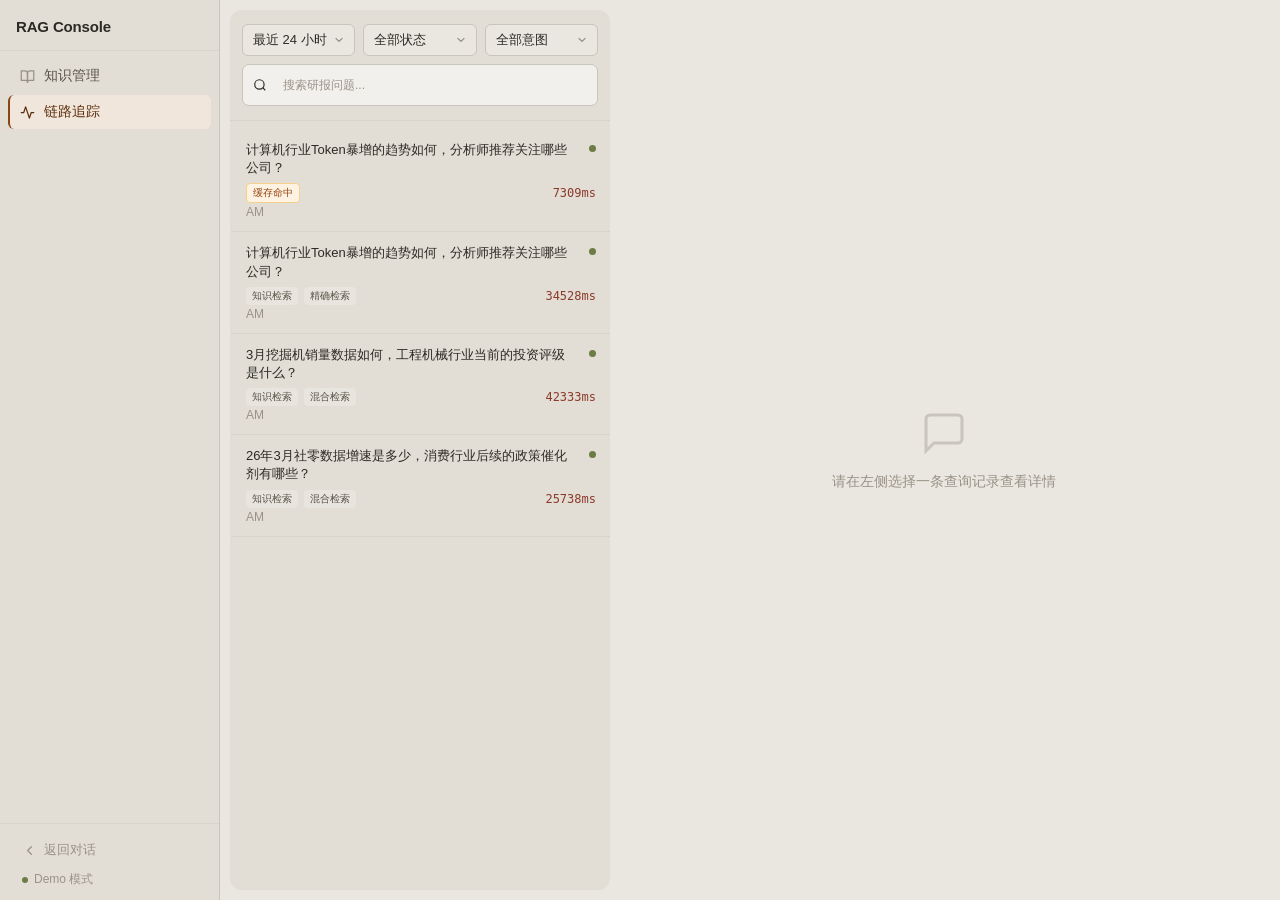
<file: tracing.html>
<!DOCTYPE html>
<html lang="zh-CN">
<head>
    <meta charset="UTF-8">
    <meta name="viewport" content="width=device-width, initial-scale=1.0">
    <title>查询追踪 - 投研助手</title>
    <link rel="icon" type="image/svg+xml" href="/favicon.svg">
    <link rel="stylesheet" href="/assets/shell.css" />
    <style>
        :root {
          --bg-app:         #EAE7E0;
          --bg-sidebar:     #E2DED6;
          --bg-panel:       #F2F0EC;
          --bg-hover:       #E8E5DE;
          --bg-gray-layer:  #E8E5DE;
          --border:         #C9C5BC;
          --border-subtle:  #D8D4CC;
          --accent:         #8B4513;
          --accent-light:   #F0E6DC;
          --accent-muted:   #B8784A;
          --accent-dark:    #5C2D0A;
          --btn-primary-bg: #2C2A24;
          --btn-primary-fg: #F2F0EC;
          --text-primary:   #2C2A24;
          --text-secondary: #5A5449;
          --text-muted:     #9A9287;
          --success:        #6B7C45;
          --success-light:  #E8EDD8;
          --warning:        #8A6E2A;
          --warning-light:  #F0E8D4;
          --danger:         #8C3A2A;
          --danger-light:   #F5E4E0;
        }
        * { box-sizing: border-box; margin: 0; padding: 0; box-shadow: none !important; }
        button, input, select {
            font-family: inherit; font-size: inherit; outline: none; border: none; background: none;
            font-weight: 400;
        }
        button { cursor: pointer; color: inherit; }
        .font-mono { font-family: "JetBrains Mono", Consolas, monospace; }
        .fw-500 { font-weight: 500; }
        .text-muted { color: var(--text-muted); }
        .text-secondary { color: var(--text-secondary); }

        .trace-workspace {
            flex: 1;
            display: flex;
            overflow: hidden;
        }
        .trace-panel {
            width: 380px;
            background: var(--bg-sidebar);
            border-radius: 12px;
            margin: 10px 0 10px 10px;
            border: none;
            display: flex;
            flex-direction: column;
            flex-shrink: 0;
            z-index: 10;
        }
        .trace-detail {
            flex: 1;
            display: flex;
            flex-direction: column;
            position: relative;
            min-width: 0;
            background: var(--bg-app);
            padding: 10px 10px 10px 8px;
        }

        .filter-bar {
            padding: 14px 12px;
            border-bottom: 0.5px solid var(--border-subtle);
            display: flex;
            flex-direction: column;
            gap: 8px;
            background: transparent;
        }
        .filter-row {
            display: flex;
            gap: 8px;
            align-items: center;
            width: 100%;
        }
        .filter-row:not(.search-row) {
            display: grid;
            grid-template-columns: repeat(3, minmax(0, 1fr));
            gap: 8px;
            align-items: stretch;
        }
        .filter-row.search-row {
            width: 100%;
            display: block;
        }
        .filter-bar .custom-select {
            flex: 1;
            min-width: 0;
        }
        .filter-bar .custom-select .cs-trigger {
            width: 100%;
            display: flex;
            justify-content: space-between;
            align-items: center;
            gap: 6px;
            min-width: 0;
        }
        .filter-bar .custom-select .cs-trigger .cs-value {
            flex: 1;
            text-align: left;
            white-space: nowrap;
        }
        .filter-bar .custom-select .cs-trigger svg {
            flex-shrink: 0;
        }
        .select-box {
            background: var(--bg-panel);
            border: 0.5px solid var(--border);
            border-radius: 7px;
            padding: 6px 10px;
            color: var(--text-primary);
            font-size: 12px;
            display: flex;
            align-items: center;
            gap: 6px;
        }
        .search-box {
            flex: 1 1 auto;
            width: 100%;
            min-width: 0;
            background: var(--bg-panel);
            border: 0.5px solid var(--border);
            border-radius: 7px;
            padding: 6px 10px;
            font-size: 12px;
            display: flex;
            align-items: center;
            gap: 6px;
        }
        .filter-row.search-row .search-box { width: 100%; }
        .search-box input { flex: 1; width: 100%; color: var(--text-primary); font-size: 12px; }
        .search-box input::placeholder { color: var(--text-muted); }

        .trace-list { flex: 1; overflow-y: auto; padding: 8px 0; display: flex; flex-direction: column; }
        .trace-item {
            padding: 12px 14px;
            border-bottom: 0.5px solid var(--border-subtle);
            cursor: pointer;
            border-left: 2px solid transparent;
            display: flex;
            flex-direction: column;
            gap: 6px;
        }
        .trace-item:hover { background: var(--bg-hover); }
        .trace-item.active {
            background: var(--bg-panel);
            border-left-color: var(--accent);
        }

        .trace-header { display: flex; justify-content: space-between; align-items: flex-start; gap: 12px; }
        .trace-question {
            font-size: 13px;
            font-weight: 500;
            color: var(--text-primary);
            display: -webkit-box;
            -webkit-line-clamp: 2;
            -webkit-box-orient: vertical;
            overflow: hidden;
            line-height: 1.4;
            flex: 1;
        }
        .trace-status-dot { width: 7px; height: 7px; border-radius: 50%; flex-shrink: 0; margin-top: 4px; }
        .status-success { background: var(--success); }
        .status-failed  { background: var(--danger); }

        .trace-meta { display: flex; justify-content: space-between; align-items: center; font-size: 12px; }
        .trace-badges { display: flex; gap: 6px; }
        .badge {
            padding: 2px 6px;
            border-radius: 4px;
            background: var(--bg-hover);
            color: var(--text-secondary);
            font-size: 10px;
            font-weight: 400;
        }
        .badge-cache {
            background: #fef3e2;
            color: #92400e;
            border: 1px solid #f6d08a;
        }
        .latency { font-size: 12px; }
        .latency.fast   { color: var(--success); }
        .latency.medium { color: var(--warning); }
        .latency.slow   { color: var(--danger); }

        .empty-state {
            flex: 1;
            display: flex;
            flex-direction: column;
            align-items: center;
            justify-content: center;
            color: var(--text-muted);
        }
        .detail-container {
            flex: 1;
            display: none;
            flex-direction: column;
            overflow-y: auto;
            padding: 20px 24px;
            gap: 20px;
        }

        .detail-header { display: flex; flex-direction: column; gap: 12px; }
        .detail-title {
            font-size: 16px;
            font-weight: 500;
            color: var(--text-primary);
            line-height: 1.4;
        }
        .detail-info-row {
            display: flex;
            gap: 14px;
            font-size: 11px;
            color: var(--text-muted);
        }
        .info-item { display: flex; gap: 6px; align-items: center; }
        .info-item span:last-child { color: var(--text-secondary); }

        .section-title {
            font-size: 10px;
            font-weight: 500;
            color: var(--text-muted);
            letter-spacing: .06em;
            border-bottom: 0.5px solid var(--border-subtle);
            padding-bottom: 7px;
            margin-bottom: 12px;
        }

        .waterfall-container {
            background: var(--bg-panel);
            border: 0.5px solid var(--border);
            border-radius: 12px;
            padding: 14px 16px;
        }
        .wf-row { display: flex; flex-direction: column; margin-bottom: 4px; }
        .wf-main {
            display: flex;
            align-items: center;
            gap: 16px;
            cursor: pointer;
            padding: 5px 8px;
            border-radius: 7px;
            transition: background 0.2s;
        }
        .wf-main:hover { background: var(--bg-hover); }
        .wf-label {
            width: 90px;
            font-size: 11px;
            font-weight: 500;
            color: var(--text-muted);
            letter-spacing: .04em;
        }
        .wf-track {
            flex: 1;
            height: 14px;
            background: var(--bg-hover);
            border-radius: 3px;
            position: relative;
            overflow: hidden;
        }
        .wf-bar {
            position: absolute;
            height: 100%;
            background: var(--text-muted);
            border-radius: 3px;
            min-width: 2px;
        }
        .wf-time {
            width: 60px;
            text-align: right;
            font-size: 11px;
            color: var(--text-muted);
        }

        .wf-details {
            display: none;
            margin: 2px 0 10px 106px;
            padding: 10px 12px;
            background: transparent;
            border: none;
            border-top: 0.5px solid var(--border-subtle);
            border-radius: 0;
            font-size: 12px;
        }
        .wf-row.expanded .wf-details { display: block; }
        .wf-row.expanded .wf-label { color: var(--text-primary); }
        .wf-row.expanded .wf-bar   { background: var(--accent); }
        .io-block { margin-bottom: 8px; }
        .io-block:last-child { margin-bottom: 0; }
        .io-label { color: var(--text-muted); margin-bottom: 4px; font-size: 11px; }
        .io-content {
            background: var(--bg-panel);
            border: 0.5px solid var(--border);
            border-radius: 6px;
            padding: 8px 10px;
            font-size: 11px;
            color: var(--text-primary);
            white-space: pre-wrap;
            word-break: break-all;
            font-family: "JetBrains Mono", Consolas, monospace;
        }
        .wf-exec-block {
            margin-top: 10px;
            padding-top: 8px;
            border-top: 0.5px dashed var(--border-subtle);
        }
        .wf-exec-title {
            font-size: 10px;
            color: var(--text-muted);
            margin-bottom: 8px;
            letter-spacing: .04em;
        }
        .wf-exec-list {
            display: flex;
            flex-direction: column;
            gap: 8px;
        }
        .wf-exec-item {
            border: 0.5px solid var(--border);
            border-radius: 8px;
            background: var(--bg-panel);
            padding: 8px 10px;
        }
        .wf-exec-row {
            display: flex;
            gap: 8px;
            align-items: baseline;
            margin-bottom: 4px;
        }
        .wf-exec-row:last-child { margin-bottom: 0; }
        .wf-exec-key {
            font-size: 10px;
            color: var(--text-muted);
            white-space: nowrap;
            min-width: 48px;
            flex-shrink: 0;
        }
        .wf-exec-val {
            font-size: 12px;
            color: var(--text-primary);
            word-break: break-all;
        }
        .wf-exec-tags {
            margin-top: 6px;
            display: flex;
            flex-wrap: wrap;
            gap: 6px;
        }
        .wf-exec-tag {
            display: inline-flex;
            align-items: center;
            padding: 2px 6px;
            border-radius: 999px;
            background: var(--bg-hover);
            border: 0.5px solid var(--border-subtle);
            font-size: 10px;
            color: var(--text-secondary);
        }

        .chunks-grid { display: grid; grid-template-columns: repeat(auto-fill, minmax(260px, 1fr)); gap: 10px; }
        .chunk-card {
            background: var(--bg-panel);
            border: 0.5px solid var(--border);
            border-radius: 10px;
            padding: 12px 14px;
            display: flex;
            flex-direction: column;
            gap: 7px;
        }
        .chunk-header { display: flex; justify-content: space-between; align-items: center; }
        .chunk-file {
            font-size: 12px;
            font-weight: 500;
            color: var(--text-primary);
            overflow: hidden;
            text-overflow: ellipsis;
            white-space: nowrap;
        }
        .chunk-scores { display: flex; gap: 8px; font-size: 11px; }
        .score-item {
            background: var(--bg-hover);
            border: none;
            border-radius: 4px;
            padding: 2px 6px;
            font-size: 10px;
            color: var(--text-secondary);
        }
        .chunk-preview {
            font-size: 11px;
            color: var(--text-muted);
            line-height: 1.6;
            display: -webkit-box;
            -webkit-line-clamp: 4;
            -webkit-box-orient: vertical;
            overflow: hidden;
        }

        .answer-box {
            background: var(--bg-panel);
            border: 0.5px solid var(--border);
            border-radius: 12px;
            padding: 16px 20px;
            font-size: 13px;
            line-height: 1.75;
            color: var(--text-primary);
        }

        .error-card {
            background: var(--danger-light);
            border: 0.5px solid var(--danger);
            border-radius: 10px;
            padding: 14px 16px;
            color: var(--danger);
            gap: 6px;
            display: none;
            flex-direction: column;
        }
        .error-title { font-size: 13px; font-weight: 500; color: var(--danger); display: flex; align-items: center; gap: 6px; }
        .error-msg   { font-size: 12px; color: var(--danger); }

    </style>
</head>
<body data-page="tracing">
    <div id="sidebar-mount"></div>
    <div class="page-body">
    <div class="trace-workspace">
    <aside class="trace-panel">
        <div class="filter-bar">
            <div class="filter-row">
                <select class="select-box" id="filter-time">
                    <option value="1h">最近 1 小时</option>
                    <option value="6h">最近 6 小时</option>
                    <option value="24h" selected>最近 24 小时</option>
                    <option value="7d">最近 7 天</option>
                </select>
                <select class="select-box" id="filter-status">
                    <option value="all">全部状态</option>
                    <option value="success">成功</option>
                    <option value="failed">失败</option>
                </select>
                <select class="select-box" id="filter-intent">
                    <option value="all">全部意图</option>
                    <option value="query">检索回答</option>
                    <option value="chat">闲聊</option>
                </select>
            </div>
            <div class="filter-row search-row">
                <div class="search-box">
                    <svg width="14" height="14" viewBox="0 0 24 24" fill="none" stroke="currentColor" stroke-width="2"><circle cx="11" cy="11" r="8"></circle><line x1="21" y1="21" x2="16.65" y2="16.65"></line></svg>
                    <input type="text" id="filter-search" placeholder="搜索研报问题...">
                </div>
            </div>
        </div>
        <div class="trace-list" id="trace-list">
            </div>
    </aside>

    <main class="trace-detail">
        <div class="empty-state" id="empty-state">
            <svg width="48" height="48" viewBox="0 0 24 24" fill="none" stroke="var(--border)" stroke-width="1.5" style="margin-bottom:16px;"><path d="M21 15a2 2 0 0 1-2 2H7l-4 4V5a2 2 0 0 1 2-2h14a2 2 0 0 1 2 2z"></path></svg>
            <div class="fw-500">请在左侧选择一条查询记录查看详情</div>
        </div>

        <div class="detail-container" id="detail-container">
            <div class="detail-header">
                <div class="detail-title" id="dt-question"></div>
                <div class="detail-info-row font-mono">
                    <div class="info-item"><span class="text-muted">TIME:</span> <span id="dt-time"></span></div>
                    <div class="info-item"><span class="text-muted">ID:</span> <span id="dt-id"></span></div>
                    <div class="info-item"><span class="text-muted">USER:</span> <span id="dt-user"></span></div>
                    <div class="info-item"><span class="text-muted">TOTAL:</span> <span id="dt-total-latency" class="fw-500"></span></div>
                </div>
            </div>

            <div class="error-card" id="error-card">
                <div class="error-title">
                    <svg width="16" height="16" viewBox="0 0 24 24" fill="none" stroke="currentColor" stroke-width="2"><circle cx="12" cy="12" r="10"></circle><line x1="12" y1="8" x2="12" y2="12"></line><line x1="12" y1="16" x2="12.01" y2="16"></line></svg>
                    执行异常 (节点: <span id="err-node"></span>)
                </div>
                <div class="error-msg" id="err-msg"></div>
            </div>

            <div>
                <div class="section-title">执行瀑布图</div>
                <div class="waterfall-container" id="waterfall-container">
                    </div>
            </div>

            <div id="chunks-section">
                <div class="section-title">召回片段 (<span id="chunk-count">0</span>)</div>
                <div class="chunks-grid" id="chunks-grid">
                    </div>
            </div>

            <div id="answer-section">
                <div class="section-title">生成回答</div>
                <div class="answer-box">
                    <div id="dt-answer" style="white-space: pre-wrap;"></div>
                </div>
            </div>
        </div>
    </main>
    </div>
    </div>

    <div id="chunk-modal" style="display:none; position:fixed; inset:0; background:rgba(0,0,0,0.3); z-index:1000; align-items:center; justify-content:center;">
        <div style="background:var(--bg-panel); border-radius:14px; border:0.5px solid var(--border); width:520px; max-height:80vh; overflow-y:auto; display:flex; flex-direction:column;">
            <div style="padding:18px 24px 14px; border-bottom:0.5px solid var(--border-subtle); display:flex; justify-content:space-between; align-items:center;">
                <span id="chunk-modal-title" style="font-size:14px; font-weight:500; color:var(--text-primary);">查看片段</span>
                <button onclick="closeChunkModal()" style="color:var(--text-muted); background:none; border:none; cursor:pointer;">✕</button>
            </div>
            <div style="padding:20px 24px; overflow-y:auto;">
                <label style="font-size:12px; font-weight:500; color:var(--text-secondary); display:block; margin-bottom:8px;">片段内容</label>
                <div id="chunk-modal-content" style="width:100%; min-height:200px; max-height:50vh; overflow-y:auto; background:var(--bg-app); border:0.5px solid var(--border); border-radius:8px; padding:10px 12px; font-size:13px; color:var(--text-primary); line-height:1.7; white-space:pre-wrap; word-break:break-word;"></div>
                <div id="chunk-modal-task" style="display:none; margin-top:12px;">
                    <div style="font-size:11px; color:var(--text-muted); margin-bottom:6px;">向量化进度</div>
                    <div style="height:4px; background:var(--border-subtle); border-radius:2px; overflow:hidden;">
                        <div id="chunk-modal-fill" style="height:100%; background:var(--accent); width:0%; transition:width 0.3s;"></div>
                    </div>
                    <div id="chunk-modal-status" style="font-size:11px; color:var(--text-muted); margin-top:4px;"></div>
                </div>
            </div>
            <div style="padding:14px 24px; border-top:0.5px solid var(--border-subtle); display:flex; justify-content:flex-end; gap:10px;">
                <button onclick="closeChunkModal()" style="padding:7px 16px; border:0.5px solid var(--border); border-radius:8px; background:var(--bg-hover); font-size:13px; color:var(--text-secondary); cursor:pointer;">关闭</button>
            </div>
        </div>
    </div>

    <script src="/assets/api.js"></script>
    <script src="/assets/shell.js"></script>
    <script>
        // 全局函数
        function closeChunkModal() {
            const modal = document.getElementById('chunk-modal');
            if (modal) modal.style.display = 'none';
        }

        function openChunkModal(content) {
            const modal = document.getElementById('chunk-modal');
            const contentEl = document.getElementById('chunk-modal-content');
            if (contentEl) contentEl.innerText = content || '';
            if (modal) modal.style.display = 'flex';
        }

        // Mock 链路追踪数据（仅用于 demo 展示）
        const MOCK_TRACES = [
            {
                id: "tr_0dd1d335",
                question: "计算机行业Token暴增的趋势如何，分析师推荐关注哪些公司？",
                answer: "### 一、Token 暴增的趋势  \n\n- 近期国内日均 Token 调用量已突破 **140 万亿**，相比 2024 年初的约 **1000 亿**，增长了 **千倍以上**。  \n- 主要大模型（如豆包、字节跳动）日均 Token 使用量同样实现了数百倍至千倍的快速增长。  \n- 企业级 Token 消费进入规模化付费阶段，已有 **140 家** 企业客户累计调用量突破万亿，平台年度经常性收入实现 **60 倍** 的增长。  \n- 这种 Token 消耗的激增直接推动了算力需求的上升，形成了 \"Token 需求爆发 → 算力涨价 → 超节点部署 → 供给提升\" 的正向循环。\n\n### 二、分析师推荐关注的公司  \n\n- **国产 GPU**：寒武纪、海光信息  \n- **超节点整机**：中科曙光、浪潮信息、神州数码、拓维信息  \n- **算力租赁龙头**：协创数据、宏景科技、润建股份、利通电子、盈峰环境  \n- **核心配套**：华丰科技、杰华特、申菱环境、英维克、高澜股份、欧陆通、中恒电气  \n\n这些标的被视为受益于 Token 暴增带来的算力需求增长的关键企业。",
                intent: "query",
                route: "global",
                total_latency_ms: 7309,
                status: "success",
                created_at: "2026-04-25T10:38:38.072862+00:00",
                user: "api_user",
                error: {},
                spans: [
                    {
                        name: "generate",
                        start_ms: 7,
                        end_ms: 7309,
                        input: "计算机行业Token暴增的趋势如何，分析师推荐关注哪些公司？",
                        output: null,
                        detail: null,
                    },
                ],
                chunks: [],
                cache_hit: true,
            },
        ];

        const TraceAPI = {
            _data: null,
            async _loadMockData() {
                if (!this._data) {
                    const resp = await fetch('/mock_traces.json');
                    const json = await resp.json();
                    this._data = json.traces || [];
                }
                return this._data;
            },
            async getTraces(params) {
                const traces = await this._loadMockData();
                // 简单过滤
                let result = [...traces];
                if (params.status && params.status !== 'all') {
                    result = result.filter(t => t.status === params.status);
                }
                if (params.intent && params.intent !== 'all') {
                    result = result.filter(t => {
                        const key = typeof t.intent === 'object' ? (t.intent.intent_type || '') : String(t.intent || '').toLowerCase();
                        return key === params.intent;
                    });
                }
                if (params.q && params.q.trim()) {
                    const q = params.q.trim().toLowerCase();
                    result = result.filter(t => (t.question || '').toLowerCase().includes(q));
                }
                return result;
            },
            async getTraceDetail(id) {
                const traces = await this._loadMockData();
                return traces.find(t => t.id === id) || null;
            },
        };

        function formatCreatedAt(value) {
            if (!value) return '-';
            const date = new Date(value);
            if (Number.isNaN(date.getTime())) return value;
            return date.toLocaleString();
        }

        function escapeHtml(text) {
            const div = document.createElement('div');
            div.textContent = text;
            return div.innerHTML;
        }

        function cleanPreview(text) {
            if (!text) return '';
            return text.replace(/<[^>]*>/g, '');
        }

        function formatListTime(value) {
            const full = formatCreatedAt(value);
            if (full.includes(' ')) return full.split(' ').slice(-1)[0];
            return full;
        }

        /**
         * ==========================================
         * TraceList 模块
         * ==========================================
         */
        const TraceList = {
            data: [],
            activeId: null,

            async init() {
                this.bindFilters();
                await this.reload();
            },

            bindFilters() {
                ['filter-time', 'filter-status', 'filter-intent'].forEach(id => {
                    document.getElementById(id).addEventListener('change', () => this.reload());
                });
                document.getElementById('filter-search').addEventListener('input', () => this.reload());
            },

            getLatencyClass(ms) {
                if (ms < 1000) return 'fast';
                if (ms < 3000) return 'medium';
                return 'slow';
            },

            getFilters() {
                return {
                    time: document.getElementById('filter-time').value,
                    status: document.getElementById('filter-status').value,
                    intent: document.getElementById('filter-intent').value,
                    q: document.getElementById('filter-search').value.trim(),
                };
            },

            async reload() {
                try {
                    this.data = await TraceAPI.getTraces(this.getFilters());
                    if (this.activeId && !this.data.some(t => t.id === this.activeId)) {
                        this.activeId = null;
                        UIController.showEmptyView();
                    }
                    this.render();
                } catch (err) {
                    alert(`加载记录失败：${err.message}`);
                }
            },

            render() {
                const container = document.getElementById('trace-list');
                const intentMap = {
                    knowledge: '知识检索',
                    query: '知识检索',
                    chat: '闲聊',
                    clarify: '澄清',
                    system: '系统',
                };
                const routeMap = {
                    directed: '精确检索',
                    directed_only: '精确检索',
                    global: '全局检索',
                    fallback: '兜底检索',
                    mix: '混合检索',
                    clarify: '需要澄清',
                    system: '系统回答',
                };
                const normalizeIntentKey = (rawIntent) => {
                    if (rawIntent === null || rawIntent === undefined) return '';
                    if (typeof rawIntent === 'object' && !Array.isArray(rawIntent)) {
                        const key = String(rawIntent.intent_type ?? rawIntent.intent ?? '').trim().toLowerCase();
                        return key;
                    }
                    const text = String(rawIntent).trim();
                    if (!text) return '';
                    const direct = text.toLowerCase();
                    if (intentMap[direct]) return direct;

                    // 兼容历史数据: "{'intent_type': 'knowledge'}"
                    const pyStyleMatched = text.match(/intent_type['"]?\s*:\s*['"]([^'"]+)['"]/i);
                    if (pyStyleMatched && pyStyleMatched[1]) {
                        return String(pyStyleMatched[1]).trim().toLowerCase();
                    }
                    try {
                        const parsed = JSON.parse(text);
                        if (parsed && typeof parsed === 'object' && !Array.isArray(parsed)) {
                            return String(parsed.intent_type ?? parsed.intent ?? '').trim().toLowerCase();
                        }
                    } catch {
                        // ignore parse error
                    }
                    return direct;
                };
                container.innerHTML = this.data.map(t => `
                    <div class="trace-item ${this.activeId === t.id ? 'active' : ''}" onclick="TraceList.select('${t.id}')">
                        <div class="trace-header">
                            <div class="trace-question">${t.question}</div>
                            <div class="trace-status-dot ${t.status === 'success' ? 'status-success' : 'status-failed'}"></div>
                        </div>
                        <div class="trace-meta">
                            <div class="trace-badges">
                            ${t.cache_hit
                                ? `<span class="badge badge-cache">缓存命中</span>`
                                : `
                                    <span class="badge">${intentMap[normalizeIntentKey(t.intent)] || t.intent}</span>
                                    <span class="badge">${routeMap[t.route] || t.route}</span>
                                `
                            }
                        </div>
                            <div class="latency font-mono ${this.getLatencyClass(t.total_latency_ms)}">${t.total_latency_ms}ms</div>
                        </div>
                        <div class="trace-meta text-muted" style="margin-top:-4px;">
                            <span>${formatListTime(t.created_at)}</span>
                        </div>
                    </div>
                `).join('');
            },

            async select(id) {
                this.activeId = id;
                this.render(); // Update active state
                await TraceDetail.load(id);
            }
        };

        /**
         * ==========================================
         * WaterfallRenderer 模块
         * ==========================================
         */
        const WaterfallRenderer = {
            spanFieldConfig: {
                rewrite: {},
                intent: {
                    intent_type: '意图类型',
                    recognized_intents: '识别意图',
                },
                retrieval: {
                    deduped_count: '召回总数',
                    rerank: '重排',
                },
                rerank: {
                    top_k: 'Top K',
                    reranked: '重排数量',
                },
                generate: {
                    model: '模型',
                    input_tokens: '输入 token',
                    output_tokens: '输出 token',
                },
            },
            escapeHTML(value) {
                return String(value ?? '')
                    .replace(/&/g, '&amp;')
                    .replace(/</g, '&lt;')
                    .replace(/>/g, '&gt;')
                    .replace(/"/g, '&quot;')
                    .replace(/'/g, '&#39;');
            },
            parseDetail(raw) {
                try {
                    const obj = JSON.parse(raw);
                    if (!obj || typeof obj !== 'object' || Array.isArray(obj)) {
                        return null;
                    }
                    return obj;
                } catch {
                    return null;
                }
            },
            formatExecutionDetails(rawItems) {
                if (!Array.isArray(rawItems) || rawItems.length === 0) {
                    return '';
                }
                const scopeMap = {
                    directed: '定向',
                    global: '全局',
                };
                const methodMap = {
                    hybrid: '混合',
                    vector: '向量',
                };
                const mapScopeText = (value) => {
                    if (value === null || value === undefined) return '-';
                    const normalizeToken = (token) => {
                        const raw = String(token ?? '').trim();
                        if (!raw) return '';
                        return scopeMap[raw.toLowerCase()] || raw;
                    };
                    if (Array.isArray(value)) {
                        const mapped = value.map(normalizeToken).filter(Boolean);
                        return mapped.length ? mapped.join(' + ') : '-';
                    }
                    const text = String(value).trim();
                    if (!text) return '-';
                    const mapped = text
                        .split('+')
                        .map(part => normalizeToken(part))
                        .filter(Boolean);
                    return mapped.length ? mapped.join(' + ') : text;
                };
                const mapMethodText = (value) => {
                    const raw = String(value ?? '').trim();
                    if (!raw) return '-';
                    return methodMap[raw.toLowerCase()] || raw;
                };
                const normalizeText = (value, fallback = '-') => {
                    if (value === null || value === undefined) return fallback;
                    if (Array.isArray(value)) return value.length ? value.map(item => String(item ?? '').trim()).filter(Boolean).join(' + ') : fallback;
                    const text = String(value).trim();
                    return text || fallback;
                };

                const cards = rawItems
                    .filter(item => item && typeof item === 'object' && !Array.isArray(item))
                    .map((item, index) => {
                        const intent = normalizeText(item.intent);
                        const query = normalizeText(item.query);
                        const scopes = mapScopeText(item.scopes);
                        const method = mapMethodText(item.method);
                        const topK = normalizeText(item.top_k);
                        const rerank = typeof item.rerank === 'boolean' ? (item.rerank ? '开' : '关') : normalizeText(item.rerank);
                        const intentTag = intent !== '-' ? `<span class="wf-exec-tag">${this.escapeHTML(intent)}</span>` : '';

                        const tags = [
                            `范围: ${scopes}`,
                            `方式: ${method}`,
                            `top_k: ${topK}`,
                            `重排: ${rerank}`,
                        ]
                            .filter(Boolean)
                            .map(tag => `<span class="wf-exec-tag">${this.escapeHTML(tag)}</span>`)
                            .join('');

                        return `
                            <div class="wf-exec-item">
                                <div class="wf-exec-row">
                                    <span class="wf-exec-key">子问题</span>
                                    <span class="wf-exec-val">#${index + 1} ${intentTag} ${this.escapeHTML(query)}</span>
                                </div>
                                ${tags ? `<div class="wf-exec-tags">${tags}</div>` : ''}
                            </div>
                        `;
                    })
                    .join('');

                return cards;
            },
            formatRewriteQuestions(obj) {
                const items = this.parseArrayLike(obj?.intent_sub_questions);
                if (!items) {
                    return '';
                }
                const lines = items
                    .filter(item => item && typeof item === 'object' && !Array.isArray(item))
                    .map(item => {
                        const intent = String(item.intent ?? '').trim();
                        const query = String(item.query ?? '').trim();
                        if (!query) return '';
                        const tag = intent ? `<span class="wf-exec-tag">${this.escapeHTML(intent)}</span>` : '';
                        return `${tag} ${this.escapeHTML(query)}`;
                    })
                    .filter(Boolean);
                if (!lines.length) {
                    return '';
                }
                return `<div style="display:flex;gap:8px;align-items:baseline;margin-bottom:4px;">
                    <span style="font-size:10px;color:#9A9287;white-space:nowrap;min-width:80px;flex-shrink:0;">改写问题</span>
                    <span style="font-size:12px;color:#2C2A24;word-break:break-all;">${lines.join('<br>')}</span>
                </div>`;
            },
            parseArrayLike(value) {
                if (Array.isArray(value)) {
                    return value;
                }
                if (typeof value === 'string') {
                    try {
                        const parsed = JSON.parse(value);
                        if (Array.isArray(parsed)) {
                            return parsed;
                        }
                    } catch {
                        return null;
                    }
                }
                return null;
            },
            formatDetail(raw, spanName) {
                const obj = this.parseDetail(raw);
                if (!obj) {
                    return '';
                }
                const normalizedSpanName = String(spanName || '').toLowerCase();
                if (normalizedSpanName === 'rewrite') {
                    return this.formatRewriteQuestions(obj);
                }
                const detailObj = { ...obj };
                if (normalizedSpanName === 'intent') {
                    const intents = this.parseArrayLike(detailObj.intents);
                    if (intents && intents.length) {
                        detailObj.recognized_intents = intents;
                    } else if (detailObj.intent_label !== undefined) {
                        detailObj.recognized_intents = [detailObj.intent_label];
                    }
                }
                if (
                    normalizedSpanName === 'retrieval'
                    && detailObj.retrieved_total_before_dedup === undefined
                    && detailObj.retrieved_count !== undefined
                ) {
                    detailObj.retrieved_total_before_dedup = detailObj.retrieved_count;
                }
                // 为 retrieval 阶段添加 rerank 字段
                if (normalizedSpanName === 'retrieval' && detailObj.rerank === undefined) {
                    // 从 merged_params 中提取 rerank 值
                    if (detailObj.merged_params && typeof detailObj.merged_params === 'object') {
                        detailObj.rerank = detailObj.merged_params.rerank;
                    } else if (detailObj.merged_params && typeof detailObj.merged_params === 'string') {
                        try {
                            const params = JSON.parse(detailObj.merged_params);
                            if (params && typeof params === 'object') {
                                detailObj.rerank = params.rerank;
                            }
                        } catch {
                            // 解析失败，尝试从字符串中提取
                            if (detailObj.merged_params.includes('重排: 开')) {
                                detailObj.rerank = true;
                            } else if (detailObj.merged_params.includes('重排: 关')) {
                                detailObj.rerank = false;
                            }
                        }
                    }
                }
                const config = this.spanFieldConfig[normalizedSpanName] || {};
                const multilineKeys = new Set(['sub_questions', 'intents', 'queries']);
                const intentTypeMap = {
                    system: '系统',
                    knowledge: '知识问答',
                    unknown: '未知',
                    vision_only: '视觉直答',
                    vision_kb: '视觉检索',
                    // 兼容历史值
                    chitchat: '闲聊',
                    math: '计算',
                };
                const mapIntentType = (value) => {
                    const text = String(value ?? '').trim();
                    if (!text) return '-';
                    return intentTypeMap[text.toLowerCase()] || text;
                };
                const mapBooleanText = (value) => {
                    if (typeof value === 'boolean') return value ? '开' : '关';
                    const text = String(value ?? '').trim().toLowerCase();
                    if (text === 'true') return '开';
                    if (text === 'false') return '关';
                    return String(value ?? '').trim();
                };
                const mapShouldSplit = (value) => {
                    if (typeof value === 'boolean') {
                        return value ? '已拆分' : '未拆分';
                    }
                    const text = String(value ?? '').trim().toLowerCase();
                    if (text === 'true') return '已拆分';
                    if (text === 'false') return '未拆分';
                    return String(value ?? '');
                };
                const formatMergedParams = (value) => {
                    const params = value && typeof value === 'object' && !Array.isArray(value) ? value : {};
                    const parts = [];
                    if (params.top_k !== undefined && params.top_k !== null && String(params.top_k).trim()) {
                        parts.push(`top_k: ${String(params.top_k).trim()}`);
                    }
                    if (params.rerank !== undefined && params.rerank !== null && String(params.rerank).trim()) {
                        parts.push(`重排: ${mapBooleanText(params.rerank)}`);
                    }
                    const sortBy = String(params.sort_by ?? '').trim();
                    if (sortBy) {
                        parts.push(`排序: ${sortBy === 'date_desc' ? '时间倒序' : sortBy}`);
                    }
                    return parts.join(' / ');
                };
                const entries = Object.entries(config)
                .filter(([key]) => detailObj[key] !== undefined)
                .map(([key, label]) => {
                    const value = detailObj[key];
                    let valHTML = '';
                    if (key === 'intent_items') {
                        const parsedArray = this.parseArrayLike(value);
                        if (parsedArray) {
                            const lines = parsedArray
                                .map(item => {
                                    if (!item || typeof item !== 'object' || Array.isArray(item)) return '';
                                    return String(item.query ?? '').trim();
                                })
                                .filter(Boolean);
                            if (lines.length > 0) {
                                valHTML = lines.map(line => this.escapeHTML(line)).join('<br>');
                            }
                        }
                    }
                    if (multilineKeys.has(key)) {
                        const parsedArray = this.parseArrayLike(value);
                        if (parsedArray) {
                            const lines = parsedArray
                                .map(item => String(item ?? '').trim())
                                .filter(Boolean);
                            if (lines.length > 0) {
                                valHTML = lines.map(line => this.escapeHTML(line)).join('<br>');
                            }
                        }
                    }
                    if (key === 'recognized_intents') {
                        const parsedArray = this.parseArrayLike(value);
                        if (parsedArray) {
                            const text = parsedArray
                                .map(item => String(item ?? '').trim())
                                .filter(Boolean)
                                .join(' · ');
                            if (text) {
                                valHTML = this.escapeHTML(text);
                            }
                        }
                    }
                    if (key === 'merged_params') {
                        const text = formatMergedParams(value);
                        if (text) {
                            valHTML = this.escapeHTML(text);
                        }
                    }
                    if (!valHTML) {
                        let fallback = '';
                        if (key === 'intent_type') {
                            fallback = mapIntentType(value);
                        } else if (key === 'should_split') {
                            fallback = mapShouldSplit(value);
                        } else {
                            fallback = typeof value === 'object' ? JSON.stringify(value) : String(value);
                        }
                        valHTML = this.escapeHTML(fallback);
                    }
                    return `<div style="display:flex;gap:8px;align-items:baseline;margin-bottom:4px;">
                        <span style="font-size:10px;color:#9A9287;white-space:nowrap;min-width:80px;flex-shrink:0;">${this.escapeHTML(label)}</span>
                        <span style="font-size:12px;color:#2C2A24;word-break:break-all;">${valHTML}</span>
                    </div>`;
                }).join('');
                return entries || '';
            },
            render(spans, totalMs, cacheHit = false) {
                const container = document.getElementById('waterfall-container');
                if (cacheHit) {
                    const duration = Math.max(0, Number(totalMs) || 0);
                    container.innerHTML = `
                        <div class="wf-row">
                            <div class="wf-main">
                                <div class="wf-label">缓存命中</div>
                                <div class="wf-track">
                                    <div class="wf-bar" style="left: 0%; width: 100%;"></div>
                                </div>
                                <div class="wf-time font-mono">${duration}ms</div>
                            </div>
                        </div>
                    `;
                    return;
                }
                if (!spans || spans.length === 0) {
                    container.innerHTML = '<div class="text-muted">暂无执行节点数据</div>';
                    return;
                }

                // 保证瀑布图刻度合理，如果是失败导致 totalMs 不准，取最大 end_ms
                const maxEnd = Math.max(1, totalMs, ...spans.map(s => s.end_ms));

                container.innerHTML = spans.filter(span => span.name !== 'rerank').map((span, index) => {
                    const leftPct = (span.start_ms / maxEnd) * 100;
                    const widthPct = ((span.end_ms - span.start_ms) / maxEnd) * 100;
                    const duration = span.end_ms - span.start_ms;
                    const spanName = String(span.name || '').toLowerCase();
                    
                    let detailsHtml = '';
                    const hideInput = spanName === 'generate' || spanName === 'rerank' || spanName === 'rewrite' || spanName === 'retrieval';
                    const hideOutput = spanName === 'rewrite' || spanName === 'rerank';
                    const hideDetail = spanName === 'rerank';

                    if (span.input && !hideInput) {
                        detailsHtml += `
                            <div style="display:flex;gap:8px;align-items:baseline;margin-bottom:8px;">
                                <span style="font-size:10px;color:#9A9287;white-space:nowrap;width:36px;flex-shrink:0;">输入</span>
                                <span style="font-size:12px;color:#2C2A24;line-height:1.6;">${this.escapeHTML(span.input)}</span>
                            </div>`;
                    }
                    if (span.output && !hideOutput) {
                        detailsHtml += `
                            <div style="display:flex;gap:8px;align-items:baseline;margin-bottom:8px;">
                                <span style="font-size:10px;color:#9A9287;white-space:nowrap;width:36px;flex-shrink:0;">输出</span>
                                <span style="font-size:12px;color:#2C2A24;line-height:1.6;">${this.escapeHTML(span.output)}</span>
                            </div>`;
                    }
                    if (span.detail && !hideDetail) {
                        const detailObject = this.parseDetail(span.detail);
                        const rows = this.formatDetail(span.detail, spanName);
                        const execRows = spanName === 'retrieval' ? this.formatExecutionDetails(detailObject?.execution_details) : '';
                        if (rows || execRows) {
                        detailsHtml += `
                            <div style="border-top:0.5px solid #D8D4CC;padding-top:8px;margin-top:4px;">
                                ${rows || ''}
                                ${execRows ? `
                                    <div class="wf-exec-block">
                                        <div class="wf-exec-title">子问题执行明细</div>
                                        <div class="wf-exec-list">${execRows}</div>
                                    </div>
                                ` : ''}
                            </div>`;
                        }
                    }

                    return `
                        <div class="wf-row" onclick="this.classList.toggle('expanded')">
                            <div class="wf-main">
                                <div class="wf-label">${span.name}</div>
                                <div class="wf-track">
                                    <div class="wf-bar" style="left: ${leftPct}%; width: ${Math.max(widthPct, 0.5)}%;"></div>
                                </div>
                                <div class="wf-time font-mono">${duration}ms</div>
                            </div>
                            ${detailsHtml ? `<div class="wf-details">${detailsHtml}</div>` : ''}
                        </div>
                    `;
                }).join('');
            }
        };

        /**
         * ==========================================
         * TraceDetail 模块
         * ==========================================
         */
        const TraceDetail = {
            async load(id) {
                UIController.showDetailView();
                let detail = null;
                try {
                    detail = await TraceAPI.getTraceDetail(id);
                } catch (err) {
                    alert(`加载详情失败：${err.message}`);
                    UIController.showEmptyView();
                    return;
                }
                if (!detail) return;

                // 渲染基础信息
                document.getElementById('dt-question').innerText = detail.question;
                document.getElementById('dt-time').innerText = formatCreatedAt(detail.created_at);
                document.getElementById('dt-id').innerText = detail.id;
                document.getElementById('dt-user').innerText = detail.user;
                
                const latEl = document.getElementById('dt-total-latency');
                latEl.innerText = `${detail.total_latency_ms}ms`;
                latEl.className = `fw-500 ${TraceList.getLatencyClass(detail.total_latency_ms)}`;

                // 错误处理
                const errCard = document.getElementById('error-card');
                const ansSection = document.getElementById('answer-section');
                if (detail.status === 'failed' && detail.error) {
                    errCard.style.display = 'flex';
                    ansSection.style.display = 'none';
                    document.getElementById('err-node').innerText = detail.error.node.toUpperCase();
                    document.getElementById('err-msg').innerText = `[${detail.error.code}] ${detail.error.msg}`;
                } else {
                    errCard.style.display = 'none';
                    ansSection.style.display = 'block';
                    document.getElementById('dt-answer').innerText = detail.answer;
                }

                // 渲染瀑布图
                WaterfallRenderer.render(detail.spans, detail.total_latency_ms, Boolean(detail.cache_hit));

                // 渲染 Chunks
                const chunksSection = document.getElementById('chunks-section');
                const chunksGrid = document.getElementById('chunks-grid');
                if (detail.chunks && detail.chunks.length > 0) {
                    chunksSection.style.display = 'block';
                    document.getElementById('chunk-count').innerText = detail.chunks.length;
                    chunksGrid.innerHTML = detail.chunks.map(c => {
                        const fallbackName = String(c.file || '-').split('/').pop().split('\\').pop();
                        const displayName = String(c.display_name || fallbackName || '-');
                        return `
                        <div class="chunk-card" data-content="${escapeHtml(c.content || c.preview || '')}">
                            <div class="chunk-header">
                                <div class="chunk-file" title="${c.file}">${displayName}</div>
                            </div>
                            <div class="chunk-scores font-mono">
                                <span class="score-item">RR: ${c.rerank_score.toFixed(3)}</span>
                                <span class="score-item text-muted">Ori: ${c.origin_score.toFixed(3)}</span>
                            </div>
                            <div class="chunk-preview">${escapeHtml(cleanPreview(c.preview))}</div>
                        </div>
                    `;
                    }).join('');
                    
                    // 添加事件监听器
                    document.querySelectorAll('.chunk-card').forEach(card => {
                        card.addEventListener('click', function() {
                            const content = this.getAttribute('data-content');
                            openChunkModal(content);
                        });
                    });
                } else {
                    chunksSection.style.display = 'none';
                }
            }
        };

        /**
         * ==========================================
         * UIController
         * ==========================================
         */
        const UIController = {
            init() {
                TraceList.init();
            },
            showEmptyView() {
                document.getElementById('empty-state').style.display = 'flex';
                document.getElementById('detail-container').style.display = 'none';
            },
            showDetailView() {
                document.getElementById('empty-state').style.display = 'none';
                document.getElementById('detail-container').style.display = 'flex';
            }
        };

        // Bootstrap
        document.addEventListener('DOMContentLoaded', () => UIController.init());

    </script>
</body>
</html>
</file>
<file: assets/shell.css>
/* ============================================================
   RAG Console — Shared Shell Styles
   ============================================================ */

:root {
  --bg-app:         #EDEEED;
  --bg-sidebar:     #E4E6E4;
  --bg-panel:       #F4F5F3;
  --bg-hover:       #D8DBD8;
  --bg-gray-layer:  #E0E2DF;
  --bg-sources:     #DDDFD9;
  --border:         #C8CBC6;
  --border-subtle:  #D8DBD6;
  --accent:         #6B7355;
  --accent-light:   #DEE2D4;
  --accent-muted:   #A4AC92;
  --accent-dark:    #505A3E;
  --text-primary:   #22241E;
  --text-secondary: #545848;
  --text-muted:     #8E9288;
  --success:        #5A7A52;
  --success-light:  #E2EBE0;
  --warning:        #8A7230;
  --warning-light:  #F0E8D4;
  --danger:         #8C4040;
  --danger-light:   #F0E2E2;
  --shadow-sm:      0 1px 4px rgba(14,16,12,0.07);
  --shadow-md:      0 2px 10px rgba(14,16,12,0.06);
  --r-sm: 6px;
  --r-md: 10px;
  --r-lg: 14px;
}

*, *::before, *::after { box-sizing: border-box; }

body {
  margin: 0;
  font-family: -apple-system, "Helvetica Neue", Arial, "PingFang SC", "Microsoft YaHei", sans-serif;
  font-size: 14px;
  font-weight: 400;
  color: var(--text-primary);
  background: var(--bg-app);
  height: 100vh;
  display: flex;
  overflow: hidden;
}

/* ─── Nav Sidebar (injected by shell.js into #sidebar-mount) ─── */

.nav-sidebar {
  width: 220px;
  background: var(--bg-sidebar);
  border-right: 0.5px solid var(--border);
  display: flex;
  flex-direction: column;
  flex-shrink: 0;
  z-index: 100;
  height: 100%;
}

.nav-brand {
  padding: 18px 16px 15px;
  font-size: 15px;
  font-weight: 600;
  color: var(--text-primary);
  letter-spacing: -0.01em;
  border-bottom: 0.5px solid var(--border-subtle);
  user-select: none;
}

.nav-items {
  flex: 1;
  padding: 8px;
  display: flex;
  flex-direction: column;
  gap: 2px;
  overflow-y: auto;
}

.nav-item {
  display: flex;
  align-items: center;
  gap: 9px;
  padding: 8px 10px;
  border-radius: var(--r-sm);
  color: var(--text-secondary);
  text-decoration: none;
  font-size: 13.5px;
  border-left: 2px solid transparent;
  transition: background 0.12s, color 0.12s;
}

.nav-item:hover {
  background: var(--bg-hover);
  color: var(--text-primary);
}

.nav-item.active {
  background: var(--accent-light);
  color: var(--accent-dark);
  font-weight: 500;
  border-left-color: var(--accent);
}

.nav-item svg { flex-shrink: 0; opacity: 0.55; }
.nav-item.active svg { opacity: 1; }

.nav-footer {
  padding: 10px 12px;
  border-top: 0.5px solid var(--border-subtle);
  display: flex;
  flex-direction: column;
  gap: 2px;
}

.nav-back-link {
  display: flex;
  align-items: center;
  gap: 7px;
  color: var(--text-muted);
  text-decoration: none;
  font-size: 13px;
  padding: 7px 10px;
  border-radius: var(--r-sm);
  transition: background 0.12s, color 0.12s;
}

.nav-back-link:hover {
  background: var(--bg-hover);
  color: var(--text-secondary);
}

.nav-health {
  display: flex;
  align-items: center;
  gap: 6px;
  font-size: 12px;
  color: var(--text-muted);
  padding: 3px 10px 2px;
}

.nav-health-dot {
  width: 6px;
  height: 6px;
  border-radius: 50%;
  background: var(--border);
  flex-shrink: 0;
}
.nav-health-dot.ok  { background: var(--success); }
.nav-health-dot.bad { background: var(--danger); }

/* ─── Page Body ────────────────────────────────────────────── */

.page-body {
  flex: 1;
  display: flex;
  flex-direction: column;
  overflow: hidden;
  min-width: 0;
}

.topbar {
  height: 54px;
  padding: 0 24px;
  background: var(--bg-panel);
  border-bottom: 0.5px solid var(--border);
  display: flex;
  align-items: center;
  justify-content: space-between;
  flex-shrink: 0;
}

.topbar h1 {
  font-size: 16px;
  font-weight: 500;
  margin: 0;
}

.page-content {
  flex: 1;
  overflow-y: auto;
  padding: 24px;
}

/* ─── Common Components ────────────────────────────────────── */

.card {
  background: var(--bg-panel);
  border: 0.5px solid var(--border);
  border-radius: var(--r-lg);
  padding: 16px;
  margin-bottom: 14px;
  box-shadow: var(--shadow-sm);
}

.card h2 {
  margin: 0 0 12px;
  font-size: 15px;
  font-weight: 500;
}

.kpi-grid {
  display: grid;
  grid-template-columns: repeat(auto-fill, minmax(180px, 1fr));
  gap: 10px;
}

.kpi-item {
  border: 0.5px solid var(--border);
  border-radius: var(--r-md);
  padding: 12px;
  background: var(--bg-app);
}

.kpi-item .label { font-size: 12px; color: var(--text-muted); }
.kpi-item .value { margin-top: 6px; font-size: 24px; font-weight: 700; }

.table {
  width: 100%;
  border-collapse: collapse;
}

.table th,
.table td {
  text-align: left;
  border-bottom: 0.5px solid var(--border-subtle);
  padding: 10px 8px;
  font-size: 13px;
}

.table th {
  font-weight: 500;
  color: var(--text-secondary);
}

input, select, textarea, button { font: inherit; }

input, select, textarea {
  background: var(--bg-app);
  border: 0.5px solid var(--border);
  border-radius: var(--r-sm);
  padding: 7px 10px;
  color: var(--text-primary);
  outline: none;
}

input:focus, select:focus, textarea:focus { border-color: var(--accent-muted); }

textarea { resize: vertical; width: 100%; min-height: 80px; }
button { cursor: pointer; border: none; outline: none; background: none; }

.btn-primary {
  background: var(--accent);
  color: var(--bg-panel);
  padding: 7px 16px;
  border-radius: var(--r-sm);
  font-weight: 500;
  transition: background 0.15s;
}
.btn-primary:hover { background: var(--accent-dark); }

.btn-default {
  background: var(--bg-panel);
  border: 0.5px solid var(--border);
  color: var(--text-primary);
  padding: 7px 14px;
  border-radius: var(--r-sm);
  transition: background 0.15s;
}
.btn-default:hover { background: var(--bg-hover); }

.row {
  display: flex;
  gap: 10px;
  flex-wrap: wrap;
  align-items: center;
}

/* Utilities */
.muted          { color: var(--text-muted); }
.text-muted     { color: var(--text-muted); }
.text-secondary { color: var(--text-secondary); }
.mono           { font-family: "JetBrains Mono", ui-monospace, Consolas, monospace; }
.font-mono      { font-family: "JetBrains Mono", ui-monospace, Consolas, monospace; }
.fw-500         { font-weight: 500; }

.status {
  display: inline-block;
  padding: 2px 8px;
  border-radius: 999px;
  font-size: 12px;
  background: var(--bg-gray-layer);
}
.status.ok, .status.done    { background: var(--success-light); color: var(--success); }
.status.bad, .status.failed { background: var(--danger-light);  color: var(--danger); }
.status.running              { background: var(--warning-light); color: var(--warning); }

.api-key-badge {
  font-size: 12px;
  color: var(--text-muted);
  background: var(--bg-app);
  border: 0.5px solid var(--border);
  border-radius: 999px;
  padding: 4px 10px;
}

/* ─── Custom Select ─────────────────────────────────────────── */

.custom-select {
  position: relative;
  user-select: none;
  display: inline-block;
}

.cs-trigger {
  display: flex;
  align-items: center;
  gap: 6px;
  padding: 6px 10px;
  background: var(--bg-app);
  border: 0.5px solid var(--border);
  border-radius: var(--r-sm);
  cursor: pointer;
  font-size: 13px;
  color: var(--text-primary);
  white-space: nowrap;
}

.cs-trigger:hover { background: var(--bg-hover); }
.cs-trigger svg { color: var(--text-muted); flex-shrink: 0; }

.cs-dropdown {
  display: none;
  position: absolute;
  top: calc(100% + 4px);
  left: 0;
  min-width: 100%;
  background: var(--bg-panel);
  border: 0.5px solid var(--border);
  border-radius: var(--r-md);
  overflow: hidden;
  z-index: 200;
  padding: 4px;
}

.custom-select.open .cs-dropdown {
  display: flex;
  flex-direction: column;
}

.custom-select.open .cs-trigger { border-color: var(--accent-muted); }

.cs-option {
  padding: 7px 10px;
  font-size: 13px;
  color: var(--text-primary);
  cursor: pointer;
  border-radius: var(--r-sm);
  white-space: nowrap;
}

.cs-option:hover { background: var(--bg-hover); }

.cs-option.selected {
  color: var(--accent);
  font-weight: 500;
}
</file>
